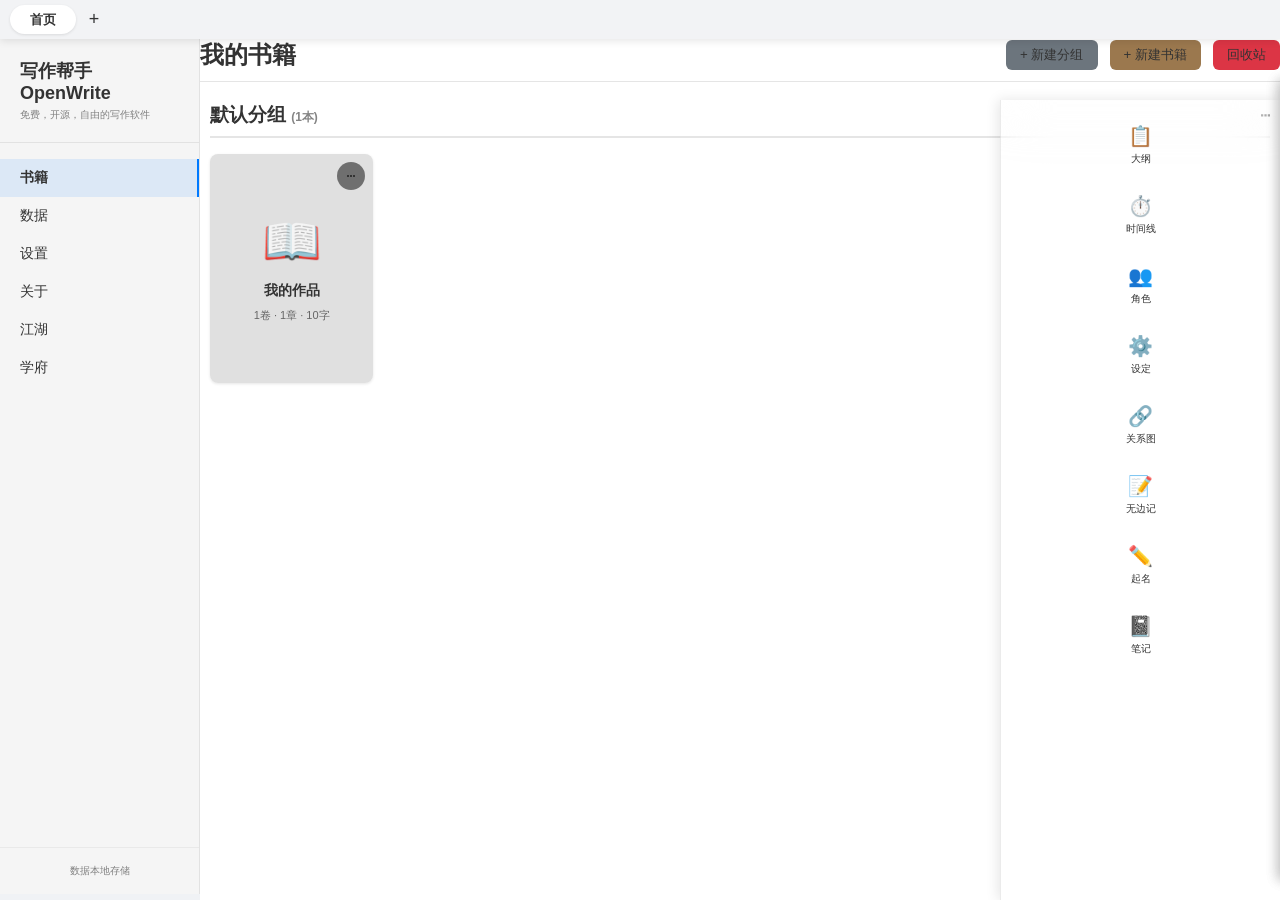
<file: index.html>
<!DOCTYPE html>
<html lang="zh-CN">
<head>
    <meta charset="UTF-8">
    <meta name="viewport" content="width=device-width, initial-scale=1.0">
    <title>写作帮手OpenWrite - 自由的写作软件</title>
    <link rel="stylesheet" href="css/style.css">
    <link rel="stylesheet" href="themes/default.css" id="themeStyle">
</head>
<body>
<div class="app-container">
    <!-- 顶部标签栏 -->
    <div class="tabs-container" id="tabsContainer">
        <div class="tab active" data-tab="home">
            <span class="tab-title">首页</span>
        </div>
        <button class="new-tab-btn" id="newTabBtn">+</button>
    </div>

    <!-- 一级菜单栏 -->
    <div class="main-toolbar" id="mainToolbar">
        <button class="toolbar-btn" data-action="import">导入</button>
        <button class="toolbar-btn" data-action="fullscreen">全屏</button>
        <button class="toolbar-btn" data-action="theme">主题</button>
        <button class="toolbar-btn" data-action="font">字体</button>
        <button class="toolbar-btn" data-action="format">排版</button>
        <button class="toolbar-btn" data-action="find">查找替换</button>
        <button class="toolbar-btn" data-action="proofread">校对</button>
        <button class="toolbar-btn" data-action="dual">双栏</button>
        <button class="toolbar-btn" data-action="seclusion">闭关</button>
        <button class="toolbar-btn" data-action="memo">备忘录</button>
        <button class="toolbar-btn" data-action="save">保存</button>
        <button class="toolbar-btn" data-action="export">导出</button>
        <button class="toolbar-btn" data-action="sidebar">边栏</button>
    </div>

    <!-- 主内容区 -->
    <div class="main-wrapper">
        <!-- 左侧菜单 -->
        <div class="sidebar-menu" id="sidebarMenu">
            <div class="logo-area">
                <h3>写作帮手OpenWrite</h3>
                <p class="slogan">免费，开源，自由的写作软件</p>
            </div>
            <nav class="menu-nav">
                <button class="menu-item active" data-page="books">书籍</button>
                <button class="menu-item" data-page="stats">数据</button>
                <button class="menu-item" data-page="settings">设置</button>
                <button class="menu-item" data-page="about">关于</button>
                <button class="menu-item" data-page="jianghu">江湖</button>
                <button class="menu-item" data-page="xuefu">学府</button>
            </nav>
            <div class="menu-footer">数据本地存储</div>
        </div>

        <!-- 右侧内容区 -->
        <div class="main-content">
            <div class="pages-container" id="pagesContainer">
                <!-- 首页 - 书籍管理 -->
                <div class="page active" data-page="home">
                    <div class="books-header">
                        <h2>我的书籍</h2>
                        <div class="books-header-buttons">
                            <button id="newGroupBtn" class="btn-secondary">+ 新建分组</button>
                            <button id="newBookBtn" class="btn-primary">+ 新建书籍</button>
                            <button id="trashBtn" class="btn-danger">回收站</button>
                        </div>
                    </div>
                    <div id="booksContainer" class="books-container"></div>
                </div>

                <!-- 数据统计页面 -->
                <div class="page" data-page="stats" style="overflow:auto; padding:0; background:#e9e3d7;">
                    <iframe src="stats.html" style="width:100%; height:100%; border:none;"></iframe>
                </div>

                <!-- 设置页面 -->
                <div class="page" data-page="settings">
                    <div class="settings-container" id="settingsContainer"></div>
                </div>

                <!-- 关于页面 -->
                <div class="page" data-page="about">
                    <div class="about-content">
                        <h2>📝 写作帮手 OpenWrite</h2>
                        <p>免费，开源，自由的写作软件</p>
                        <p>软件官网 openwrite.team</p>
                        <p>版本 0.3.7 发布前瞻版</p>
                        <p>GitHub: <a href="https://github.com/likeweixue/openwrite" target="_blank">https://github.com/likeweixue/openwrite</a></p>
                    </div>
                </div>

                <!-- 江湖页面 -->
                <div class="page" data-page="jianghu"><div id="jianghuContainer"></div></div>

                <!-- 学府页面 -->
                <div class="page" data-page="xuefu"><div id="xuefuContainer"></div></div>
            </div>
        </div>
    </div>
</div>

<!-- 图片压缩函数 -->
<script>
function compressImage(file, maxWidth, maxHeight, quality, callback) {
    var reader = new FileReader();
    reader.onload = function(e) {
        var img = new Image();
        img.onload = function() {
            var width = img.width;
            var height = img.height;
            var ratio = 1;
            if (width > maxWidth) ratio = maxWidth / width;
            else if (height > maxHeight) ratio = maxHeight / height;
            var newWidth = width * ratio;
            var newHeight = height * ratio;
            var canvas = document.createElement("canvas");
            canvas.width = newWidth;
            canvas.height = newHeight;
            var ctx = canvas.getContext("2d");
            ctx.drawImage(img, 0, 0, newWidth, newHeight);
            var compressedDataUrl = canvas.toDataURL("image/jpeg", quality);
            callback(compressedDataUrl);
        };
        img.src = e.target.result;
    };
    reader.readAsDataURL(file);
}

function compressAndCreateBook(name, desc, file) {
    if (file && file.size > 1024 * 1024) {
        compressImage(file, 400, 300, 0.6, function(compressedDataUrl) {
            createBookWithData(name, desc, compressedDataUrl);
        });
    } else if (file) {
        var reader = new FileReader();
        reader.onload = function(ev) { createBookWithData(name, desc, ev.target.result); };
        reader.readAsDataURL(file);
    } else {
        createBookWithData(name, desc, null);
    }
}

function compressAndSaveBook(bookId, name, desc, file) {
    if (file && file.size > 1024 * 1024) {
        compressImage(file, 400, 300, 0.6, function(compressedDataUrl) {
            saveBookWithCover(bookId, name, desc, compressedDataUrl);
        });
    } else if (file) {
        var reader = new FileReader();
        reader.onload = function(ev) { saveBookWithCover(bookId, name, desc, ev.target.result); };
        reader.readAsDataURL(file);
    } else {
        saveBookWithCover(bookId, name, desc, null);
    }
}
</script>

<!-- JS 文件 -->
<script src="js/data.js"></script>
<script src="js/ui.js"></script>
<script src="js/books.js"></script>
<script src="js/settings.js"></script>
<script src="js/jianghu.js"></script>
<script src="js/xuefu.js"></script>
<script src="js/toolbar.js"></script>
<script src="js/app.js"></script>
<script src="js/sidebar.js"></script>

<!-- 内联脚本 -->
<script>
// 在关于页面添加感谢名单和寄语
setTimeout(function() {
    var aboutPage = document.querySelector('.page[data-page="about"] .about-content');
    if (aboutPage && !document.querySelector('.thanks-list')) {
        var thanksHtml = '<div style="margin-top: 30px; padding-top: 20px; border-top: 1px solid rgba(0,0,0,0.1);">' +
            '<h3>感谢以下作者</h3>' +
            '<p style="font-size: 14px; line-height: 1.8;">风吹屁屁凉，泽墨川，【女频写手】长兮常相忆，读者读者读者读者读者读者读者读者作者男生，岚音</p>' +
            '</div>' +
            '<div style="margin-top: 20px; padding-top: 20px; border-top: 1px solid rgba(0,0,0,0.1);">' +
            '<h3>写作帮手寄语</h3>' +
            '<p style="font-size: 14px; line-height: 1.8; text-align: left;">这里借用马克·扎克伯格（Facebook 创始人）的话，想法一开始并不是完美的，没有人一开始就会，都是在做的过程中不断遇到与解决问题，我们要做的是迈出第一步，所以，开始书写故事吧！</p>' +
            '</div>';
        aboutPage.insertAdjacentHTML('beforeend', thanksHtml);
    }
}, 500);

// 新建书籍面板函数
function openNewBookPanelV2() {
    document.getElementById('newBookSlidePanelV2').classList.add('open');
    document.getElementById('newBookNameV2').value = '';
    document.getElementById('newBookDescV2').value = '';
    document.getElementById('newBookCoverV2').value = '';
    document.getElementById('newBookCoverPreviewV2').style.backgroundImage = '';
}

function closeNewBookPanelV2() {
    document.getElementById('newBookSlidePanelV2').classList.remove('open');
}

function createNewBookV2() {
    var name = document.getElementById('newBookNameV2').value.trim();
    if (!name) { alert('请输入书籍名称'); return; }
    var desc = document.getElementById('newBookDescV2').value;
    var coverFile = document.getElementById('newBookCoverV2').files[0];
    compressAndCreateBook(name, desc, coverFile);
}

function createBookWithData(name, desc, cover) {
    var defaultGroup = groups.find(function(g) { return g.name === '默认分组'; });
    var groupId = defaultGroup ? defaultGroup.id : 'default';
    var newChapter = new Chapter(Date.now(), '第一章', '<p></p>');
    var newVolume = new Volume(Date.now(), '第一卷', [newChapter]);
    var newBook = new Book(Date.now(), name, [newVolume]);
    newBook.groupId = groupId;
    newBook.desc = desc || '';
    if (cover) newBook.cover = cover;
    books.push(newBook);
    saveAllData();
    renderBooks();
    closeNewBookPanelV2();
    openBookTab(newBook.id);
    alert('书籍《' + name + '》创建成功');
}

// 新建分组面板函数
function openNewGroupPanelV2() {
    document.getElementById('newGroupSlidePanelV2').classList.add('open');
    document.getElementById('newGroupNameV2').value = '';
}

function closeNewGroupPanelV2() {
    document.getElementById('newGroupSlidePanelV2').classList.remove('open');
}

function createNewGroupV2() {
    var name = document.getElementById('newGroupNameV2').value.trim();
    if (!name) { alert('请输入分组名称'); return; }
    groups.push({ id: Date.now().toString(), name: name });
    saveGroups();
    renderBooks();
    closeNewGroupPanelV2();
    alert('分组"' + name + '"创建成功');
}

// 重新绑定新建书籍和新建分组按钮
document.getElementById('newBookBtn').onclick = openNewBookPanelV2;
document.getElementById('newGroupBtn').onclick = openNewGroupPanelV2;
document.getElementById('confirmNewBookBtnV2').onclick = createNewBookV2;
document.getElementById('confirmNewGroupBtnV2').onclick = createNewGroupV2;

// 封面预览
document.getElementById('newBookCoverV2').onchange = function(e) {
    var file = e.target.files[0];
    if (file) {
        var reader = new FileReader();
        reader.onload = function(ev) {
            document.getElementById('newBookCoverPreviewV2').style.backgroundImage = 'url(' + ev.target.result + ')';
        };
        reader.readAsDataURL(file);
    }
};
</script>

<!-- 新建书籍右侧滑出面板 -->
<div id="newBookSlidePanelV2" class="right-slide-panel">
    <div class="right-slide-panel-header">
        <h3>新建书籍</h3>
        <button class="right-slide-panel-close" onclick="closeNewBookPanelV2()">✕</button>
    </div>
    <div class="right-slide-panel-content">
        <input type="text" id="newBookNameV2" placeholder="书籍名称" style="width:100%; padding:12px; margin-bottom:16px; border:1px solid #ddd; border-radius:8px; font-size:14px;">
        <textarea id="newBookDescV2" rows="4" placeholder="书籍简介（可选）" style="width:100%; padding:12px; margin-bottom:16px; border:1px solid #ddd; border-radius:8px; resize:vertical; font-size:14px;"></textarea>
        <div style="margin-bottom:16px;">
            <label style="display:block; margin-bottom:8px; font-size:13px; color:#666;">书籍封面（可选）</label>
            <input type="file" id="newBookCoverV2" accept="image/*" style="margin-bottom:8px;">
            <div id="newBookCoverPreviewV2" style="width:100%; height:120px; background:#f5f5f5; border-radius:8px; background-size:cover; background-position:center; border:1px solid #ddd;"></div>
        </div>
        <button id="confirmNewBookBtnV2" class="btn-primary" style="width:100%; padding:12px; font-size:14px;">创建书籍</button>
    </div>
</div>

<!-- 新建分组右侧滑出面板 -->
<div id="newGroupSlidePanelV2" class="right-slide-panel">
    <div class="right-slide-panel-header">
        <h3>新建分组</h3>
        <button class="right-slide-panel-close" onclick="closeNewGroupPanelV2()">✕</button>
    </div>
    <div class="right-slide-panel-content">
        <input type="text" id="newGroupNameV2" placeholder="分组名称" style="width:100%; padding:12px; margin-bottom:20px; border:1px solid #ddd; border-radius:8px; font-size:14px;">
        <button id="confirmNewGroupBtnV2" class="btn-primary" style="width:100%; padding:12px; font-size:14px;">创建分组</button>
    </div>
</div>

</body>
</html>
</file>
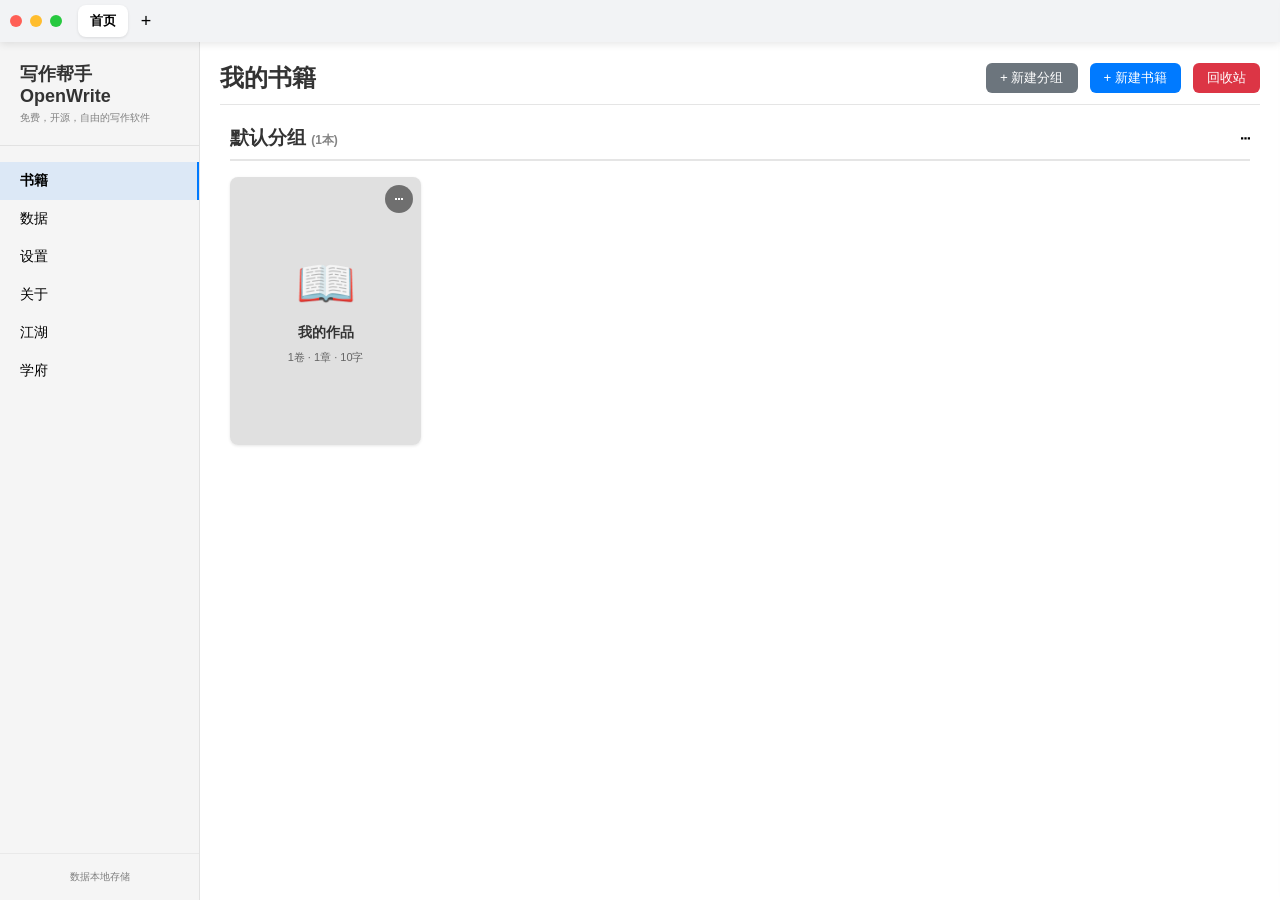
<file: v0.3.0/index.html>
<!DOCTYPE html>
<html lang="zh-CN">
<head>
    <meta charset="UTF-8">
    <meta name="viewport" content="width=device-width, initial-scale=1.0">
    <title>写作帮手OpenWrite - 自由的写作软件</title>
    <link rel="stylesheet" href="css/style.css">
    <link rel="stylesheet" href="themes/default.css" id="themeStyle">
</head>
<body>
<div class="app-container">
    <!-- 顶部标签栏 -->
    <div class="tabs-container" id="tabsContainer">
        <div class="window-controls">
            <div class="window-btn close" title="关闭"></div>
            <div class="window-btn minimize" title="最小化"></div>
            <div class="window-btn maximize" title="最大化"></div>
        </div>
        <div class="tab active" data-tab="home">
            <span class="tab-title">首页</span>
        </div>
        <button class="new-tab-btn" id="newTabBtn">+</button>
    </div>

    <!-- 一级菜单栏 -->
    <div class="main-toolbar" id="mainToolbar">
        <button class="toolbar-btn" data-action="import">导入</button>
        <button class="toolbar-btn" data-action="fullscreen">全屏</button>
        <button class="toolbar-btn" data-action="theme">主题</button>
        <button class="toolbar-btn" data-action="font">字体</button>
        <button class="toolbar-btn" data-action="format">排版</button>
        <button class="toolbar-btn" data-action="find">查找替换</button>
        <button class="toolbar-btn" data-action="proofread">校对</button>
        <button class="toolbar-btn" data-action="namegen">起名</button>
        <button class="toolbar-btn" data-action="dual">双栏</button>
        <button class="toolbar-btn" data-action="seclusion">闭关</button>
        <button class="toolbar-btn" data-action="notes">笔记</button>
        <button class="toolbar-btn" data-action="save">保存</button>
        <button class="toolbar-btn" data-action="export">导出</button>
        <button class="toolbar-btn" data-action="sidebar">边栏</button>
    </div>

    <!-- 主内容区 -->
    <div class="main-wrapper">
        <!-- 左侧菜单 -->
        <div class="sidebar-menu" id="sidebarMenu">
            <div class="logo-area">
                <h3>写作帮手OpenWrite</h3>
                <p class="slogan">免费，开源，自由的写作软件</p>
            </div>
            <nav class="menu-nav">
                <button class="menu-item active" data-page="books">书籍</button>
                <button class="menu-item" data-page="stats">数据</button>
                <button class="menu-item" data-page="settings">设置</button>
                <button class="menu-item" data-page="about">关于</button>
                <button class="menu-item" data-page="jianghu">江湖</button>
                <button class="menu-item" data-page="xuefu">学府</button>
            </nav>
            <div class="menu-footer">数据本地存储</div>
        </div>

        <!-- 右侧内容区 -->
        <div class="main-content">
            <div class="pages-container" id="pagesContainer">
                <!-- 首页 - 书籍管理 -->
                <div class="page active" data-page="home">
                    <div class="books-header">
                        <h2>我的书籍</h2>
                        <div class="books-header-buttons">
                            <button id="newGroupBtn" class="btn-secondary">+ 新建分组</button>
                            <button id="newBookBtn" class="btn-primary">+ 新建书籍</button>
                            <button id="trashBtn" class="btn-danger">回收站</button>
                        </div>
                    </div>
                    <div id="booksContainer" class="books-container"></div>
                </div>

                <!-- 数据统计页面 -->
                <div class="page" data-page="stats">
                    <div class="stats-container" id="statsContainer">
                        <div class="stats-cards">
                            <div class="stat-card"><h3>今日</h3><p class="stat-number" id="todayWords">0</p></div>
                            <div class="stat-card"><h3>本周</h3><p class="stat-number" id="weekWords">0</p></div>
                            <div class="stat-card"><h3>本月</h3><p class="stat-number" id="monthWords">0</p></div>
                            <div class="stat-card"><h3>总计</h3><p class="stat-number" id="totalWords">0</p></div>
                        </div>
                    </div>
                </div>

                <!-- 设置页面 -->
                <div class="page" data-page="settings">
                    <div class="settings-container" id="settingsContainer"></div>
                </div>

                <!-- 关于页面 -->
                <div class="page" data-page="about">
                    <div class="about-content">
                        <h2> 写作帮手 OpenWrite</h2>
                        <p>免费，开源，自由的写作软件</p>
                        <p>版本 0.3.0 测试版&重建版</p>
                        <p>GitHub: <a href="https://github.com/likeweixue/openwrite" target="_blank">https://github.com/likeweixue/openwrite</a></p>
                    </div>
                </div>

                <!-- 江湖页面 -->
                <div class="page" data-page="jianghu">
                    <div id="jianghuContainer"></div>
                </div>

                <!-- 学府页面 -->
                <div class="page" data-page="xuefu">
                    <div id="xuefuContainer"></div>
                </div>
            </div>
        </div>
    </div>
</div>

<!-- 新建书籍抽屉 -->
<div id="newBookDrawer" class="drawer">
    <div class="drawer-header">
        <h3>新建书籍</h3>
        <button class="close-drawer" id="closeBookDrawer">✕</button>
    </div>
    <div class="drawer-content">
        <label>书籍名称</label>
        <input type="text" id="newBookName" placeholder="请输入书籍名称">
        <button id="confirmNewBookBtn" class="btn-primary" style="width:100%; margin-top:20px;">创建书籍</button>
    </div>
</div>

<!-- 新建分组抽屉 -->
<div id="newGroupDrawer" class="drawer">
    <div class="drawer-header">
        <h3>新建分组</h3>
        <button class="close-drawer" id="closeGroupDrawer">✕</button>
    </div>
    <div class="drawer-content">
        <label>分组名称</label>
        <input type="text" id="newGroupName" placeholder="请输入分组名称">
        <button id="confirmNewGroupBtn" class="btn-primary" style="width:100%; margin-top:20px;">创建分组</button>
    </div>
</div>

<!-- 闭关面板 -->
<div id="seclusionPanel" class="seclusion-panel" style="display:none;">
    <div class="panel-header">
        <h4>闭关修炼</h4>
        <button class="close-panel" id="closeSeclusionPanel">✕</button>
    </div>
    <div class="panel-content">
        <label>目标字数：</label>
        <input type="number" id="seclusionGoal" value="3000" style="width:100%; padding:8px; margin:8px 0;">
        <label>自动出关时间（小时，0表示不限制）：</label>
        <input type="number" id="seclusionTimeout" value="0" style="width:100%; padding:8px; margin:8px 0;">
        <div id="seclusionProgress" class="seclusion-progress" style="display:none;">
            <div>当前进度：<span id="seclusionCurrent">0</span> / <span id="seclusionGoalDisplay">3000</span> 字</div>
            <div class="seclusion-progress-bar"><div class="seclusion-progress-fill" id="seclusionProgressFill"></div></div>
        </div>
        <button id="startSeclusionBtn" class="btn-primary" style="width:100%; margin-top:12px;">开始闭关</button>
        <button id="stopSeclusionBtn" class="btn-danger" style="width:100%; margin-top:8px; display:none;">结束闭关</button>
    </div>
</div>

<script src="js/data.js"></script>
<script src="js/ui.js"></script>
<script src="js/books.js"></script>
<script src="js/settings.js"></script>
<script src="js/jianghu.js"></script>
<script src="js/xuefu.js"></script>
<script src="js/toolbar.js"></script>
<script src="js/app.js"></script>
</body>
</html>
</file>
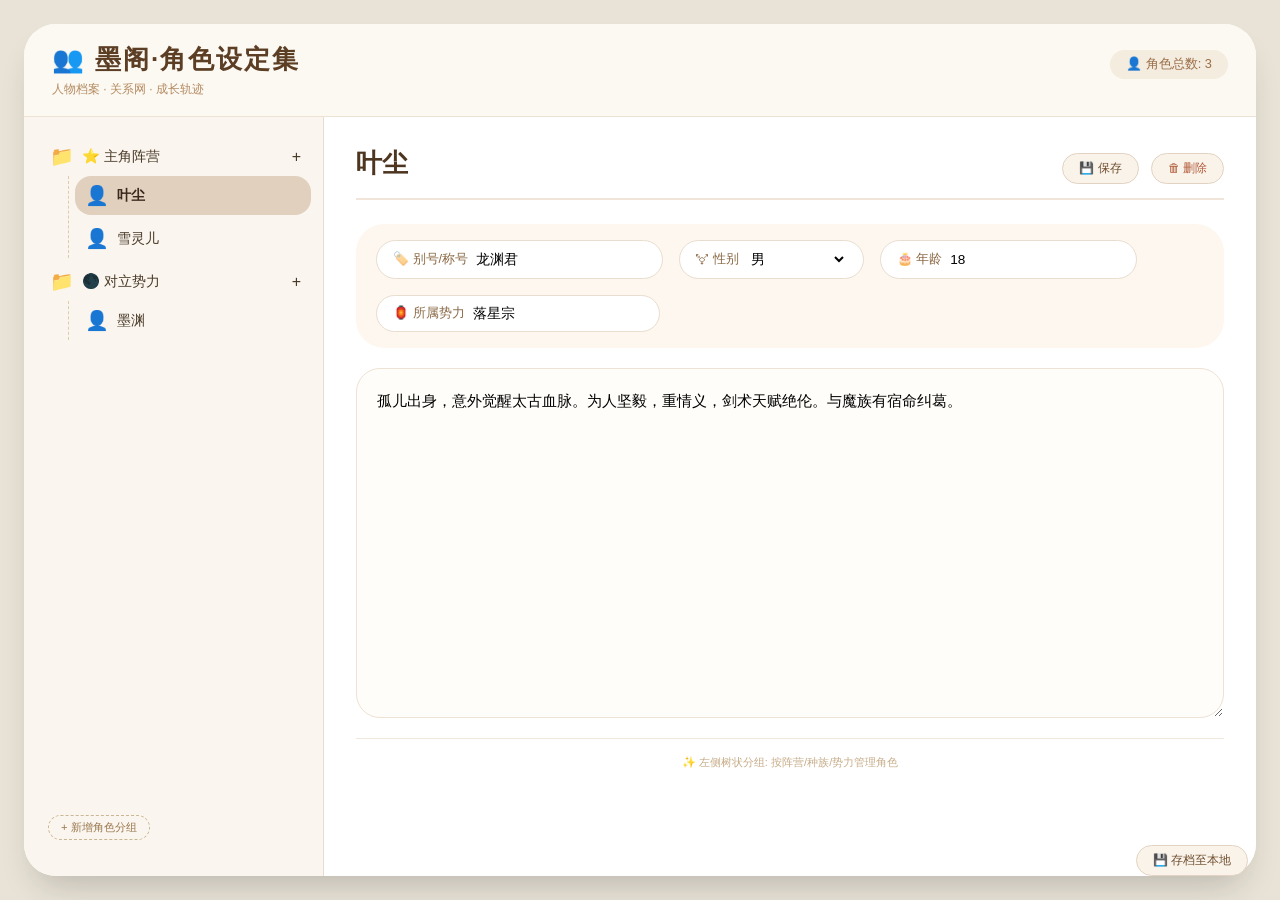
<file: characters.html>
<!DOCTYPE html>
<html lang="zh-CN">
<head>
    <meta charset="UTF-8">
    <meta name="viewport" content="width=device-width, initial-scale=1.0, user-scalable=no">
    <title>墨阁·角色设定集</title>
    <style>
        * { margin: 0; padding: 0; box-sizing: border-box; }
        body {
            background: #e9e3d7;
            font-family: 'Segoe UI', 'Noto Sans CJK SC', 'PingFang SC', Roboto, sans-serif;
            padding: 24px;
            min-height: 100vh;
        }
        .app-container {
            max-width: 1400px;
            margin: 0 auto;
            background: #fffef7;
            border-radius: 32px;
            box-shadow: 0 20px 35px -12px rgba(0,0,0,0.2);
            overflow: hidden;
            display: flex;
            flex-direction: column;
            height: calc(100vh - 48px);
            min-height: 650px;
        }
        .app-header {
            background: #fcf9f2;
            padding: 18px 28px;
            border-bottom: 1px solid #ede3d4;
            display: flex;
            justify-content: space-between;
            align-items: baseline;
            flex-wrap: wrap;
        }
        .title-section h1 { font-size: 1.6rem; font-weight: 600; color: #5c3e25; letter-spacing: 2px; }
        .title-section p { font-size: 0.75rem; color: #b48b62; margin-top: 4px; }
        .stats-badge { background: #f3ecdf; border-radius: 40px; padding: 6px 16px; font-size: 0.8rem; color: #9b6e48; }
        .main-dashboard { display: flex; flex: 1; overflow: hidden; }
        .sidebar-tree {
            width: 300px;
            background: #faf6ef;
            border-right: 1px solid #e6ddcf;
            display: flex;
            flex-direction: column;
            overflow-y: auto;
            padding: 20px 12px 20px 16px;
        }
        .tree-nav { flex: 1; }
        .tree-node { margin-bottom: 4px; user-select: none; }
        .node-header {
            display: flex;
            align-items: center;
            gap: 8px;
            padding: 8px 10px;
            border-radius: 16px;
            cursor: pointer;
            transition: 0.15s;
            color: #4a3a28;
            font-weight: 500;
        }
        .node-header:hover { background: #efe3d4; }
        .node-header.active { background: #e0d0bd; color: #3a281c; font-weight: 600; }
        .folder-icon, .file-icon { font-size: 1.2rem; width: 24px; text-align: center; }
        .node-title { flex: 1; font-size: 0.9rem; }
        .node-children { margin-left: 28px; padding-left: 6px; border-left: 1px dashed #dcccaa; display: none; }
        .node-children.open { display: block; }
        .add-btn {
            margin: 12px 0 8px 0;
            font-size: 0.7rem;
            background: none;
            border: 1px dashed #c9b692;
            border-radius: 40px;
            padding: 4px 12px;
            color: #9b784e;
            cursor: pointer;
            width: fit-content;
        }
        .editor-area {
            flex: 1;
            background: #ffffff;
            display: flex;
            flex-direction: column;
            overflow-y: auto;
            padding: 28px 32px;
        }
        .editor-header {
            display: flex;
            justify-content: space-between;
            align-items: baseline;
            border-bottom: 2px solid #f0e5d8;
            padding-bottom: 14px;
            margin-bottom: 24px;
            flex-wrap: wrap;
        }
        .editor-title { font-size: 1.6rem; font-weight: 600; color: #4d3520; background: transparent; border: none; padding: 4px 0; width: 70%; font-family: inherit; }
        .editor-title:focus { outline: none; border-bottom: 2px solid #dbbd98; }
        .tool-buttons { display: flex; gap: 12px; }
        .tool-btn { background: #faf3ea; border: 1px solid #e2d3c2; border-radius: 32px; padding: 6px 16px; font-size: 0.75rem; cursor: pointer; color: #6f4f2f; }
        .tool-btn.danger { color: #b15c3a; }
        .tool-btn:hover { background: #eddccb; }
        .char-meta {
            display: flex;
            flex-wrap: wrap;
            gap: 16px;
            margin-bottom: 20px;
            background: #fef7ef;
            padding: 16px 20px;
            border-radius: 28px;
        }
        .char-meta-item { display: flex; align-items: center; gap: 8px; background: white; padding: 4px 16px; border-radius: 40px; border: 1px solid #e8ddcf; }
        .char-meta-item label { font-weight: 500; color: #8b6946; font-size: 0.8rem; }
        .char-meta-item input, .char-meta-item select { border: none; background: transparent; padding: 6px 0; font-family: inherit; font-size: 0.85rem; outline: none; min-width: 100px; }
        .content-textarea { width: 100%; min-height: 350px; border: 1px solid #ede2d4; border-radius: 24px; padding: 20px; font-family: monospace; font-size: 0.95rem; line-height: 1.6; background: #fffdf9; }
        .footer-note { margin-top: 20px; font-size: 0.7rem; text-align: center; color: #c7ad8a; border-top: 1px solid #f1e8dd; padding-top: 16px; }
        @media (max-width: 700px) { .sidebar-tree { width: 240px; } .editor-title { font-size: 1.3rem; width: 100%; } }
    </style>
</head>
<body>
<div class="app-container">
    <div class="app-header">
        <div class="title-section"><h1>👥 墨阁·角色设定集</h1><p>人物档案 · 关系网 · 成长轨迹</p></div>
        <div class="stats-badge" id="statsBadge">👤 角色总数: 0</div>
    </div>
    <div class="main-dashboard">
        <div class="sidebar-tree">
            <div class="tree-nav" id="treeContainer"></div>
            <div style="padding:8px;"><button id="globalAddGroupBtn" class="add-btn">+ 新增角色分组</button></div>
        </div>
        <div class="editor-area">
            <div class="editor-header">
                <input type="text" id="editorTitle" class="editor-title" placeholder="角色姓名">
                <div class="tool-buttons"><button id="saveBtn" class="tool-btn">💾 保存</button><button id="deleteBtn" class="tool-btn danger">🗑 删除</button></div>
            </div>
            <div class="char-meta">
                <div class="char-meta-item"><label>🏷️ 别号/称号</label><input type="text" id="charAlias" placeholder="例: 青云剑仙"></div>
                <div class="char-meta-item"><label>⚧ 性别</label><select id="charGender"><option>男</option><option>女</option><option>中性</option><option>未知</option></select></div>
                <div class="char-meta-item"><label>🎂 年龄</label><input type="text" id="charAge" placeholder="17岁 / 千年"></div>
                <div class="char-meta-item"><label>🏮 所属势力</label><input type="text" id="charFaction" placeholder="宗门/国家"></div>
            </div>
            <textarea id="editorContent" class="content-textarea" placeholder="角色背景、性格、经历、人际关系、重要事迹……"></textarea>
            <div class="footer-note">✨ 左侧树状分组: 按阵营/种族/势力管理角色</div>
        </div>
    </div>
</div>
<script>
    let charData = { nodes: [] };
    let currentId = null;
    function initDemo() {
        if(charData.nodes.length) return;
        charData.nodes = [
            { id: "grp_main", parentId: null, type: "folder", name: "⭐ 主角阵营", order: 0, groupDesc: "天命所归" },
            { id: "char_ye", parentId: "grp_main", type: "character", name: "叶尘", order: 0, alias: "龙渊君", gender: "男", age: "18", faction: "落星宗", content: "孤儿出身，意外觉醒太古血脉。为人坚毅，重情义，剑术天赋绝伦。与魔族有宿命纠葛。" },
            { id: "char_xue", parentId: "grp_main", type: "character", name: "雪灵儿", order: 1, alias: "冰凰圣女", gender: "女", age: "17", faction: "冰雪宫", content: "表面冷若冰霜，内心善良。身怀冰凤血脉，与叶尘共历患难。" },
            { id: "grp_villain", parentId: null, type: "folder", name: "🌑 对立势力", order: 1, groupDesc: "反派/宿敌" },
            { id: "char_mo", parentId: "grp_villain", type: "character", name: "墨渊", order: 0, alias: "暗夜君主", gender: "男", age: "不详", faction: "魔渊", content: "上古魔尊转世，野心吞噬八荒。智慧深沉，亦正亦邪。" }
        ];
        sortNodes(); renderTree(); setCurrent(charData.nodes.find(n=>n.id==="char_ye")?.id); updateStat();
    }
    function sortNodes() { charData.nodes.sort((a,b)=>(a.order||0)-(b.order||0)); }
    function getChildren(pid) { return charData.nodes.filter(n=>n.parentId===pid).sort((a,b)=>(a.order||0)-(b.order||0)); }
    function renderTree() {
        const container = document.getElementById('treeContainer'); if(!container) return;
        container.innerHTML = '';
        const roots = charData.nodes.filter(n=>n.parentId===null);
        roots.forEach(root=>{ container.appendChild(createNodeElement(root)); });
        updateStat();
    }
    function createNodeElement(node) {
        const div = document.createElement('div'); div.className='tree-node'; div.dataset.id=node.id;
        const header = document.createElement('div'); header.className='node-header';
        if(currentId===node.id) header.classList.add('active');
        const icon = document.createElement('span'); icon.className='folder-icon';
        icon.innerText = node.type==='folder'?'📁':'👤';
        const titleSpan = document.createElement('span'); titleSpan.className='node-title'; titleSpan.innerText=node.name;
        header.appendChild(icon); header.appendChild(titleSpan);
        if(node.type==='folder'){
            const addBtn = document.createElement('span'); addBtn.innerText=' + '; addBtn.style.cursor='pointer'; addBtn.style.marginLeft='auto';
            addBtn.addEventListener('click',(e)=>{ e.stopPropagation(); addCharacterToGroup(node.id, node.name); });
            header.appendChild(addBtn);
        }
        header.addEventListener('click',()=>setCurrent(node.id));
        div.appendChild(header);
        const childrenDiv = document.createElement('div'); childrenDiv.className='node-children open';
        const children = getChildren(node.id);
        children.forEach(ch=>{ childrenDiv.appendChild(createNodeElement(ch)); });
        if(children.length===0 && node.type==='folder'){ let hint=document.createElement('div'); hint.style.cssText='font-size:0.7rem;color:#b29a78;padding:4px 0 8px 28px'; hint.innerText='暂无角色，点击“+”添加'; childrenDiv.appendChild(hint); }
        div.appendChild(childrenDiv);
        return div;
    }
    function addCharacterToGroup(groupId, groupName) {
        let name = prompt(`在「${groupName}」下新增角色姓名:`, "新角色");
        if(!name) return;
        let children = getChildren(groupId);
        let newId = `char_${Date.now()}_${Math.random()}`;
        charData.nodes.push({ id: newId, parentId: groupId, type: "character", name: name, order: children.length, alias: "", gender: "男", age: "", faction: "", content: "" });
        sortNodes(); renderTree(); setCurrent(newId);
    }
    function setCurrent(id) {
        currentId = id;
        const node = charData.nodes.find(n=>n.id===id);
        if(node && node.type==='character'){
            document.getElementById('editorTitle').value = node.name||'';
            document.getElementById('charAlias').value = node.alias||'';
            document.getElementById('charGender').value = node.gender||'男';
            document.getElementById('charAge').value = node.age||'';
            document.getElementById('charFaction').value = node.faction||'';
            document.getElementById('editorContent').value = node.content||'';
            document.querySelector('.char-meta').style.display = 'flex';
        } else if(node && node.type==='folder'){
            document.getElementById('editorTitle').value = node.name||'分组';
            document.getElementById('charAlias').value = '';
            document.getElementById('charGender').value = '男';
            document.getElementById('charAge').value = '';
            document.getElementById('charFaction').value = '';
            document.getElementById('editorContent').value = node.groupDesc||'角色分组说明';
            document.querySelector('.char-meta').style.display = 'none';
        } else { document.getElementById('editorTitle').value=''; document.getElementById('editorContent').value=''; }
        renderTree();
    }
    function saveCurrent(){
        if(!currentId) return;
        let node = charData.nodes.find(n=>n.id===currentId);
        if(node){
            node.name = document.getElementById('editorTitle').value;
            if(node.type==='character'){
                node.alias = document.getElementById('charAlias').value;
                node.gender = document.getElementById('charGender').value;
                node.age = document.getElementById('charAge').value;
                node.faction = document.getElementById('charFaction').value;
                node.content = document.getElementById('editorContent').value;
            } else {
                node.groupDesc = document.getElementById('editorContent').value;
            }
            renderTree(); alert('保存成功');
        }
    }
    function deleteCurrent(){
        if(!currentId) return;
        if(confirm('删除此项及其下所有角色？')) {
            const toDelete = [currentId];
            const collect=(pid)=>{ charData.nodes.filter(n=>n.parentId===pid).forEach(ch=>{ toDelete.push(ch.id); collect(ch.id); }); };
            collect(currentId);
            charData.nodes = charData.nodes.filter(n=>!toDelete.includes(n.id));
            if(charData.nodes.length) setCurrent(charData.nodes[0].id);
            else renderTree();
        }
    }
    function globalAddGroup(){
        let groupName = prompt("输入新分组名称(如: 仙门长老)", "新阵营");
        if(!groupName) return;
        let newId = `grp_${Date.now()}`;
        charData.nodes.push({ id: newId, parentId: null, type: "folder", name: groupName, order: charData.nodes.filter(n=>!n.parentId).length, groupDesc: "" });
        sortNodes(); renderTree(); setCurrent(newId);
    }
    function updateStat(){ document.getElementById('statsBadge').innerHTML = `👤 角色总数: ${charData.nodes.filter(n=>n.type==='character').length}`; }
    function saveToLocal(){ localStorage.setItem('character_manager', JSON.stringify(charData.nodes)); alert('角色集已保存'); }
    function loadLocal(){ let raw = localStorage.getItem('character_manager'); if(raw){ charData.nodes = JSON.parse(raw); sortNodes(); renderTree(); setCurrent(charData.nodes.find(n=>n.type==='character')?.id); } else initDemo(); }
    document.getElementById('saveBtn').addEventListener('click',saveCurrent);
    document.getElementById('deleteBtn').addEventListener('click',deleteCurrent);
    document.getElementById('globalAddGroupBtn').addEventListener('click',globalAddGroup);
    let saveAll=document.createElement('button'); saveAll.innerText='💾 存档至本地'; saveAll.className='tool-btn'; saveAll.style.position='fixed'; saveAll.style.bottom='24px'; saveAll.style.right='32px'; saveAll.style.zIndex='100'; saveAll.addEventListener('click',saveToLocal); document.body.appendChild(saveAll);
    loadLocal();
</script>
</body>
</html>
</file>
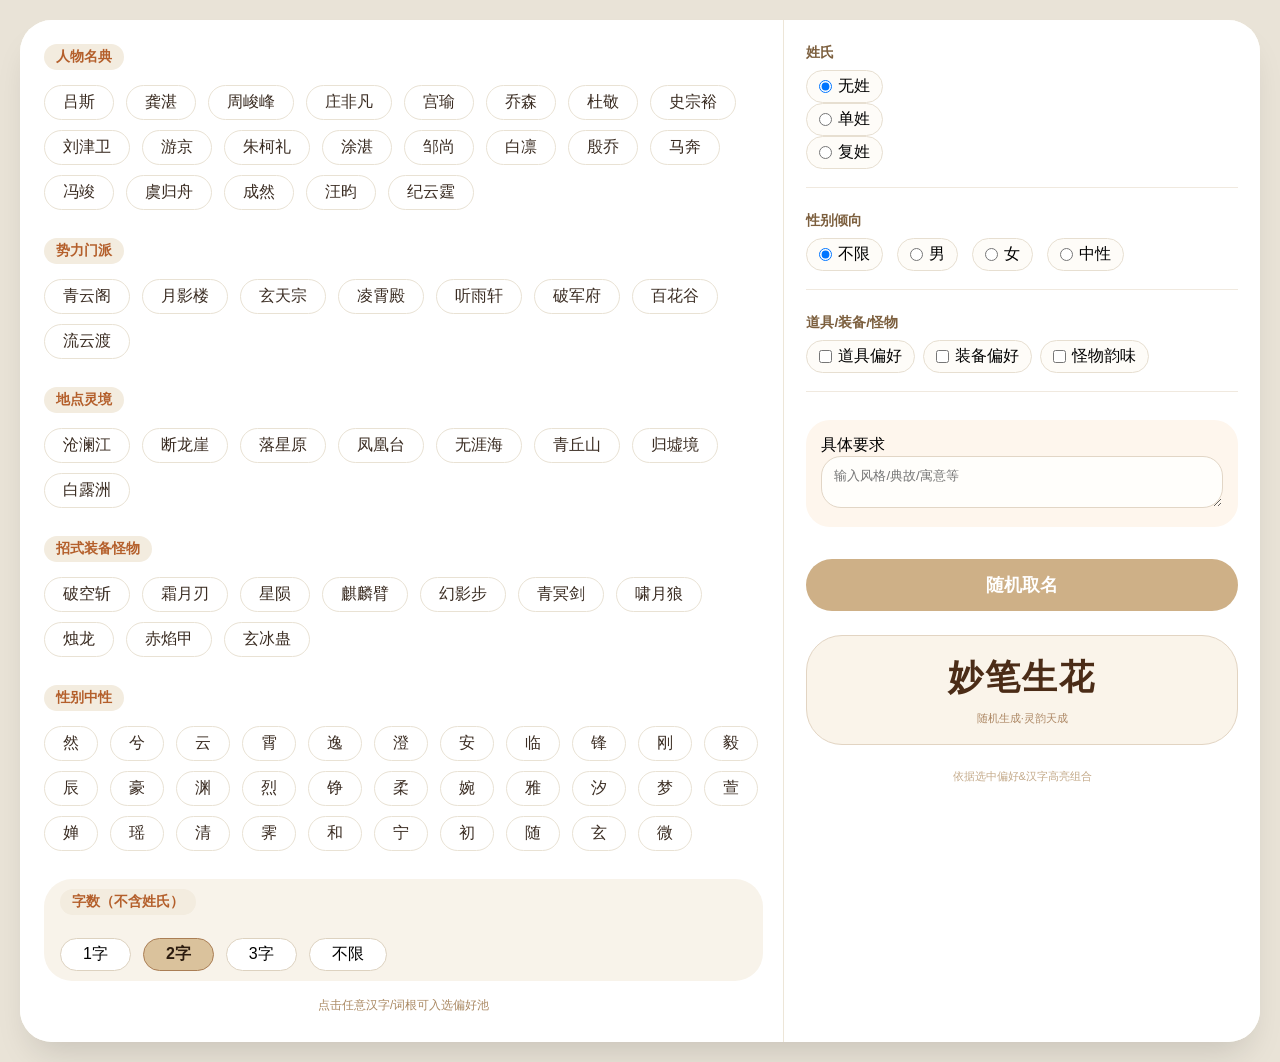
<file: namegen.html>
<!DOCTYPE html>
<html lang="zh-CN">
<head>
    <meta charset="UTF-8">
    <meta name="viewport" content="width=device-width, initial-scale=1.0, user-scalable=no">
    <title>妙笔·汉字组合生成器</title>
    <style>
        * { margin: 0; padding: 0; box-sizing: border-box; user-select: none; }
        body { background: #e9e3d7; display: flex; justify-content: center; align-items: center; min-height: 100vh; font-family: 'Segoe UI', 'Noto Sans CJK SC', 'PingFang SC', Roboto, sans-serif; padding: 20px; }
        .generator { max-width: 1300px; width: 100%; background: #fffef7; border-radius: 32px; box-shadow: 0 20px 35px -12px rgba(0,0,0,0.15); overflow: hidden; }
        .main-layout { display: flex; flex-wrap: wrap; }
        .left-panel { flex: 2; min-width: 280px; background: #ffffff; padding: 24px 20px 28px 24px; border-right: 1px solid #ede6d8; }
        .right-panel { flex: 1.2; min-width: 260px; background: #ffffff; padding: 24px 22px 28px 22px; display: flex; flex-direction: column; gap: 24px; }
        .category-block { margin-bottom: 28px; }
        .category-title { font-size: 0.85rem; font-weight: 600; color: #b45f2b; background: #f3ecdf; display: inline-block; padding: 4px 12px; border-radius: 30px; margin-bottom: 15px; }
        .chars-grid { display: flex; flex-wrap: wrap; gap: 10px 12px; }
        .char-item { background: white; border: 1px solid #e9e2d4; border-radius: 40px; padding: 6px 18px; font-size: 1rem; font-weight: 500; color: #3a2c22; cursor: pointer; transition: all 0.2s ease; }
        .char-item:hover { background: #f9eedd; border-color: #d1b48c; transform: translateY(-1px); }
        .char-item.selected { background: #e8d9c6; border-color: #bc8f6b; color: #4c2e1a; font-weight: 600; }
        .word-length-group { background: #f8f3ea; border-radius: 28px; padding: 10px 16px; margin-top: 12px; }
        .length-buttons { display: flex; gap: 12px; flex-wrap: wrap; margin-top: 8px; }
        .len-btn { background: white; border: 1px solid #ddd2c0; border-radius: 32px; padding: 5px 22px; cursor: pointer; }
        .len-btn.active { background: #dac29c; border-color: #aa7e55; color: #2c1c0f; font-weight: 600; }
        .param-row { display: flex; flex-direction: column; gap: 8px; border-bottom: 1px solid #f0e9df; padding-bottom: 18px; }
        .param-label { font-weight: 600; color: #7c5f3e; font-size: 0.85rem; }
        .inline-options { display: flex; flex-wrap: wrap; gap: 14px; }
        .radio-label { display: flex; align-items: center; gap: 6px; background: #fefcf8; padding: 5px 12px; border-radius: 40px; border: 1px solid #e7dfd1; cursor: pointer; }
        .surname-area { display: flex; gap: 12px; flex-wrap: wrap; align-items: center; }
        .custom-surname { display: flex; align-items: center; gap: 8px; }
        .custom-surname input { border: 1px solid #ddd0be; border-radius: 40px; padding: 8px 12px; width: 120px; outline: none; }
        .requirement-area { background: #fef6ed; border-radius: 24px; padding: 15px; margin-top: 4px; }
        .req-textarea { width: 100%; border: 1px solid #e2d6c6; border-radius: 20px; padding: 10px 12px; font-family: inherit; resize: vertical; background: #fffefb; }
        .random-btn { background: #ceb087; border: none; padding: 14px 0; font-size: 1.1rem; font-weight: bold; color: white; border-radius: 48px; cursor: pointer; margin-top: 8px; }
        .random-btn:hover { background: #b78c62; transform: scale(0.98); }
        .result-card { background: #faf4ea; border-radius: 36px; padding: 18px 20px; text-align: center; border: 1px solid #e2d4c2; }
        .result-name { font-size: 2.2rem; font-weight: 800; letter-spacing: 2px; color: #4b2c17; }
        .extra-tip { font-size: 0.7rem; color: #ad8865; margin-top: 10px; }
        @media (max-width: 780px) { .main-layout { flex-direction: column; } .left-panel { border-right: none; border-bottom: 1px solid #ede6d8; } .result-name { font-size: 1.7rem; } }
    </style>
</head>
<body>
<div class="generator">
    <div class="main-layout">
        <div class="left-panel">
            <div class="category-block"><div class="category-title">人物名典</div><div class="chars-grid" id="personGrid"></div></div>
            <div class="category-block"><div class="category-title">势力门派</div><div class="chars-grid" id="forceGrid"></div></div>
            <div class="category-block"><div class="category-title">地点灵境</div><div class="chars-grid" id="placeGrid"></div></div>
            <div class="category-block"><div class="category-title">招式装备怪物</div><div class="chars-grid" id="specialGrid"></div></div>
            <div class="category-block"><div class="category-title">性别中性</div><div class="chars-grid" id="genderGrid"></div></div>
            <div class="word-length-group"><div class="category-title">字数（不含姓氏）</div>
                <div class="length-buttons" id="lengthGroup">
                    <div data-len="1" class="len-btn">1字</div>
                    <div data-len="2" class="len-btn active">2字</div>
                    <div data-len="3" class="len-btn">3字</div>
                    <div data-len="不限" class="len-btn">不限</div>
                </div>
            </div>
            <div style="margin-top:16px; font-size:12px; color:#ab8a64; text-align:center;">点击任意汉字/词根可入选偏好池</div>
        </div>
        <div class="right-panel">
            <div class="param-row">
                <div class="param-label">姓氏</div>
                <div class="surname-area">
                    <div class="surname-type" id="surnameTypeGroup">
                        <label class="radio-label"><input type="radio" name="surnameMode" value="none" checked> 无姓</label>
                        <label class="radio-label"><input type="radio" name="surnameMode" value="single"> 单姓</label>
                        <label class="radio-label"><input type="radio" name="surnameMode" value="double"> 复姓</label>
                    </div>
                    <div class="custom-surname" id="customSurnameDiv" style="display:none;">
                        <input type="text" id="customSurnameInput" placeholder="自定义姓氏" maxlength="4">
                    </div>
                </div>
            </div>
            <div class="param-row">
                <div class="param-label">性别倾向</div>
                <div class="inline-options" id="genderPrefer">
                    <label class="radio-label"><input type="radio" name="genderPref" value="all" checked> 不限</label>
                    <label class="radio-label"><input type="radio" name="genderPref" value="男"> 男</label>
                    <label class="radio-label"><input type="radio" name="genderPref" value="女"> 女</label>
                    <label class="radio-label"><input type="radio" name="genderPref" value="中性"> 中性</label>
                </div>
            </div>
            <div class="param-row">
                <div class="param-label">道具/装备/怪物</div>
                <div class="inline-options" id="themeCheck" style="gap:8px;">
                    <label class="radio-label"><input type="checkbox" value="道具"> 道具偏好</label>
                    <label class="radio-label"><input type="checkbox" value="装备"> 装备偏好</label>
                    <label class="radio-label"><input type="checkbox" value="怪物"> 怪物韵味</label>
                </div>
            </div>
            <div class="requirement-area">
                <div class="req-header"><span>具体要求</span></div>
                <textarea id="requirementText" rows="2" class="req-textarea" placeholder="输入风格/典故/寓意等"></textarea>
            </div>
            <button id="randomGenBtn" class="random-btn">随机取名</button>
            <div class="result-card"><div class="result-name" id="resultName">妙笔生花</div><div class="extra-tip">随机生成·灵韵天成</div></div>
            <div style="font-size:11px; text-align:center; color:#c4aa8a;">依据选中偏好&汉字高亮组合</div>
        </div>
    </div>
</div>
<script>
    const rawPersonNames = ["吕斯","龚湛","周峻峰","庄非凡","宫瑜","乔森","杜敬","史宗裕","刘津卫","游京","朱柯礼","涂湛","邹尚","白凛","殷乔","马奔","冯竣","虞归舟","成然","汪昀","纪云霆"];
    const forces = ["青云阁","月影楼","玄天宗","凌霄殿","听雨轩","破军府","百花谷","流云渡"];
    const places = ["沧澜江","断龙崖","落星原","凤凰台","无涯海","青丘山","归墟境","白露洲"];
    const specials = ["破空斩","霜月刃","星陨","麒麟臂","幻影步","青冥剑","啸月狼","烛龙","赤焰甲","玄冰蛊"];
    const genderNeutral = ["然","兮","云","霄","逸","澄","安","临"];
    const maleWords = ["锋","刚","毅","辰","豪","渊","烈","铮"];
    const femaleWords = ["柔","婉","雅","汐","梦","萱","婵","瑶"];
    const neutralWords = ["清","霁","和","宁","初","随","玄","微"];
    let allCharItems = [];
    function buildData() {
        let items = [];
        rawPersonNames.forEach(name => { items.push({ display: name, value: name, group: "person" }); });
        forces.forEach(f => { items.push({ display: f, value: f, group: "force" }); });
        places.forEach(p => { items.push({ display: p, value: p, group: "place" }); });
        specials.forEach(s => { items.push({ display: s, value: s, group: "special" }); });
        genderNeutral.forEach(gn => { items.push({ display: gn, value: gn, group: "gender" }); });
        maleWords.forEach(mw => { items.push({ display: mw, value: mw, group: "gender" }); });
        femaleWords.forEach(fw => { items.push({ display: fw, value: fw, group: "gender" }); });
        neutralWords.forEach(nw => { items.push({ display: nw, value: nw, group: "gender" }); });
        return items;
    }
    allCharItems = buildData();
    let selectedItemsSet = new Set();
    function renderLeftPanels() {
        const personGrid = document.getElementById('personGrid');
        const forceGrid = document.getElementById('forceGrid');
        const placeGrid = document.getElementById('placeGrid');
        const specialGrid = document.getElementById('specialGrid');
        const genderGrid = document.getElementById('genderGrid');
        personGrid.innerHTML = forceGrid.innerHTML = placeGrid.innerHTML = specialGrid.innerHTML = genderGrid.innerHTML = '';
        allCharItems.forEach(item => {
            const span = document.createElement('span');
            span.className = 'char-item';
            if (selectedItemsSet.has(item.value)) span.classList.add('selected');
            span.textContent = item.display;
            span.onclick = () => {
                if (selectedItemsSet.has(item.value)) { selectedItemsSet.delete(item.value); span.classList.remove('selected'); }
                else { selectedItemsSet.add(item.value); span.classList.add('selected'); }
            };
            if (item.group === "person") personGrid.appendChild(span);
            else if (item.group === "force") forceGrid.appendChild(span);
            else if (item.group === "place") placeGrid.appendChild(span);
            else if (item.group === "special") specialGrid.appendChild(span);
            else if (item.group === "gender") genderGrid.appendChild(span);
        });
    }
    let selectedLength = "2";
    let surnameMode = "none";
    let customSurname = "";
    let genderPref = "all";
    let themePrefs = { 道具: false, 装备: false, 怪物: false };
    let chanceLeft = 666;
    function generateName() {
        let finalNameLen = selectedLength === "1" ? 1 : (selectedLength === "2" ? 2 : (selectedLength === "3" ? 3 : Math.floor(Math.random() * 3) + 1));
        let candidatePool = selectedItemsSet.size > 0 ? Array.from(selectedItemsSet) : allCharItems.map(item => item.value);
        if (candidatePool.length === 0) candidatePool = ["云","风","逸","远","清","明"];
        let genderFilteredPool = [...candidatePool];
        if (genderPref !== "all") {
            let preferredGenderChars = genderPref === "男" ? maleWords.concat(["锋","刚","毅","辰","豪","渊","烈","铮"]) : (genderPref === "女" ? femaleWords.concat(["柔","婉","雅","汐","梦","萱","婵","瑶"]) : neutralWords.concat(genderNeutral));
            let matched = candidatePool.filter(v => preferredGenderChars.some(pc => v.includes(pc) || pc === v));
            if (matched.length > 0) genderFilteredPool = matched;
        }
        let themeExtra = [];
        if (themePrefs.道具) themeExtra.push("珠","玉","环","铃","伞","笛","扇");
        if (themePrefs.装备) themeExtra.push("剑","刀","甲","铠","弓","盾","枪");
        if (themePrefs.怪物) themeExtra.push("煞","魇","妖","魔","兽","鬼","狰");
        let finalPool = [...genderFilteredPool, ...themeExtra];
        if(finalPool.length === 0) finalPool = candidatePool;
        let nameBody = "";
        for(let i=0; i<finalNameLen; i++) {
            let randChar = finalPool[Math.floor(Math.random() * finalPool.length)];
            if (randChar.length > 1 && finalNameLen === 1) randChar = randChar[0];
            else if (randChar.length > 2) randChar = randChar.substring(0,2);
            nameBody += randChar;
        }
        if(nameBody.length > finalNameLen) nameBody = nameBody.slice(0, finalNameLen);
        let fullName = "";
        if (surnameMode === "single") {
            let defaultSingle = ["李","王","张","刘","陈","赵","周","吴","郑"];
            let surname = (customSurname && customSurname.trim()) ? customSurname.trim().slice(0,2) : defaultSingle[Math.floor(Math.random() * defaultSingle.length)];
            fullName = surname + nameBody;
        } else if (surnameMode === "double") {
            let defaultDouble = ["欧阳","慕容","上官","诸葛","司徒","令狐"];
            let surname = (customSurname && customSurname.trim()) ? customSurname.trim().slice(0,2) : defaultDouble[Math.floor(Math.random() * defaultDouble.length)];
            fullName = surname + nameBody;
        } else {
            fullName = nameBody;
        }
        if(chanceLeft > 0) { chanceLeft--; document.getElementById('chanceCounter').innerText = chanceLeft; }
        return fullName;
    }
    function updateResult() { document.getElementById('resultName').innerText = generateName(); }
    function bindEvents() {
        document.querySelectorAll('.len-btn').forEach(btn => {
            btn.onclick = () => {
                document.querySelectorAll('.len-btn').forEach(b => b.classList.remove('active'));
                btn.classList.add('active');
                selectedLength = btn.getAttribute('data-len');
            };
        });
        document.querySelectorAll('input[name="surnameMode"]').forEach(radio => {
            radio.onchange = (e) => {
                surnameMode = e.target.value;
                document.getElementById('customSurnameDiv').style.display = (surnameMode === 'single' || surnameMode === 'double') ? 'flex' : 'none';
            };
        });
        document.getElementById('customSurnameInput').oninput = (e) => { customSurname = e.target.value; };
        document.querySelectorAll('input[name="genderPref"]').forEach(r => { r.onchange = (e) => { if(e.target.checked) genderPref = e.target.value; }; });
        document.querySelectorAll('#themeCheck input[type="checkbox"]').forEach(cb => { cb.onchange = (e) => { themePrefs[e.target.value] = e.target.checked; }; });
        document.getElementById('randomGenBtn').onclick = updateResult;
    }
    renderLeftPanels();
    bindEvents();
    updateResult();
    document.getElementById('customSurnameDiv').style.display = 'none';
    document.getElementById('chanceCounter').innerText = chanceLeft;
</script>
</body>
</html>
</file>
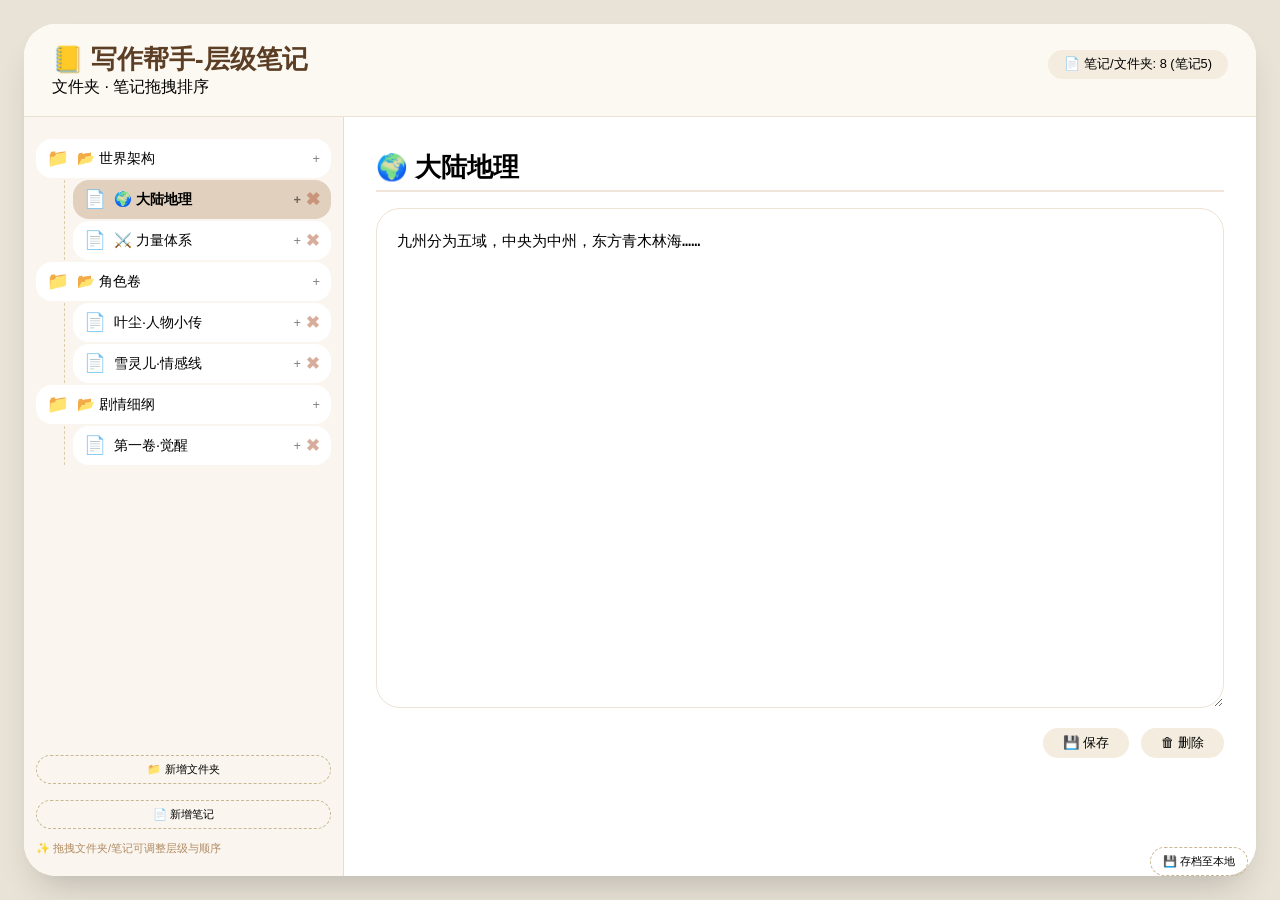
<file: notes.html>
<!DOCTYPE html>
<html lang="zh-CN">
<head>
    <meta charset="UTF-8">
    <meta name="viewport" content="width=device-width, initial-scale=1.0, user-scalable=no">
    <title>层级笔记 | 可拖拽文件夹</title>
    <style>
        * {
            margin: 0;
            padding: 0;
            box-sizing: border-box;
        }

        body {
            background: #e9e3d7;
            font-family: 'Segoe UI', 'Noto Sans CJK SC', 'PingFang SC', Roboto, sans-serif;
            padding: 24px;
            min-height: 100vh;
        }

        .app-container {
            max-width: 1400px;
            margin: 0 auto;
            background: #fffef7;
            border-radius: 32px;
            box-shadow: 0 20px 35px -12px rgba(0, 0, 0, 0.2);
            overflow: hidden;
            display: flex;
            flex-direction: column;
            height: calc(100vh - 48px);
            min-height: 650px;
        }

        .app-header {
            background: #fcf9f2;
            padding: 18px 28px;
            border-bottom: 1px solid #ede3d4;
            display: flex;
            justify-content: space-between;
            align-items: baseline;
            flex-wrap: wrap;
        }

        .title-section h1 {
            font-size: 1.6rem;
            font-weight: 600;
            color: #5c3e25;
        }

        .stats-badge {
            background: #f3ecdf;
            border-radius: 40px;
            padding: 6px 16px;
            font-size: 0.8rem;
        }

        .main-dashboard {
            display: flex;
            flex: 1;
            overflow: hidden;
        }

        /* 左侧树状笔记目录 (支持拖拽排序) */
        .notes-sidebar {
            width: 320px;
            background: #faf6ef;
            border-right: 1px solid #e6ddcf;
            display: flex;
            flex-direction: column;
            overflow-y: auto;
            padding: 20px 12px;
        }

        .tree-container {
            flex: 1;
        }

        .tree-node {
            margin: 2px 0;
            user-select: none;
        }

        .node-header {
            display: flex;
            align-items: center;
            gap: 8px;
            padding: 8px 10px;
            border-radius: 16px;
            cursor: grab;
            background: white;
            border: 1px solid transparent;
            transition: 0.1s;
        }

        .node-header:active {
            cursor: grabbing;
        }

        .node-header.drag-over {
            background: #e8dac8;
            border-color: #bc8f6b;
        }

        .node-header.selected {
            background: #e0d0bd;
            font-weight: 600;
        }

        .node-icon {
            font-size: 1.1rem;
        }

        .node-title {
            flex: 1;
            font-size: 0.9rem;
        }

        .node-actions {
            display: flex;
            gap: 6px;
            opacity: 0.5;
        }

        .node-actions span {
            cursor: pointer;
            font-size: 0.8rem;
        }

        .node-children {
            margin-left: 28px;
            padding-left: 8px;
            border-left: 1px dashed #dcccaa;
            display: none;
        }

        .node-children.open {
            display: block;
        }

        .add-btn {
            margin-top: 16px;
            font-size: 0.7rem;
            background: none;
            border: 1px dashed #c9b692;
            border-radius: 40px;
            padding: 6px 12px;
            cursor: pointer;
            text-align: center;
        }

        /* 右侧编辑器 */
        .note-editor {
            flex: 1;
            background: white;
            display: flex;
            flex-direction: column;
            padding: 28px 32px;
            overflow-y: auto;
        }

        .note-title-input {
            font-size: 1.6rem;
            font-weight: 600;
            border: none;
            background: transparent;
            padding: 8px 0;
            margin-bottom: 16px;
            border-bottom: 2px solid #f0e5d8;
            outline: none;
        }

        .note-content {
            width: 100%;
            min-height: 500px;
            border: 1px solid #ede2d4;
            border-radius: 24px;
            padding: 20px;
            font-family: monospace;
            font-size: 0.95rem;
            line-height: 1.6;
            resize: vertical;
        }

        .editor-footer {
            margin-top: 20px;
            display: flex;
            gap: 12px;
            justify-content: flex-end;
        }

        .editor-footer button {
            background: #f3ecdf;
            border: none;
            border-radius: 32px;
            padding: 6px 20px;
            cursor: pointer;
        }

        @media (max-width: 700px) {
            .notes-sidebar { width: 260px; }
        }
    </style>
</head>
<body>
<div class="app-container">
    <div class="app-header">
        <div class="title-section"><h1>📒 写作帮手-层级笔记</h1><p>文件夹 · 笔记拖拽排序</p></div>
        <div class="stats-badge" id="statsBadge">📄 笔记/文件夹: 0</div>
    </div>
    <div class="main-dashboard">
        <div class="notes-sidebar">
            <div class="tree-container" id="notesTree"></div>
            <button id="newFolderBtn" class="add-btn">📁 新增文件夹</button>
            <button id="newNoteBtn" class="add-btn">📄 新增笔记</button>
            <div style="font-size:0.7rem; margin-top:12px; color:#b08a62;">✨ 拖拽文件夹/笔记可调整层级与顺序</div>
        </div>
        <div class="note-editor">
            <input type="text" id="noteTitle" class="note-title-input" placeholder="笔记标题">
            <textarea id="noteBody" class="note-content" placeholder="书写你的灵感、设定或章节细纲……"></textarea>
            <div class="editor-footer">
                <button id="saveNoteBtn">💾 保存</button>
                <button id="deleteNoteBtn" class="delete-btn">🗑 删除</button>
            </div>
        </div>
    </div>
</div>

<script>
    // 笔记数据结构: 可嵌套，支持文件夹与笔记两种类型
    let notesData = [];  // 每个节点 { id, type, name, content, parentId, order }
    let currentNoteId = null;
    let nextId = 100;
    let draggedNode = null;

    // 示例数据
    function initDemoNotes() {
        if (notesData.length > 0) return;
        notesData = [
            { id: "f1", type: "folder", name: "📂 世界架构", content: "", parentId: null, order: 0 },
            { id: "n1", type: "note", name: "🌍 大陆地理", content: "九州分为五域，中央为中州，东方青木林海……", parentId: "f1", order: 0 },
            { id: "n2", type: "note", name: "⚔️ 力量体系", content: "灵气等级: 炼气、筑基、金丹、元婴……", parentId: "f1", order: 1 },
            { id: "f2", type: "folder", name: "📂 角色卷", content: "", parentId: null, order: 1 },
            { id: "n3", type: "note", name: "叶尘·人物小传", content: "孤儿出身，性格坚毅，背负龙渊血脉。", parentId: "f2", order: 0 },
            { id: "n4", type: "note", name: "雪灵儿·情感线", content: "冰雪宫圣女，与叶尘从相识到患难与共。", parentId: "f2", order: 1 },
            { id: "f3", type: "folder", name: "📂 剧情细纲", content: "", parentId: null, order: 2 },
            { id: "n5", type: "note", name: "第一卷·觉醒", content: "1. 古剑认主 2. 宗门试炼 3. 魔影初现", parentId: "f3", order: 0 }
        ];
        sortChildren();
        renderTree();
        updateStat();
        if (notesData.length) setCurrentNote(notesData.find(n => n.type === 'note')?.id);
    }

    function sortChildren() {
        notesData.sort((a, b) => (a.order || 0) - (b.order || 0));
    }

    function getChildren(parentId) {
        return notesData.filter(n => n.parentId === parentId).sort((a, b) => (a.order || 0) - (b.order || 0));
    }

    function renderTree() {
        const container = document.getElementById('notesTree');
        if (!container) return;
        container.innerHTML = '';
        const roots = notesData.filter(n => n.parentId === null).sort((a, b) => (a.order || 0) - (b.order || 0));
        roots.forEach(root => {
            container.appendChild(createNodeElement(root));
        });
        updateStat();
    }

    function createNodeElement(node) {
        const div = document.createElement('div');
        div.className = 'tree-node';
        div.setAttribute('data-id', node.id);
        div.setAttribute('data-type', node.type);
        div.setAttribute('draggable', 'true');

        const header = document.createElement('div');
        header.className = 'node-header';
        if (currentNoteId === node.id) header.classList.add('selected');
        header.setAttribute('data-id', node.id);

        const iconSpan = document.createElement('span');
        iconSpan.className = 'node-icon';
        iconSpan.innerText = node.type === 'folder' ? '📁' : '📄';

        const titleSpan = document.createElement('span');
        titleSpan.className = 'node-title';
        titleSpan.innerText = node.name;

        const actions = document.createElement('div');
        actions.className = 'node-actions';
        const addChild = document.createElement('span');
        addChild.innerText = '+';
        addChild.title = '在此下新增';
        addChild.addEventListener('click', (e) => {
            e.stopPropagation();
            promptAddChild(node.id);
        });
        actions.appendChild(addChild);
        if (node.type !== 'folder') {
            const delIcon = document.createElement('span');
            delIcon.innerText = '✖';
            delIcon.style.color = '#b15c3a';
            delIcon.addEventListener('click', (e) => {
                e.stopPropagation();
                if (confirm(`删除「${node.name}」?`)) deleteNodeById(node.id);
            });
            actions.appendChild(delIcon);
        }

        header.appendChild(iconSpan);
        header.appendChild(titleSpan);
        header.appendChild(actions);

        // 拖拽事件
        header.draggable = true;
        header.addEventListener('dragstart', (e) => {
            draggedNode = { id: node.id, type: node.type };
            e.dataTransfer.setData('text/plain', node.id);
            e.dataTransfer.effectAllowed = 'move';
        });
        header.addEventListener('dragover', (e) => {
            e.preventDefault();
            e.dataTransfer.dropEffect = 'move';
            header.classList.add('drag-over');
        });
        header.addEventListener('dragleave', () => {
            header.classList.remove('drag-over');
        });
        header.addEventListener('drop', (e) => {
            e.preventDefault();
            header.classList.remove('drag-over');
            if (!draggedNode) return;
            if (draggedNode.id === node.id) return;
            // 移动节点: 改变 parentId 以及顺序
            const targetNode = node;
            const sourceNode = notesData.find(n => n.id === draggedNode.id);
            if (!sourceNode) return;

            // 检查是否将父节点移动到子节点内 (避免循环)
            if (sourceNode.type === 'folder' && targetNode.type === 'folder') {
                let temp = targetNode;
                let isChild = false;
                while (temp) {
                    if (temp.id === sourceNode.id) { isChild = true; break; }
                    temp = notesData.find(n => n.id === temp.parentId);
                }
                if (isChild) { alert('不能将文件夹移动到自己的子级中'); draggedNode = null; return; }
            }
            // 如果目标是一个文件夹，则source放入其内部成为最后一个子节点; 如果是笔记则移动到同级的前/后（插入到目标之前）
            let oldParentId = sourceNode.parentId;
            let targetParentId = (targetNode.type === 'folder') ? targetNode.id : targetNode.parentId;
            // 不允许将笔记或文件夹移动到自身内部
            if (sourceNode.id === targetParentId) return;
            sourceNode.parentId = targetParentId;
            // 重新计算顺序: 若移动到文件夹，则放在最后；若移动到同级在目标之前
            let siblings = getChildren(targetParentId);
            if (targetNode.type !== 'folder') {
                // 移动到目标笔记的同一层级，并且插入到目标笔记之前
                const targetIndex = siblings.findIndex(c => c.id === targetNode.id);
                siblings = siblings.filter(c => c.id !== sourceNode.id);
                let newOrder = 0;
                siblings.forEach((c, idx) => { if (idx === targetIndex) newOrder = idx; c.order = idx; });
                sourceNode.order = newOrder;
                siblings.splice(targetIndex, 0, sourceNode);
                siblings.forEach((c, idx) => c.order = idx);
            } else {
                // 移动到文件夹内成为最后一个
                sourceNode.order = siblings.length;
                siblings.forEach((c, idx) => c.order = idx);
            }
            sortChildren();
            renderTree();
            draggedNode = null;
            setCurrentNote(sourceNode.type === 'note' ? sourceNode.id : currentNoteId);
        });

        header.addEventListener('click', () => {
            if (node.type === 'folder') {
                // 只展开/折叠，不改变编辑器内容
                const childrenDiv = div.querySelector('.node-children');
                if (childrenDiv) childrenDiv.classList.toggle('open');
            } else {
                setCurrentNote(node.id);
            }
        });
        div.appendChild(header);

        const childrenDiv = document.createElement('div');
        childrenDiv.className = 'node-children open';
        const children = getChildren(node.id);
        children.forEach(child => {
            childrenDiv.appendChild(createNodeElement(child));
        });
        if (children.length === 0 && node.type === 'folder') {
            const emptyHint = document.createElement('div');
            emptyHint.style.fontSize = '0.7rem';
            emptyHint.style.color = '#b29a78';
            emptyHint.style.padding = '4px 0 8px 28px';
            emptyHint.innerText = '空文件夹，点击 + 添加内容';
            childrenDiv.appendChild(emptyHint);
        }
        div.appendChild(childrenDiv);
        return div;
    }

    function promptAddChild(parentId) {
        const type = confirm('添加笔记? (确定:笔记, 取消:文件夹)');
        const nodeType = type ? 'note' : 'folder';
        const name = prompt(`请输入${nodeType === 'note' ? '笔记标题' : '文件夹名称'}`, nodeType === 'note' ? '新笔记' : '新文件夹');
        if (!name) return;
        const children = getChildren(parentId);
        const newId = `n_${Date.now()}_${Math.random()}`;
        notesData.push({
            id: newId,
            type: nodeType,
            name: nodeType === 'folder' ? `📂 ${name}` : `📄 ${name}`,
            content: '',
            parentId: parentId,
            order: children.length
        });
        sortChildren();
        renderTree();
        if (nodeType === 'note') setCurrentNote(newId);
    }

    function deleteNodeById(id) {
        const toDelete = [id];
        const collect = (pid) => {
            notesData.filter(n => n.parentId === pid).forEach(ch => {
                toDelete.push(ch.id);
                collect(ch.id);
            });
        };
        collect(id);
        notesData = notesData.filter(n => !toDelete.includes(n.id));
        if (currentNoteId && toDelete.includes(currentNoteId)) currentNoteId = null;
        renderTree();
        if (currentNoteId === null && notesData.length) {
            const firstNote = notesData.find(n => n.type === 'note');
            if (firstNote) setCurrentNote(firstNote.id);
            else document.getElementById('noteTitle').value = ''; document.getElementById('noteBody').value = '';
        }
        updateStat();
    }

    function setCurrentNote(id) {
        currentNoteId = id;
        const node = notesData.find(n => n.id === id);
        if (node && node.type === 'note') {
            document.getElementById('noteTitle').value = node.name.replace(/^📄 /, '');
            document.getElementById('noteBody').value = node.content || '';
        } else {
            document.getElementById('noteTitle').value = '';
            document.getElementById('noteBody').value = '';
        }
        renderTree(); // 刷新高亮
    }

    function saveCurrentNote() {
        if (!currentNoteId) return alert('请先选择一个笔记');
        const node = notesData.find(n => n.id === currentNoteId);
        if (node && node.type === 'note') {
            const newTitle = document.getElementById('noteTitle').value.trim();
            if (newTitle) node.name = `📄 ${newTitle}`;
            node.content = document.getElementById('noteBody').value;
            renderTree();
            alert('已保存');
        } else alert('当前选中的不是笔记，无法保存内容');
    }

    function deleteCurrentNote() {
        if (!currentNoteId) return;
        if (confirm('删除当前笔记？')) deleteNodeById(currentNoteId);
    }

    function newGlobalFolder() {
        const name = prompt('文件夹名称:', '新文件夹');
        if (!name) return;
        const newId = `f_${Date.now()}`;
        const roots = notesData.filter(n => n.parentId === null);
        notesData.push({ id: newId, type: 'folder', name: `📂 ${name}`, content: '', parentId: null, order: roots.length });
        sortChildren(); renderTree();
    }

    function newGlobalNote() {
        const name = prompt('笔记标题:', '新笔记');
        if (!name) return;
        const roots = notesData.filter(n => n.parentId === null);
        const newId = `n_${Date.now()}`;
        notesData.push({ id: newId, type: 'note', name: `📄 ${name}`, content: '', parentId: null, order: roots.length });
        sortChildren(); renderTree();
        setCurrentNote(newId);
    }

    function updateStat() {
        const noteCount = notesData.filter(n => n.type === 'note').length;
        document.getElementById('statsBadge').innerHTML = `📄 笔记/文件夹: ${notesData.length} (笔记${noteCount})`;
    }

    function saveToLocal() { localStorage.setItem('hierarchy_notes', JSON.stringify(notesData)); alert('笔记已保存至本地'); }
    function loadLocal() {
        const raw = localStorage.getItem('hierarchy_notes');
        if (raw) { notesData = JSON.parse(raw); sortChildren(); renderTree(); if (notesData.length) setCurrentNote(notesData.find(n => n.type === 'note')?.id); }
        else initDemoNotes();
    }

    document.getElementById('saveNoteBtn').addEventListener('click', saveCurrentNote);
    document.getElementById('deleteNoteBtn').addEventListener('click', deleteCurrentNote);
    document.getElementById('newFolderBtn').addEventListener('click', newGlobalFolder);
    document.getElementById('newNoteBtn').addEventListener('click', newGlobalNote);
    let saveAll = document.createElement('button'); saveAll.innerText = '💾 存档至本地'; saveAll.className = 'add-btn'; saveAll.style.position = 'fixed'; saveAll.style.bottom = '24px'; saveAll.style.right = '32px'; saveAll.style.zIndex = '100'; saveAll.addEventListener('click', saveToLocal); document.body.appendChild(saveAll);

    loadLocal();
</script>
</body>
</html>
</file>
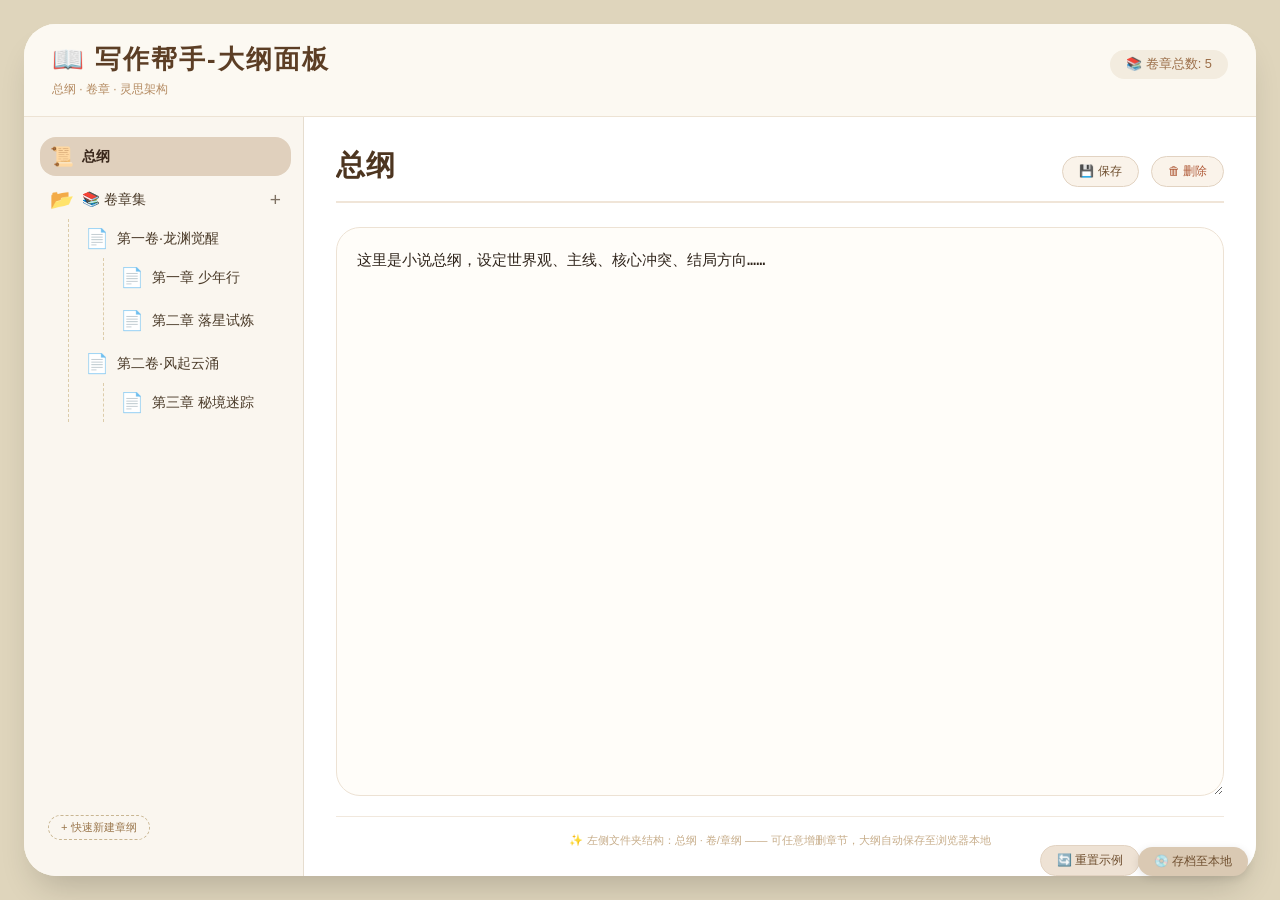
<file: outline.html>
<!DOCTYPE html>
<html lang="zh-CN">
<head>
    <meta charset="UTF-8">
    <meta name="viewport" content="width=device-width, initial-scale=1.0, user-scalable=no">
    <title>小说大纲管理</title>
    <style>
        * {
            margin: 0;
            padding: 0;
            box-sizing: border-box;
        }

        body {
            background: #dfd5bc;
            font-family: 'Segoe UI', 'Noto Sans CJK SC', 'PingFang SC', Roboto, 'Helvetica Neue', sans-serif;
            padding: 24px;
            min-height: 100vh;
        }

        /* 主容器 — 沿袭原风格，米白基调+精致阴影 */
        .outliner-app {
            max-width: 1400px;
            width: 100%;
            margin: 0 auto;
            background: #fffef7;
            border-radius: 32px;
            box-shadow: 0 20px 35px -12px rgba(0, 0, 0, 0.2);
            overflow: hidden;
            display: flex;
            flex-direction: column;
            height: calc(100vh - 48px);
            min-height: 650px;
        }

        /* 头部装饰 */
        .app-header {
            background: #fcf9f2;
            padding: 18px 28px;
            border-bottom: 1px solid #ede3d4;
            display: flex;
            justify-content: space-between;
            align-items: baseline;
            flex-wrap: wrap;
        }
        .title-section h1 {
            font-size: 1.6rem;
            font-weight: 600;
            color: #5c3e25;
            letter-spacing: 2px;
        }
        .title-section p {
            font-size: 0.75rem;
            color: #b48b62;
            margin-top: 4px;
        }
        .stats-badge {
            background: #f3ecdf;
            border-radius: 40px;
            padding: 6px 16px;
            font-size: 0.8rem;
            color: #9b6e48;
        }

        /* 左右核心布局 */
        .main-dashboard {
            display: flex;
            flex: 1;
            overflow: hidden;
        }

        /* ========= 左侧文件夹树 ========= */
        .sidebar-tree {
            width: 280px;
            background: #faf6ef;
            border-right: 1px solid #e6ddcf;
            display: flex;
            flex-direction: column;
            overflow-y: auto;
            padding: 20px 12px 20px 16px;
        }

        .tree-nav {
            flex: 1;
        }

        .tree-node {
            margin-bottom: 4px;
            user-select: none;
        }

        .node-header {
            display: flex;
            align-items: center;
            gap: 8px;
            padding: 8px 10px;
            border-radius: 16px;
            cursor: pointer;
            transition: all 0.15s;
            color: #4a3a28;
            font-weight: 500;
        }

        .node-header:hover {
            background: #efe3d4;
        }

        .node-header.active {
            background: #e0d0bd;
            color: #3a281c;
            font-weight: 600;
        }

        .folder-icon, .file-icon {
            font-size: 1.2rem;
            width: 24px;
            text-align: center;
        }

        .node-title {
            flex: 1;
            font-size: 0.9rem;
        }

        .node-children {
            margin-left: 28px;
            padding-left: 6px;
            border-left: 1px dashed #dcccaa;
            display: none;
        }

        .node-children.open {
            display: block;
        }

        /* 章节目录样式 */
        .chapter-item {
            display: flex;
            align-items: center;
            gap: 8px;
            padding: 6px 8px 6px 12px;
            margin: 4px 0;
            border-radius: 14px;
            cursor: pointer;
            font-size: 0.85rem;
            color: #5e4a34;
        }
        .chapter-item:hover {
            background: #e9dfd1;
        }
        .chapter-item.active {
            background: #e0cfbb;
            color: #392c1e;
            font-weight: 500;
        }

        .add-chapter-btn {
            margin: 12px 0 8px 28px;
            font-size: 0.7rem;
            background: none;
            border: 1px dashed #c9b692;
            border-radius: 40px;
            padding: 4px 12px;
            color: #9b784e;
            cursor: pointer;
            width: fit-content;
            transition: 0.1s;
        }
        .add-chapter-btn:hover {
            background: #e2d3c1;
        }

        /* 右侧编辑区域 */
        .editor-area {
            flex: 1;
            background: #ffffff;
            display: flex;
            flex-direction: column;
            overflow-y: auto;
            padding: 28px 32px;
        }

        .editor-header {
            display: flex;
            justify-content: space-between;
            align-items: baseline;
            border-bottom: 2px solid #f0e5d8;
            padding-bottom: 14px;
            margin-bottom: 24px;
            flex-wrap: wrap;
        }
        .editor-title {
            font-size: 1.8rem;
            font-weight: 600;
            color: #4d3520;
            letter-spacing: 1px;
            background: transparent;
            border: none;
            padding: 4px 0;
            width: 70%;
            font-family: inherit;
        }
        .editor-title:focus {
            outline: none;
            border-bottom: 2px solid #dbbd98;
        }
        .tool-buttons {
            display: flex;
            gap: 12px;
        }
        .tool-btn {
            background: #faf3ea;
            border: 1px solid #e2d3c2;
            border-radius: 32px;
            padding: 6px 16px;
            font-size: 0.75rem;
            cursor: pointer;
            transition: 0.1s;
            color: #6f4f2f;
        }
        .tool-btn.danger {
            color: #b15c3a;
        }
        .tool-btn:hover {
            background: #eddccb;
        }

        .editor-content {
            flex: 1;
        }
        .content-textarea {
            width: 100%;
            height: 100%;
            min-height: 400px;
            border: 1px solid #ede2d4;
            border-radius: 24px;
            padding: 20px;
            font-family: 'Segoe UI', 'Noto Sans CJK SC', monospace;
            font-size: 0.95rem;
            line-height: 1.6;
            resize: vertical;
            background: #fffdf9;
            color: #2f241b;
        }
        .content-textarea:focus {
            outline: none;
            border-color: #cfb690;
        }

        .footer-note {
            margin-top: 20px;
            font-size: 0.7rem;
            text-align: center;
            color: #c7ad8a;
            border-top: 1px solid #f1e8dd;
            padding-top: 16px;
        }

        /* 响应式 */
        @media (max-width: 700px) {
            .sidebar-tree { width: 240px; }
            .editor-title { font-size: 1.3rem; width: 100%; margin-bottom: 12px; }
        }
    </style>
</head>
<body>
<div class="outliner-app">
    <div class="app-header">
        <div class="title-section">
            <h1>📖 写作帮手-大纲面板</h1>
            <p>总纲 · 卷章 · 灵思架构</p>
        </div>
        <div class="stats-badge" id="statsBadge">📚 卷章总数: 0</div>
    </div>
    <div class="main-dashboard">
        <!-- 左侧文件夹风格树 -->
        <div class="sidebar-tree">
            <div class="tree-nav" id="treeContainer">
                <!-- 动态渲染树形结构 -->
            </div>
            <div style="margin-top: 20px; padding: 8px;">
                <button id="globalAddChapterBtn" class="add-chapter-btn" style="margin-left:0;">+ 快速新建章纲</button>
            </div>
        </div>

        <!-- 右侧编辑区域 -->
        <div class="editor-area">
            <div class="editor-header">
                <input type="text" id="editorTitleInput" class="editor-title" placeholder="大纲/章节标题" value="未命名">
                <div class="tool-buttons">
                    <button id="saveCurrentBtn" class="tool-btn">💾 保存</button>
                    <button id="deleteCurrentBtn" class="tool-btn danger">🗑 删除</button>
                </div>
            </div>
            <div class="editor-content">
                <textarea id="editorContentArea" class="content-textarea" placeholder="在此撰写总纲、章纲内容……\n支持详细的情节设计、人物关系、伏笔设定等。"></textarea>
            </div>
            <div class="footer-note">
                ✨ 左侧文件夹结构：总纲 · 卷/章纲 —— 可任意增删章节，大纲自动保存至浏览器本地
            </div>
        </div>
    </div>
</div>

<script>
    // ---------- 小说大纲数据结构 ----------
    // 根级文件夹: 总纲、章纲(卷/章) 按照层级实现: 总纲为单独一个，卷/章纲可包含子章节。
    // 为符合"总纲，章纲"风格，我们设定左侧树为:
    // - 📌 总纲 (单独一个节点，不可删除但可编辑)
    // - 📂 卷章集 (可包含多个卷/章，每个卷下可再细分子纲)
    //    - 第一卷 风云初动
    //       - 第一章 启程
    //       - 第二章 暗流
    //    - 第二卷 剑指苍穹 ...
    // 用户可增加卷/章，任意层级(最多3层便于体验)
    
    let outlineData = {
        // 唯一ID映射
        nodes: [
            { id: "outline_root", parentId: null, type: "folder", name: "总纲", order: 0, isMainOutline: true, content: "这里是小说总纲，设定世界观、主线、核心冲突、结局方向……" },
            { id: "volumes_root", parentId: null, type: "folder", name: "📚 卷章集", order: 1, isMainOutline: false, content: "卷章总览区" }
        ],
        // 额外子节点: 第一卷范例, 第一章等
        // 预置示例数据让用户直观感受
    };
    let nextId = 100;

    // 初始化一些示例章纲
    const demoChapters = [
        { id: "ch1", parentId: "volumes_root", type: "chapter", name: "第一卷·龙渊觉醒", order: 0, content: "天地异变，主角获得神秘力量，少年踏上征途。详细大纲：1. 山村遇袭 2. 古剑认主 3. 拜别故乡" },
        { id: "ch2", parentId: "ch1", type: "chapter", name: "第一章 少年行", order: 0, content: "具体章纲：叶尘在山崖发现青铜古剑，剑灵现身，教导基础心法。遭遇山匪，意外觉醒血脉。" },
        { id: "ch3", parentId: "ch1", type: "chapter", name: "第二章 落星试炼", order: 1, content: "进入落星宗参加入门考核，结识同伴，初露锋芒。敌对势力暗中窥探。" },
        { id: "ch4", parentId: "volumes_root", type: "chapter", name: "第二卷·风起云涌", order: 1, content: "宗门大比，各方势力角逐，主角逐渐揭开上古隐秘。卷纲: 1. 内门之争 2. 秘境夺宝 3. 师徒反目" },
        { id: "ch5", parentId: "ch4", type: "chapter", name: "第三章 秘境迷踪", order: 0, content: "章节细纲：主角与小队进入荒古秘境，遇上远古凶兽，获得传承，但也埋下诅咒。" },
    ];

    // 初始化加载demo数据及主节点
    function initData() {
        // 清除已有的预置demo如果重复
        if(outlineData.nodes.find(n => n.id === "ch1")) return;
        outlineData.nodes.push(...demoChapters);
        // 确保总纲内容和卷章集存在
        if(!outlineData.nodes.find(n => n.id === "outline_root")) {
            outlineData.nodes.push({ id: "outline_root", parentId: null, type: "folder", name: "总纲", order: 0, isMainOutline: true, content: "小说总纲：世界观设定、主线脉络、人物图谱……" });
        }
        if(!outlineData.nodes.find(n => n.id === "volumes_root")) {
            outlineData.nodes.push({ id: "volumes_root", parentId: null, type: "folder", name: "📚 卷章集", order: 1, isMainOutline: false, content: "卷章总览" });
        }
        // 如果没有children顺序维持，重新排序order
        sortNodesByOrder();
    }

    function sortNodesByOrder() {
        outlineData.nodes.sort((a,b) => (a.order || 0) - (b.order || 0));
    }

    // 获取子节点
    function getChildren(parentId) {
        return outlineData.nodes.filter(n => n.parentId === parentId).sort((a,b) => (a.order || 0) - (b.order || 0));
    }

    // 当前选中的节点ID
    let currentSelectedId = "outline_root";

    // 渲染左侧树 (递归)
    function renderTree() {
        const container = document.getElementById('treeContainer');
        if(!container) return;
        container.innerHTML = '';
        // 根节点: parentId为null的两个节点 (总纲 和 卷章集)
        const rootNodes = outlineData.nodes.filter(n => n.parentId === null).sort((a,b) => a.order - b.order);
        rootNodes.forEach(root => {
            const treeNode = createTreeNode(root, 0);
            container.appendChild(treeNode);
        });
        // 更新统计卷章数
        const allChapters = outlineData.nodes.filter(n => n.type === 'chapter');
        document.getElementById('statsBadge').innerHTML = `📚 卷章总数: ${allChapters.length}`;
    }

    function createTreeNode(node, depthLevel) {
        const wrapper = document.createElement('div');
        wrapper.className = 'tree-node';
        wrapper.dataset.id = node.id;
        
        const header = document.createElement('div');
        header.className = 'node-header';
        if(currentSelectedId === node.id) header.classList.add('active');
        
        // 图标区分
        const iconSpan = document.createElement('span');
        iconSpan.className = 'folder-icon';
        if(node.type === 'folder') {
            iconSpan.innerText = node.id === 'outline_root' ? '📜' : '📂';
        } else {
            iconSpan.innerText = '📄';
        }
        
        const titleSpan = document.createElement('span');
        titleSpan.className = 'node-title';
        titleSpan.innerText = node.name;
        
        // 新增按钮组之类的？ 为每个非总纲的文件夹或卷章集旁边增加添加章节按钮（简易）,但为了整洁下边统一提供添加按钮，且右键菜单太复杂，提供卷章集内的添加按钮
        header.appendChild(iconSpan);
        header.appendChild(titleSpan);
        
        // 为卷章集根节点或文件夹添加一个小加号 (方便添加卷/章)
        if((node.type === 'folder' && node.id !== 'outline_root') || node.id === 'volumes_root') {
            const addBtn = document.createElement('span');
            addBtn.innerText = ' + ';
            addBtn.style.fontSize = '1.2rem';
            addBtn.style.cursor = 'pointer';
            addBtn.style.marginLeft = 'auto';
            addBtn.style.opacity = '0.7';
            addBtn.title = '在此目录下新增章纲/卷';
            addBtn.addEventListener('click', (e) => {
                e.stopPropagation();
                promptAddChild(node.id, node.name);
            });
            header.appendChild(addBtn);
        }
        
        header.addEventListener('click', (e) => {
            if(e.target === addBtn) return;
            setCurrentSelected(node.id);
        });
        
        wrapper.appendChild(header);
        
        const childrenContainer = document.createElement('div');
        childrenContainer.className = 'node-children';
        const children = getChildren(node.id);
        if(children.length > 0) {
            childrenContainer.classList.add('open'); // 默认展开方便查看
            children.forEach(child => {
                const childNode = createTreeNode(child, depthLevel+1);
                childrenContainer.appendChild(childNode);
            });
        } else {
            // 空目录占位符，显示空行但也可以保留按钮
            if(node.type === 'folder' && node.id !== 'outline_root') {
                const emptyHint = document.createElement('div');
                emptyHint.style.fontSize = '0.7rem';
                emptyHint.style.color = '#b29a78';
                emptyHint.style.padding = '4px 0 8px 28px';
                emptyHint.innerText = '暂无章节，点击“+”添加';
                childrenContainer.appendChild(emptyHint);
            }
        }
        wrapper.appendChild(childrenContainer);
        
        return wrapper;
    }
    
    // 新增子节点 (章或者卷)
    function promptAddChild(parentId, parentName) {
        const typeChoice = confirm(`在「${parentName}」下新增: 按“确定”添加章纲(子章节)，按“取消”添加卷/文件夹`);
        let nodeType = typeChoice ? 'chapter' : 'folder';
        let defaultName = nodeType === 'chapter' ? '新章纲' : '新卷';
        let newNodeName = prompt(`请输入${nodeType === 'chapter' ? '章纲' : '卷/文件夹'}名称:`, defaultName);
        if(!newNodeName) return;
        const existingChildren = getChildren(parentId);
        const newOrder = existingChildren.length;
        const newId = `node_${Date.now()}_${Math.floor(Math.random()*10000)}`;
        const newNode = {
            id: newId,
            parentId: parentId,
            type: nodeType,
            name: newNodeName,
            order: newOrder,
            content: nodeType === 'chapter' ? '✍️ 在此撰写章节细纲...' : '📁 文件夹内容描述',
        };
        outlineData.nodes.push(newNode);
        sortNodesByOrder();
        renderTree();
        // 自动选中新节点
        setCurrentSelected(newId);
    }
    
    // 删除节点 (需要递归删除子节点)
    function deleteNodeById(nodeId) {
        if(nodeId === 'outline_root') {
            alert('总纲不可删除，请编辑内容');
            return false;
        }
        if(nodeId === 'volumes_root') {
            alert('卷章集根目录不可删除');
            return false;
        }
        const node = outlineData.nodes.find(n => n.id === nodeId);
        if(!node) return false;
        // 递归找出所有子节点删除
        const toDeleteIds = [nodeId];
        function collectChildren(pid) {
            const children = outlineData.nodes.filter(n => n.parentId === pid);
            children.forEach(child => {
                toDeleteIds.push(child.id);
                collectChildren(child.id);
            });
        }
        collectChildren(nodeId);
        outlineData.nodes = outlineData.nodes.filter(n => !toDeleteIds.includes(n.id));
        // 如果当前删除的正好是选中项，则跳转到总纲
        if(currentSelectedId === nodeId) {
            setCurrentSelected('outline_root');
        } else {
            renderTree();
            // 但当前选中的没有影响，刷新即可
            renderTree();
            if(currentSelectedId && outlineData.nodes.find(n=>n.id===currentSelectedId)) {
                // 继续高亮
            } else {
                setCurrentSelected('outline_root');
            }
        }
        renderTree();
        return true;
    }
    
    // 保存当前编辑内容到选中的节点
    function saveCurrentNode() {
        if(!currentSelectedId) return;
        const node = outlineData.nodes.find(n => n.id === currentSelectedId);
        if(node) {
            const newTitle = document.getElementById('editorTitleInput').value.trim();
            const newContent = document.getElementById('editorContentArea').value;
            if(newTitle) node.name = newTitle;
            node.content = newContent;
            renderTree(); // 刷新左侧名称
            alert('保存成功 ✓');
        } else {
            alert('节点不存在');
        }
    }
    
    function setCurrentSelected(id) {
        currentSelectedId = id;
        const node = outlineData.nodes.find(n => n.id === id);
        if(node) {
            document.getElementById('editorTitleInput').value = node.name;
            document.getElementById('editorContentArea').value = node.content || '';
        } else {
            document.getElementById('editorTitleInput').value = '未选中节点';
            document.getElementById('editorContentArea').value = '';
        }
        renderTree(); // 刷新高亮
    }
    
    // 增加全局快速新建章纲（默认添加到卷章集根节点下作为同级卷/文件夹，更合理：添加到卷章集）
    function globalAddChapter() {
        const volumesRoot = outlineData.nodes.find(n => n.id === 'volumes_root');
        if(volumesRoot) {
            promptAddChild('volumes_root', '卷章集');
        } else {
            alert('未找到卷章根目录');
        }
    }
    
    // 本地存储功能 (保存大纲到localStorage)
    function saveToLocal() {
        const storeData = {
            nodes: outlineData.nodes,
            nextId: nextId,
            version: '1.0'
        };
        localStorage.setItem('novel_outline_manager', JSON.stringify(storeData));
        alert('大纲已保存至本地 💾');
    }
    
    function loadFromLocal() {
        const raw = localStorage.getItem('novel_outline_manager');
        if(raw) {
            try {
                const saved = JSON.parse(raw);
                if(saved.nodes && Array.isArray(saved.nodes)) {
                    outlineData.nodes = saved.nodes;
                    if(saved.nextId) nextId = saved.nextId;
                    // 确保必要根节点存在
                    if(!outlineData.nodes.find(n=>n.id==='outline_root')) {
                        outlineData.nodes.push({ id: "outline_root", parentId: null, type: "folder", name: "总纲", order: 0, isMainOutline: true, content: "小说总纲" });
                    }
                    if(!outlineData.nodes.find(n=>n.id==='volumes_root')) {
                        outlineData.nodes.push({ id: "volumes_root", parentId: null, type: "folder", name: "📚 卷章集", order: 1, isMainOutline: false, content: "" });
                    }
                    sortNodesByOrder();
                    renderTree();
                    setCurrentSelected(currentSelectedId);
                    alert('已加载本地草稿');
                    return;
                }
            } catch(e) { console.warn(e); }
        }
        // 无存储则使用默认示例
        initData();
        renderTree();
        setCurrentSelected('outline_root');
    }
    
    // 绑定UI按钮
    function bindUI() {
        document.getElementById('saveCurrentBtn').addEventListener('click', () => saveCurrentNode());
        document.getElementById('deleteCurrentBtn').addEventListener('click', () => {
            if(currentSelectedId && confirm('确认删除当前选中的大纲/章节? 子内容也将一并删除')) {
                deleteNodeById(currentSelectedId);
            } else if(!currentSelectedId) alert('未选中任何条目');
        });
        document.getElementById('globalAddChapterBtn').addEventListener('click', () => globalAddChapter());
        // 增加一个保存存档的按钮在右下角（放footer或者header）
        const saveAllBtn = document.createElement('button');
        saveAllBtn.innerText = '💿 存档至本地';
        saveAllBtn.className = 'tool-btn';
        saveAllBtn.style.position = 'fixed';
        saveAllBtn.style.bottom = '24px';
        saveAllBtn.style.right = '32px';
        saveAllBtn.style.zIndex = '100';
        saveAllBtn.style.background = '#dac9b3';
        saveAllBtn.style.border = 'none';
        saveAllBtn.style.boxShadow = '0 2px 8px rgba(0,0,0,0.1)';
        saveAllBtn.addEventListener('click', () => saveToLocal());
        document.body.appendChild(saveAllBtn);
        
        // 额外加一个重置/恢复示例（可选，安全起见）
        const resetBtn = document.createElement('button');
        resetBtn.innerText = '🔄 重置示例';
        resetBtn.className = 'tool-btn';
        resetBtn.style.position = 'fixed';
        resetBtn.style.bottom = '24px';
        resetBtn.style.right = '140px';
        resetBtn.style.background = '#eee2d4';
        resetBtn.addEventListener('click', () => {
            if(confirm('重置将丢失未保存的修改，恢复默认大纲示例。确定吗？')) {
                // 重置默认数据
                outlineData.nodes = [];
                nextId = 100;
                initData();
                renderTree();
                setCurrentSelected('outline_root');
                alert('已重置为默认示例大纲');
            }
        });
        document.body.appendChild(resetBtn);
    }
    
    // 启动
    loadFromLocal();
    bindUI();
</script>
</body>
</html>
</file>
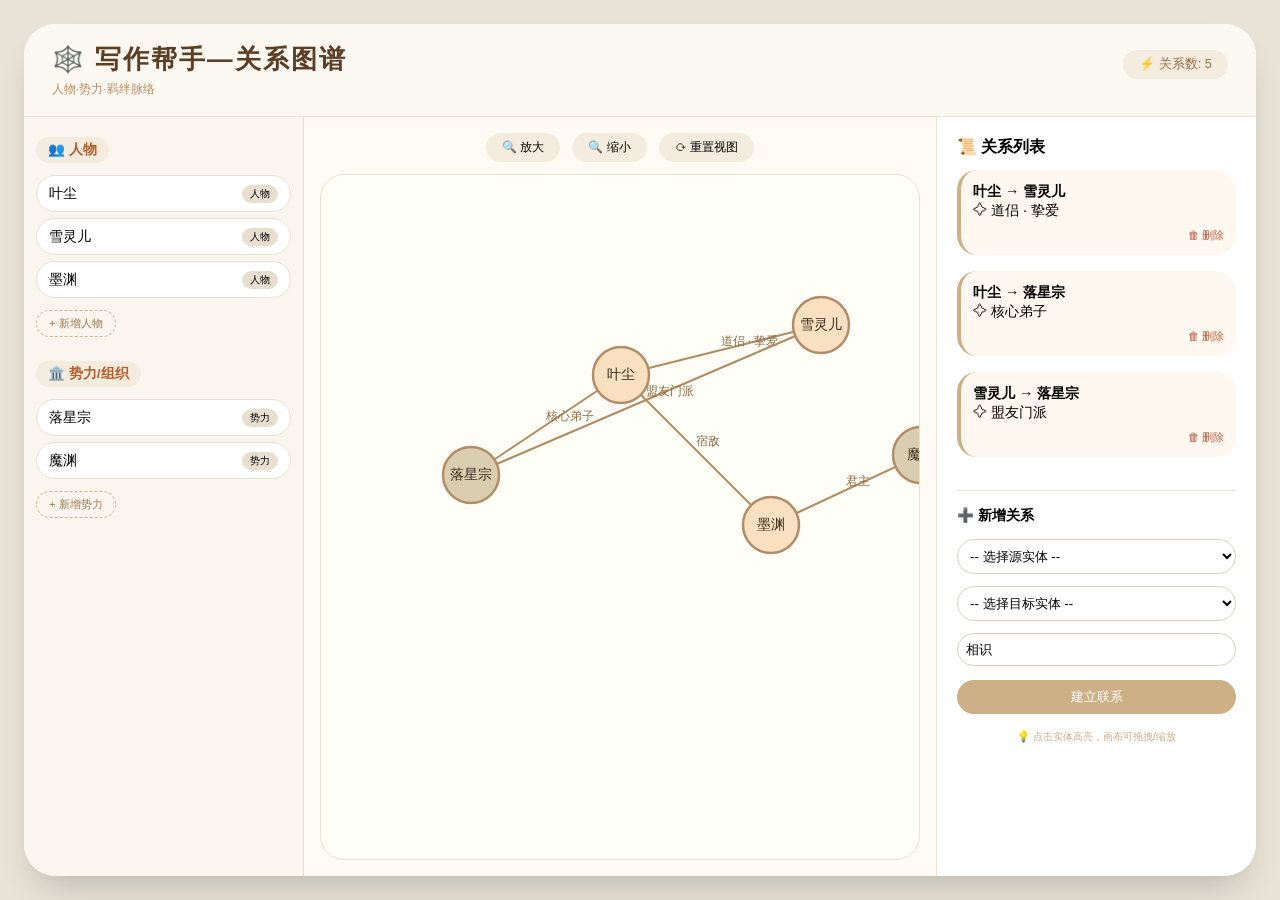
<file: relation.html>
<!DOCTYPE html>
<html lang="zh-CN">
<head>
    <meta charset="UTF-8">
    <meta name="viewport" content="width=device-width, initial-scale=1.0, user-scalable=no">
    <title>关系图谱 | 人物·势力·关联</title>
    <style>
        * {
            margin: 0;
            padding: 0;
            box-sizing: border-box;
        }

        body {
            background: #e9e3d7;
            font-family: 'Segoe UI', 'Noto Sans CJK SC', 'PingFang SC', Roboto, sans-serif;
            padding: 24px;
            min-height: 100vh;
        }

        .app-container {
            max-width: 1600px;
            margin: 0 auto;
            background: #fffef7;
            border-radius: 32px;
            box-shadow: 0 20px 35px -12px rgba(0, 0, 0, 0.2);
            overflow: hidden;
            display: flex;
            flex-direction: column;
            height: calc(100vh - 48px);
            min-height: 700px;
        }

        .app-header {
            background: #fcf9f2;
            padding: 18px 28px;
            border-bottom: 1px solid #ede3d4;
            display: flex;
            justify-content: space-between;
            align-items: baseline;
            flex-wrap: wrap;
        }

        .title-section h1 {
            font-size: 1.6rem;
            font-weight: 600;
            color: #5c3e25;
            letter-spacing: 2px;
        }

        .title-section p {
            font-size: 0.75rem;
            color: #b48b62;
            margin-top: 4px;
        }

        .stats-badge {
            background: #f3ecdf;
            border-radius: 40px;
            padding: 6px 16px;
            font-size: 0.8rem;
            color: #9b6e48;
        }

        .main-dashboard {
            display: flex;
            flex: 1;
            overflow: hidden;
            gap: 0;
        }

        /* 左侧面板：实体列表（人物/势力） */
        .entity-panel {
            width: 280px;
            background: #faf6ef;
            border-right: 1px solid #e6ddcf;
            display: flex;
            flex-direction: column;
            overflow-y: auto;
            padding: 20px 12px;
        }

        .entity-section {
            margin-bottom: 24px;
        }

        .entity-section h3 {
            font-size: 0.85rem;
            color: #b45f2b;
            background: #f3ecdf;
            display: inline-block;
            padding: 4px 12px;
            border-radius: 30px;
            margin-bottom: 12px;
        }

        .entity-list {
            display: flex;
            flex-direction: column;
            gap: 6px;
        }

        .entity-item {
            display: flex;
            align-items: center;
            justify-content: space-between;
            padding: 8px 12px;
            background: white;
            border-radius: 20px;
            border: 1px solid #e9e2d4;
            cursor: pointer;
            transition: all 0.1s;
        }

        .entity-item:hover {
            background: #f9eedd;
            border-color: #d1b48c;
        }

        .entity-item.selected {
            background: #e0d0bd;
            border-color: #bc8f6b;
            font-weight: 600;
        }

        .entity-name {
            font-size: 0.9rem;
        }

        .entity-type-badge {
            font-size: 0.65rem;
            background: #e8dfd1;
            padding: 2px 8px;
            border-radius: 20px;
        }

        .add-entity-btn {
            margin-top: 12px;
            font-size: 0.7rem;
            background: none;
            border: 1px dashed #c9b692;
            border-radius: 40px;
            padding: 5px 12px;
            color: #9b784e;
            cursor: pointer;
            width: fit-content;
        }

        /* 中间图谱区 */
        .graph-panel {
            flex: 2;
            background: #fefbf5;
            display: flex;
            flex-direction: column;
            padding: 16px;
            position: relative;
        }

        .graph-canvas-container {
            flex: 1;
            background: #fffef7;
            border-radius: 24px;
            border: 1px solid #ede0d0;
            overflow: hidden;
            position: relative;
        }

        canvas {
            width: 100%;
            height: 100%;
            display: block;
            cursor: grab;
        }

        canvas:active {
            cursor: grabbing;
        }

        .graph-toolbar {
            display: flex;
            gap: 12px;
            margin-bottom: 12px;
            justify-content: center;
        }

        .graph-toolbar button {
            background: #f3ecdf;
            border: none;
            border-radius: 32px;
            padding: 6px 16px;
            font-size: 0.75rem;
            cursor: pointer;
        }

        /* 右侧编辑区 */
        .relation-editor {
            width: 320px;
            background: #ffffff;
            border-left: 1px solid #ede3d4;
            display: flex;
            flex-direction: column;
            padding: 20px;
            overflow-y: auto;
        }

        .relation-item {
            background: #fef8f0;
            border-radius: 20px;
            padding: 12px;
            margin-bottom: 16px;
            border-left: 4px solid #ceb087;
        }

        .relation-text {
            font-size: 0.9rem;
            margin-bottom: 8px;
        }

        .delete-relation {
            font-size: 0.7rem;
            color: #b15c3a;
            cursor: pointer;
            text-align: right;
        }

        .add-relation-form {
            margin-top: 20px;
            border-top: 1px solid #ede3d4;
            padding-top: 16px;
        }

        .add-relation-form select, .add-relation-form input {
            width: 100%;
            padding: 8px;
            margin: 6px 0;
            border-radius: 40px;
            border: 1px solid #ddd0be;
            background: white;
        }

        .form-btn {
            background: #ceb087;
            color: white;
            border: none;
            padding: 8px;
            border-radius: 40px;
            width: 100%;
            cursor: pointer;
            margin-top: 8px;
        }

        .footer-note {
            font-size: 0.65rem;
            text-align: center;
            color: #c7ad8a;
            margin-top: 16px;
        }

        @media (max-width: 900px) {
            .relation-editor { width: 260px; }
            .entity-panel { width: 240px; }
        }
    </style>
</head>
<body>
<div class="app-container">
    <div class="app-header">
        <div class="title-section"><h1>🕸️ 写作帮手—关系图谱</h1><p>人物·势力·羁绊脉络</p></div>
        <div class="stats-badge" id="statsBadge">⚡ 关系数: 0</div>
    </div>
    <div class="main-dashboard">
        <!-- 左侧实体库 -->
        <div class="entity-panel">
            <div class="entity-section">
                <h3>👥 人物</h3>
                <div class="entity-list" id="characterList"></div>
                <button class="add-entity-btn" id="addCharBtn">+ 新增人物</button>
            </div>
            <div class="entity-section">
                <h3>🏛️ 势力/组织</h3>
                <div class="entity-list" id="factionList"></div>
                <button class="add-entity-btn" id="addFactionBtn">+ 新增势力</button>
            </div>
        </div>

        <!-- 中间图谱 canvas -->
        <div class="graph-panel">
            <div class="graph-toolbar">
                <button id="zoomInBtn">🔍 放大</button>
                <button id="zoomOutBtn">🔍 缩小</button>
                <button id="resetViewBtn">⟳ 重置视图</button>
            </div>
            <div class="graph-canvas-container">
                <canvas id="relationCanvas"></canvas>
            </div>
        </div>

        <!-- 右侧关系编辑 -->
        <div class="relation-editor">
            <h3 style="font-size:1rem; margin-bottom:12px;">📜 关系列表</h3>
            <div id="relationList" style="max-height: 300px; overflow-y: auto;"></div>
            <div class="add-relation-form">
                <h4 style="font-size:0.85rem; margin-bottom:8px;">➕ 新增关系</h4>
                <select id="relSource">
                    <option value="">-- 选择源实体 --</option>
                </select>
                <select id="relTarget">
                    <option value="">-- 选择目标实体 --</option>
                </select>
                <input type="text" id="relDesc" placeholder="关系描述 (如: 师徒 / 盟友 / 敌对)" value="相识">
                <button id="addRelationBtn" class="form-btn">建立联系</button>
            </div>
            <div class="footer-note">💡 点击实体高亮，画布可拖拽/缩放</div>
        </div>
    </div>
</div>

<script>
    // ---------- 数据结构 ----------
    let entities = []; // { id, name, type, x, y }
    let relations = []; // { sourceId, targetId, description }

    let nextEntityId = 10;
    let canvas = null, ctx = null;
    let offsetX = 0, offsetY = 0, scale = 1;
    let isDraggingCanvas = false;
    let dragStart = { x: 0, y: 0 };
    let selectedEntityId = null;

    // 预置示例数据
    function initDemo() {
        if (entities.length) return;
        entities = [
            { id: "char_1", name: "叶尘", type: "character", x: 300, y: 200 },
            { id: "char_2", name: "雪灵儿", type: "character", x: 500, y: 150 },
            { id: "char_3", name: "墨渊", type: "character", x: 450, y: 350 },
            { id: "faction_1", name: "落星宗", type: "faction", x: 150, y: 300 },
            { id: "faction_2", name: "魔渊", type: "faction", x: 600, y: 280 }
        ];
        relations = [
            { sourceId: "char_1", targetId: "char_2", description: "道侣 · 挚爱" },
            { sourceId: "char_1", targetId: "faction_1", description: "核心弟子" },
            { sourceId: "char_2", targetId: "faction_1", description: "盟友门派" },
            { sourceId: "char_3", targetId: "faction_2", description: "君主" },
            { sourceId: "char_1", targetId: "char_3", description: "宿敌" }
        ];
        // 自动布局简单偏移
        entities.forEach((e, idx) => { if (!e.x) e.x = 200 + (idx * 80); if (!e.y) e.y = 200 + (idx % 3) * 80; });
        renderEntityLists();
        drawGraph();
        updateStats();
    }

    function updateStats() {
        document.getElementById('statsBadge').innerHTML = `⚡ 关系数: ${relations.length}`;
        populateSelects();
        renderRelationList();
    }

    function populateSelects() {
        const sourceSel = document.getElementById('relSource');
        const targetSel = document.getElementById('relTarget');
        sourceSel.innerHTML = '<option value="">-- 选择源实体 --</option>';
        targetSel.innerHTML = '<option value="">-- 选择目标实体 --</option>';
        entities.forEach(e => {
            let opt = `<option value="${e.id}">[${e.type === 'character' ? '人' : '势'}] ${e.name}</option>`;
            sourceSel.innerHTML += opt;
            targetSel.innerHTML += opt;
        });
    }

    function renderEntityLists() {
        const charDiv = document.getElementById('characterList');
        const factionDiv = document.getElementById('factionList');
        charDiv.innerHTML = '';
        factionDiv.innerHTML = '';
        entities.forEach(e => {
            const div = document.createElement('div');
            div.className = 'entity-item';
            if (selectedEntityId === e.id) div.classList.add('selected');
            div.innerHTML = `<span class="entity-name">${e.name}</span><span class="entity-type-badge">${e.type === 'character' ? '人物' : '势力'}</span>`;
            div.addEventListener('click', () => { selectedEntityId = e.id; renderEntityLists(); drawGraph(); });
            if (e.type === 'character') charDiv.appendChild(div);
            else factionDiv.appendChild(div);
        });
    }

    function renderRelationList() {
        const container = document.getElementById('relationList');
        if (!container) return;
        container.innerHTML = '';
        relations.forEach((rel, idx) => {
            const source = entities.find(e => e.id === rel.sourceId);
            const target = entities.find(e => e.id === rel.targetId);
            if (!source || !target) return;
            const div = document.createElement('div');
            div.className = 'relation-item';
            div.innerHTML = `
                <div class="relation-text"><strong>${source.name}</strong> → <strong>${target.name}</strong><br>✧ ${rel.description}</div>
                <div class="delete-relation" data-idx="${idx}">🗑 删除</div>
            `;
            div.querySelector('.delete-relation').addEventListener('click', (e) => {
                e.stopPropagation();
                relations.splice(idx, 1);
                updateStats();
                drawGraph();
            });
            container.appendChild(div);
        });
        if (relations.length === 0) container.innerHTML = '<div style="color:#b29a78; text-align:center;">暂无关系，点击左侧新增</div>';
    }

    // 绘图逻辑 (带缩放/拖拽)
    function drawGraph() {
        if (!canvas) return;
        const w = canvas.parentElement.clientWidth;
        const h = canvas.parentElement.clientHeight;
        canvas.width = w;
        canvas.height = h;
        ctx.clearRect(0, 0, w, h);
        ctx.save();
        ctx.translate(offsetX, offsetY);
        ctx.scale(scale, scale);
        // 绘制连线
        relations.forEach(rel => {
            const source = entities.find(e => e.id === rel.sourceId);
            const target = entities.find(e => e.id === rel.targetId);
            if (!source || !target) return;
            ctx.beginPath();
            ctx.moveTo(source.x, source.y);
            ctx.lineTo(target.x, target.y);
            ctx.strokeStyle = '#b48b62';
            ctx.lineWidth = 2 / scale;
            ctx.stroke();
            // 绘制文字标签中点
            const midX = (source.x + target.x) / 2;
            const midY = (source.y + target.y) / 2;
            ctx.font = `${12 / scale}px "Segoe UI"`;
            ctx.fillStyle = '#8b6946';
            ctx.shadowBlur = 0;
            ctx.fillText(rel.description, midX, midY - 5 / scale);
        });
        // 绘制实体
        entities.forEach(e => {
            ctx.beginPath();
            ctx.arc(e.x, e.y, 28 / scale, 0, 2 * Math.PI);
            ctx.fillStyle = e.type === 'character' ? '#f9e0c0' : '#d9cfb0';
            ctx.fill();
            ctx.strokeStyle = selectedEntityId === e.id ? '#d48c54' : '#b48c68';
            ctx.lineWidth = 2.5 / scale;
            ctx.stroke();
            ctx.fillStyle = '#3a2a1c';
            ctx.font = `${14 / scale}px "Segoe UI"`;
            ctx.textAlign = 'center';
            ctx.textBaseline = 'middle';
            ctx.fillText(e.name, e.x, e.y);
        });
        ctx.restore();
    }

    function handleCanvasMouse(e) {
        if (!canvas) return;
        const rect = canvas.getBoundingClientRect();
        const mouseX = (e.clientX - rect.left) * (canvas.width / rect.width);
        const mouseY = (e.clientY - rect.top) * (canvas.height / rect.height);
        const worldX = (mouseX - offsetX) / scale;
        const worldY = (mouseY - offsetY) / scale;
        if (e.type === 'mousedown' && e.button === 0) {
            // 检测是否点到实体
            let hit = false;
            for (let i = 0; i < entities.length; i++) {
                const ety = entities[i];
                const dx = worldX - ety.x, dy = worldY - ety.y;
                if (Math.hypot(dx, dy) < 28) {
                    selectedEntityId = ety.id;
                    renderEntityLists();
                    drawGraph();
                    hit = true;
                    break;
                }
            }
            if (!hit) {
                isDraggingCanvas = true;
                dragStart.x = e.clientX;
                dragStart.y = e.clientY;
                canvas.style.cursor = 'grabbing';
            }
        } else if (e.type === 'mousemove' && isDraggingCanvas) {
            const dx = e.clientX - dragStart.x;
            const dy = e.clientY - dragStart.y;
            offsetX += dx;
            offsetY += dy;
            dragStart.x = e.clientX;
            dragStart.y = e.clientY;
            drawGraph();
        } else if (e.type === 'mouseup') {
            isDraggingCanvas = false;
            canvas.style.cursor = 'grab';
        }
    }

    function addEntity(type) {
        let name = prompt(`请输入${type === 'character' ? '人物' : '势力'}名称:`, type === 'character' ? '新角色' : '新势力');
        if (!name) return;
        const newId = `ent_${Date.now()}_${Math.random()}`;
        const newEntity = {
            id: newId,
            name: name,
            type: type,
            x: 400 + Math.random() * 200,
            y: 250 + Math.random() * 150
        };
        entities.push(newEntity);
        renderEntityLists();
        populateSelects();
        drawGraph();
        updateStats();
    }

    function addRelation() {
        const sourceId = document.getElementById('relSource').value;
        const targetId = document.getElementById('relTarget').value;
        const desc = document.getElementById('relDesc').value.trim();
        if (!sourceId || !targetId) { alert('请选择源和目标实体'); return; }
        if (sourceId === targetId) { alert('不能与自己建立关系'); return; }
        if (relations.some(r => (r.sourceId === sourceId && r.targetId === targetId))) { alert('关系已存在'); return; }
        relations.push({ sourceId, targetId, description: desc || '关联' });
        updateStats();
        drawGraph();
        document.getElementById('relDesc').value = '相识';
    }

    function initCanvasAndEvents() {
        canvas = document.getElementById('relationCanvas');
        ctx = canvas.getContext('2d');
        const container = document.querySelector('.graph-canvas-container');
        const resizeObserver = new ResizeObserver(() => { if (canvas) drawGraph(); });
        if (container) resizeObserver.observe(container);
        window.addEventListener('resize', () => drawGraph());
        canvas.addEventListener('mousedown', handleCanvasMouse);
        window.addEventListener('mousemove', handleCanvasMouse);
        window.addEventListener('mouseup', handleCanvasMouse);
        canvas.addEventListener('wheel', (e) => {
            e.preventDefault();
            const delta = e.deltaY > 0 ? 0.9 : 1.1;
            scale = Math.min(2, Math.max(0.4, scale * delta));
            drawGraph();
        });
        canvas.style.cursor = 'grab';
        document.getElementById('zoomInBtn').addEventListener('click', () => { scale = Math.min(2, scale * 1.2); drawGraph(); });
        document.getElementById('zoomOutBtn').addEventListener('click', () => { scale = Math.max(0.4, scale * 0.8); drawGraph(); });
        document.getElementById('resetViewBtn').addEventListener('click', () => { offsetX = 0; offsetY = 0; scale = 1; drawGraph(); });
        drawGraph();
    }

    document.getElementById('addCharBtn').addEventListener('click', () => addEntity('character'));
    document.getElementById('addFactionBtn').addEventListener('click', () => addEntity('faction'));
    document.getElementById('addRelationBtn').addEventListener('click', addRelation);

    initDemo();
    setTimeout(() => {
        initCanvasAndEvents();
        drawGraph();
    }, 100);
</script>
</body>
</html>
</file>
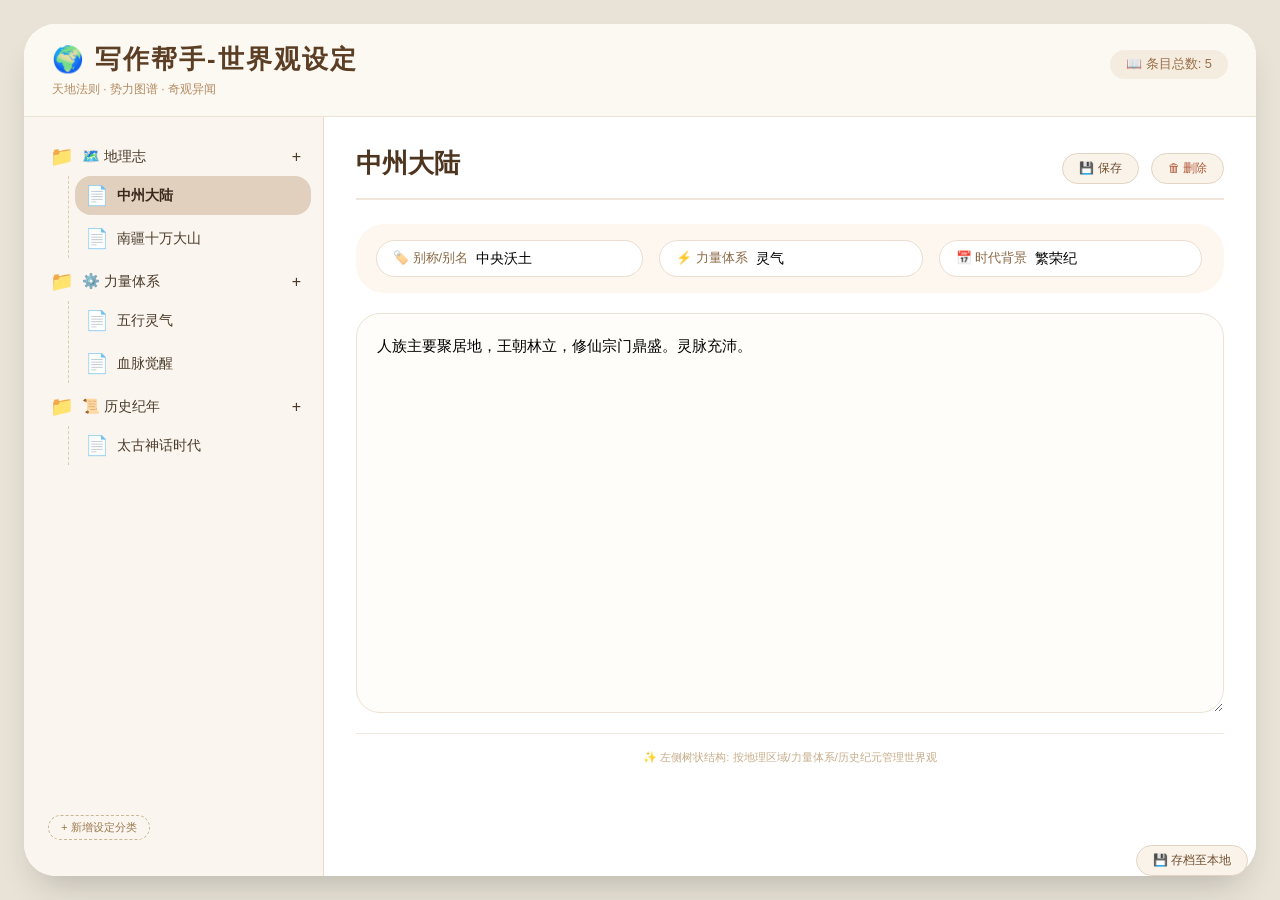
<file: setting.html>
<!DOCTYPE html>
<html lang="zh-CN">
<head>
    <meta charset="UTF-8">
    <meta name="viewport" content="width=device-width, initial-scale=1.0, user-scalable=no">
    <title>世界观设定</title>
    <style>
        * { margin: 0; padding: 0; box-sizing: border-box; }
        body {
            background: #e9e3d7;
            font-family: 'Segoe UI', 'Noto Sans CJK SC', 'PingFang SC', Roboto, sans-serif;
            padding: 24px;
            min-height: 100vh;
        }
        .app-container {
            max-width: 1400px;
            margin: 0 auto;
            background: #fffef7;
            border-radius: 32px;
            box-shadow: 0 20px 35px -12px rgba(0,0,0,0.2);
            overflow: hidden;
            display: flex;
            flex-direction: column;
            height: calc(100vh - 48px);
            min-height: 650px;
        }
        .app-header {
            background: #fcf9f2;
            padding: 18px 28px;
            border-bottom: 1px solid #ede3d4;
            display: flex;
            justify-content: space-between;
            align-items: baseline;
            flex-wrap: wrap;
        }
        .title-section h1 { font-size: 1.6rem; font-weight: 600; color: #5c3e25; letter-spacing: 2px; }
        .title-section p { font-size: 0.75rem; color: #b48b62; margin-top: 4px; }
        .stats-badge { background: #f3ecdf; border-radius: 40px; padding: 6px 16px; font-size: 0.8rem; color: #9b6e48; }
        .main-dashboard { display: flex; flex: 1; overflow: hidden; }
        .sidebar-tree {
            width: 300px;
            background: #faf6ef;
            border-right: 1px solid #e6ddcf;
            display: flex;
            flex-direction: column;
            overflow-y: auto;
            padding: 20px 12px 20px 16px;
        }
        .tree-nav { flex: 1; }
        .tree-node { margin-bottom: 4px; user-select: none; }
        .node-header {
            display: flex;
            align-items: center;
            gap: 8px;
            padding: 8px 10px;
            border-radius: 16px;
            cursor: pointer;
            transition: 0.15s;
            color: #4a3a28;
            font-weight: 500;
        }
        .node-header:hover { background: #efe3d4; }
        .node-header.active { background: #e0d0bd; color: #3a281c; font-weight: 600; }
        .folder-icon, .file-icon { font-size: 1.2rem; width: 24px; text-align: center; }
        .node-title { flex: 1; font-size: 0.9rem; }
        .node-children { margin-left: 28px; padding-left: 6px; border-left: 1px dashed #dcccaa; display: none; }
        .node-children.open { display: block; }
        .add-btn {
            margin: 12px 0 8px 0;
            font-size: 0.7rem;
            background: none;
            border: 1px dashed #c9b692;
            border-radius: 40px;
            padding: 4px 12px;
            color: #9b784e;
            cursor: pointer;
            width: fit-content;
        }
        .editor-area {
            flex: 1;
            background: #ffffff;
            display: flex;
            flex-direction: column;
            overflow-y: auto;
            padding: 28px 32px;
        }
        .editor-header {
            display: flex;
            justify-content: space-between;
            align-items: baseline;
            border-bottom: 2px solid #f0e5d8;
            padding-bottom: 14px;
            margin-bottom: 24px;
            flex-wrap: wrap;
        }
        .editor-title { font-size: 1.6rem; font-weight: 600; color: #4d3520; background: transparent; border: none; padding: 4px 0; width: 70%; font-family: inherit; }
        .editor-title:focus { outline: none; border-bottom: 2px solid #dbbd98; }
        .tool-buttons { display: flex; gap: 12px; }
        .tool-btn { background: #faf3ea; border: 1px solid #e2d3c2; border-radius: 32px; padding: 6px 16px; font-size: 0.75rem; cursor: pointer; color: #6f4f2f; }
        .tool-btn.danger { color: #b15c3a; }
        .tool-btn:hover { background: #eddccb; }
        .world-meta {
            display: flex;
            flex-wrap: wrap;
            gap: 16px;
            margin-bottom: 20px;
            background: #fef7ef;
            padding: 16px 20px;
            border-radius: 28px;
        }
        .world-meta-item { display: flex; align-items: center; gap: 8px; background: white; padding: 4px 16px; border-radius: 40px; border: 1px solid #e8ddcf; }
        .world-meta-item label { font-weight: 500; color: #8b6946; font-size: 0.8rem; }
        .world-meta-item input { border: none; background: transparent; padding: 6px 0; font-family: inherit; font-size: 0.85rem; outline: none; width: 150px; }
        .content-textarea { width: 100%; min-height: 400px; border: 1px solid #ede2d4; border-radius: 24px; padding: 20px; font-family: monospace; font-size: 0.95rem; line-height: 1.6; background: #fffdf9; }
        .footer-note { margin-top: 20px; font-size: 0.7rem; text-align: center; color: #c7ad8a; border-top: 1px solid #f1e8dd; padding-top: 16px; }
        @media (max-width: 700px) { .sidebar-tree { width: 240px; } .editor-title { font-size: 1.3rem; width: 100%; } }
    </style>
</head>
<body>
<div class="app-container">
    <div class="app-header">
        <div class="title-section"><h1>🌍 写作帮手-世界观设定</h1><p>天地法则 · 势力图谱 · 奇观异闻</p></div>
        <div class="stats-badge" id="statsBadge">📖 条目总数: 0</div>
    </div>
    <div class="main-dashboard">
        <div class="sidebar-tree">
            <div class="tree-nav" id="treeContainer"></div>
            <div style="padding:8px;"><button id="globalAddGroupBtn" class="add-btn">+ 新增设定分类</button></div>
        </div>
        <div class="editor-area">
            <div class="editor-header">
                <input type="text" id="editorTitle" class="editor-title" placeholder="设定名称">
                <div class="tool-buttons"><button id="saveBtn" class="tool-btn">💾 保存</button><button id="deleteBtn" class="tool-btn danger">🗑 删除</button></div>
            </div>
            <div class="world-meta">
                <div class="world-meta-item"><label>🏷️ 别称/别名</label><input type="text" id="worldAlias" placeholder="例如: 九州大陆"></div>
                <div class="world-meta-item"><label>⚡ 力量体系</label><input type="text" id="worldPower" placeholder="灵气/魔法/武道"></div>
                <div class="world-meta-item"><label>📅 时代背景</label><input type="text" id="worldEra" placeholder="上古/中古/近世"></div>
            </div>
            <textarea id="editorContent" class="content-textarea" placeholder="详细描述地理位置、历史演变、种族分布、特殊法则、势力介绍……"></textarea>
            <div class="footer-note">✨ 左侧树状结构: 按地理区域/力量体系/历史纪元管理世界观</div>
        </div>
    </div>
</div>
<script>
    let worldData = { nodes: [] };
    let currentId = null;
    function initDemo() {
        if(worldData.nodes.length) return;
        worldData.nodes = [
            { id: "geo_root", parentId: null, type: "folder", name: "🗺️ 地理志", order: 0, desc: "大陆版块与秘境分布" },
            { id: "geo_zhongzhou", parentId: "geo_root", type: "setting", name: "中州大陆", order: 0, alias: "中央沃土", powerSys: "灵气", era: "繁荣纪", content: "人族主要聚居地，王朝林立，修仙宗门鼎盛。灵脉充沛。" },
            { id: "geo_nanjiang", parentId: "geo_root", type: "setting", name: "南疆十万大山", order: 1, alias: "蛮荒禁地", powerSys: "巫蛊", era: "古老", content: "妖兽横行，巫族后裔隐匿，遍布上古遗迹。" },
            { id: "power_root", parentId: null, type: "folder", name: "⚙️ 力量体系", order: 1, desc: "修炼法则与特殊能力" },
            { id: "power_xiu", parentId: "power_root", type: "setting", name: "五行灵气", order: 0, alias: "修真根基", powerSys: "五行相生", era: "通用", content: "天地灵气分金木水火土，修士引气入体，淬炼神魂。" },
            { id: "power_shen", parentId: "power_root", type: "setting", name: "血脉觉醒", order: 1, alias: "远古传承", powerSys: "血脉神通", era: "太古遗留", content: "部分后人觉醒上古神魔血脉，获得逆天战力，亦有代价。" },
            { id: "history_root", parentId: null, type: "folder", name: "📜 历史纪年", order: 2, desc: "大事记与文明更迭" },
            { id: "his_ancient", parentId: "history_root", type: "setting", name: "太古神话时代", order: 0, alias: "神魔纪元", powerSys: "神力", era: "太古", content: "神魔争霸，天地碎裂，遗留无数秘境与神器。" }
        ];
        sortNodes(); renderTree(); setCurrent(worldData.nodes.find(n=>n.id==="geo_zhongzhou")?.id); updateStat();
    }
    function sortNodes() { worldData.nodes.sort((a,b)=>(a.order||0)-(b.order||0)); }
    function getChildren(pid) { return worldData.nodes.filter(n=>n.parentId===pid).sort((a,b)=>(a.order||0)-(b.order||0)); }
    function renderTree() {
        const container = document.getElementById('treeContainer'); if(!container) return;
        container.innerHTML = '';
        const roots = worldData.nodes.filter(n=>n.parentId===null);
        roots.forEach(root=>{ container.appendChild(createNodeElement(root)); });
        updateStat();
    }
    function createNodeElement(node) {
        const div = document.createElement('div'); div.className='tree-node'; div.dataset.id=node.id;
        const header = document.createElement('div'); header.className='node-header';
        if(currentId===node.id) header.classList.add('active');
        const icon = document.createElement('span'); icon.className='folder-icon';
        icon.innerText = node.type==='folder'?'📁':'📄';
        const titleSpan = document.createElement('span'); titleSpan.className='node-title'; titleSpan.innerText=node.name;
        header.appendChild(icon); header.appendChild(titleSpan);
        if(node.type==='folder'){
            const addBtn = document.createElement('span'); addBtn.innerText=' + '; addBtn.style.cursor='pointer'; addBtn.style.marginLeft='auto';
            addBtn.addEventListener('click',(e)=>{ e.stopPropagation(); addSettingToGroup(node.id, node.name); });
            header.appendChild(addBtn);
        }
        header.addEventListener('click',()=>setCurrent(node.id));
        div.appendChild(header);
        const childrenDiv = document.createElement('div'); childrenDiv.className='node-children open';
        const children = getChildren(node.id);
        children.forEach(ch=>{ childrenDiv.appendChild(createNodeElement(ch)); });
        if(children.length===0 && node.type==='folder'){ let hint=document.createElement('div'); hint.style.cssText='font-size:0.7rem;color:#b29a78;padding:4px 0 8px 28px'; hint.innerText='暂无条目，点击“+”添加'; childrenDiv.appendChild(hint); }
        div.appendChild(childrenDiv);
        return div;
    }
    function addSettingToGroup(groupId, groupName) {
        let name = prompt(`在「${groupName}」下新增设定条目名称:`, "新设定");
        if(!name) return;
        let children = getChildren(groupId);
        let newId = `set_${Date.now()}_${Math.random()}`;
        worldData.nodes.push({ id: newId, parentId: groupId, type: "setting", name: name, order: children.length, alias: "", powerSys: "", era: "", content: "" });
        sortNodes(); renderTree(); setCurrent(newId);
    }
    function setCurrent(id) {
        currentId = id;
        const node = worldData.nodes.find(n=>n.id===id);
        if(node && node.type==='setting'){
            document.getElementById('editorTitle').value = node.name||'';
            document.getElementById('worldAlias').value = node.alias||'';
            document.getElementById('worldPower').value = node.powerSys||'';
            document.getElementById('worldEra').value = node.era||'';
            document.getElementById('editorContent').value = node.content||'';
            document.querySelector('.world-meta').style.display = 'flex';
        } else if(node && node.type==='folder'){
            document.getElementById('editorTitle').value = node.name||'分组';
            document.getElementById('worldAlias').value = '';
            document.getElementById('worldPower').value = '';
            document.getElementById('worldEra').value = '';
            document.getElementById('editorContent').value = node.desc||'分类描述';
            document.querySelector('.world-meta').style.display = 'none';
        } else { document.getElementById('editorTitle').value=''; document.getElementById('editorContent').value=''; }
        renderTree();
    }
    function saveCurrent(){
        if(!currentId) return;
        let node = worldData.nodes.find(n=>n.id===currentId);
        if(node){
            node.name = document.getElementById('editorTitle').value;
            if(node.type==='setting'){
                node.alias = document.getElementById('worldAlias').value;
                node.powerSys = document.getElementById('worldPower').value;
                node.era = document.getElementById('worldEra').value;
                node.content = document.getElementById('editorContent').value;
            } else {
                node.desc = document.getElementById('editorContent').value;
            }
            renderTree(); alert('世界观已保存');
        }
    }
    function deleteCurrent(){
        if(!currentId) return;
        if(confirm('删除此项及其子设定？')) {
            const toDelete = [currentId];
            const collect=(pid)=>{ worldData.nodes.filter(n=>n.parentId===pid).forEach(ch=>{ toDelete.push(ch.id); collect(ch.id); }); };
            collect(currentId);
            worldData.nodes = worldData.nodes.filter(n=>!toDelete.includes(n.id));
            if(worldData.nodes.length) setCurrent(worldData.nodes[0].id);
            else renderTree();
        }
    }
    function globalAddGroup(){
        let groupName = prompt("输入新分类名称(如: 种族卷)", "新分类");
        if(!groupName) return;
        let newId = `grp_${Date.now()}`;
        worldData.nodes.push({ id: newId, parentId: null, type: "folder", name: groupName, order: worldData.nodes.filter(n=>!n.parentId).length, desc: "" });
        sortNodes(); renderTree(); setCurrent(newId);
    }
    function updateStat(){ document.getElementById('statsBadge').innerHTML = `📖 条目总数: ${worldData.nodes.filter(n=>n.type==='setting').length}`; }
    function saveToLocal(){ localStorage.setItem('world_manager', JSON.stringify(worldData.nodes)); alert('世界观已本地保存'); }
    function loadLocal(){ let raw = localStorage.getItem('world_manager'); if(raw){ worldData.nodes = JSON.parse(raw); sortNodes(); renderTree(); setCurrent(worldData.nodes.find(n=>n.type==='setting')?.id); } else initDemo(); }
    document.getElementById('saveBtn').addEventListener('click',saveCurrent);
    document.getElementById('deleteBtn').addEventListener('click',deleteCurrent);
    document.getElementById('globalAddGroupBtn').addEventListener('click',globalAddGroup);
    let saveAll=document.createElement('button'); saveAll.innerText='💾 存档至本地'; saveAll.className='tool-btn'; saveAll.style.position='fixed'; saveAll.style.bottom='24px'; saveAll.style.right='32px'; saveAll.style.zIndex='100'; saveAll.addEventListener('click',saveToLocal); document.body.appendChild(saveAll);
    loadLocal();
</script>
</body>
</html>
</file>
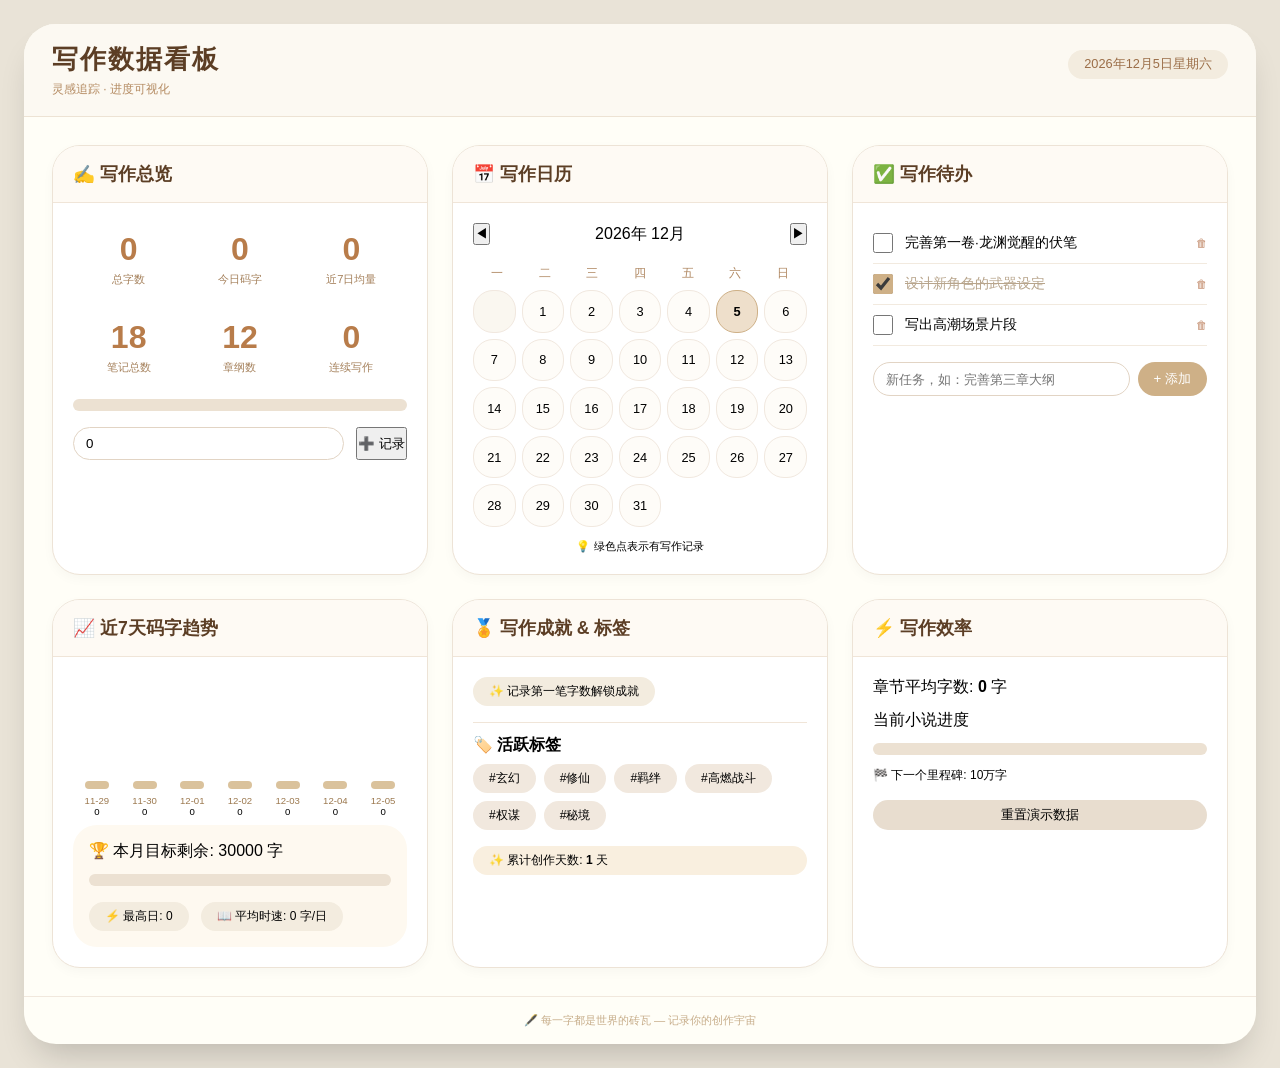
<file: stats.html>
<!DOCTYPE html>
<html lang="zh-CN">
<head>
    <meta charset="UTF-8">
    <meta name="viewport" content="width=device-width, initial-scale=1.0, user-scalable=no">
    <title>写作帮手-写作数据看板</title>
    <style>
        * { margin: 0; padding: 0; box-sizing: border-box; }
        body { margin:0; padding:0;  background: #e9e3d7; font-family: 'Segoe UI', 'Noto Sans CJK SC', 'PingFang SC', Roboto, sans-serif; padding: 24px; min-height: 100vh; }
        .dashboard-container { max-width: 1600px; margin: 0 auto; background: #fffef7; border-radius: 32px; box-shadow: 0 20px 35px -12px rgba(0,0,0,0.2); overflow: hidden; display: flex; flex-direction: column; }
        .dashboard-header { background: #fcf9f2; padding: 18px 28px; border-bottom: 1px solid #ede3d4; display: flex; justify-content: space-between; align-items: baseline; flex-wrap: wrap; }
        .title-section h1 { font-size: 1.6rem; font-weight: 600; color: #5c3e25; letter-spacing: 2px; }
        .title-section p { font-size: 0.75rem; color: #b48b62; margin-top: 4px; }
        .date-badge { background: #f3ecdf; border-radius: 40px; padding: 6px 16px; font-size: 0.8rem; color: #9b6e48; }
        .stats-grid { display: grid; grid-template-columns: repeat(auto-fit, minmax(280px, 1fr)); gap: 24px; padding: 28px; }
        .card { background: #ffffff; border-radius: 28px; border: 1px solid #ede3d6; overflow: hidden; box-shadow: 0 4px 12px rgba(0,0,0,0.03); }
        .card-header { background: #fefaf4; padding: 16px 20px; border-bottom: 1px solid #f0e5d8; font-weight: 600; color: #5c3e25; font-size: 1.1rem; display: flex; align-items: center; gap: 8px; }
        .card-body { margin:0; padding:0;  padding: 20px; }
        .kpi-row { display: flex; justify-content: space-between; margin-bottom: 16px; flex-wrap: wrap; }
        .kpi-item { text-align: center; flex: 1; padding: 8px; }
        .kpi-number { font-size: 2rem; font-weight: 800; color: #b87c4a; }
        .kpi-label { font-size: 0.7rem; color: #a5815c; margin-top: 4px; }
        .calendar-header { display: flex; justify-content: space-between; align-items: center; margin-bottom: 20px; }
        .calendar-nav button { background: none; border: none; font-size: 1.2rem; cursor: pointer; padding: 0 8px; color: #9b784e; }
        .calendar-weekdays { display: grid; grid-template-columns: repeat(7, 1fr); text-align: center; font-size: 0.75rem; color: #b08862; margin-bottom: 8px; }
        .calendar-days { display: grid; grid-template-columns: repeat(7, 1fr); gap: 6px; }
        .cal-day { aspect-ratio: 1 / 1; display: flex; flex-direction: column; align-items: center; justify-content: center; font-size: 0.8rem; border-radius: 20px; background: #fefcf8; cursor: pointer; transition: 0.1s; border: 1px solid #f1e8df; position: relative; }
        .cal-day.today { background: #eedfcb; border-color: #ceb087; font-weight: bold; }
        .cal-day.has-event { background: #f5ede2; border-color: #dabf9c; }
        .event-dot { width: 4px; height: 4px; background: #b87c4a; border-radius: 50%; margin-top: 2px; }
        .cal-day:hover { background: #e8ddcf; }
        .todo-list { max-height: 300px; overflow-y: auto; }
        .todo-item { display: flex; align-items: center; gap: 12px; padding: 10px 0; border-bottom: 1px solid #f2eadf; }
        .todo-check { width: 20px; height: 20px; cursor: pointer; accent-color: #ceb087; }
        .todo-text { flex: 1; font-size: 0.85rem; }
        .todo-text.completed { text-decoration: line-through; color: #b8a58c; }
        .todo-delete { color: #c28b6b; cursor: pointer; font-size: 0.7rem; }
        .add-todo { margin-top: 16px; display: flex; gap: 8px; }
        .add-todo input { flex: 1; border: 1px solid #e2d4c4; border-radius: 40px; padding: 8px 12px; background: white; }
        .add-todo button { background: #ceb087; border: none; border-radius: 40px; padding: 8px 16px; color: white; cursor: pointer; }
        .typing-stats { background: #fef9f0; border-radius: 24px; padding: 16px; margin-top: 8px; }
        .progress-bar { background: #ece1d2; border-radius: 30px; height: 12px; margin: 12px 0; overflow: hidden; }
        .progress-fill { background: #ceb087; width: 0%; height: 100%; border-radius: 30px; }
        .daily-input { display: flex; gap: 12px; margin-top: 16px; }
        .daily-input input { flex: 1; border: 1px solid #e2d4c4; border-radius: 40px; padding: 8px 12px; }
        .week-chart { display: flex; justify-content: space-around; margin-top: 20px; align-items: flex-end; height: 120px; }
        .bar-item { text-align: center; width: 30px; }
        .bar { background: #dac29c; width: 24px; border-radius: 12px; transition: height 0.2s; margin: 0 auto; }
        .bar-label { font-size: 0.6rem; margin-top: 6px; color: #9b784e; }
        .badge-list { display: flex; flex-wrap: wrap; gap: 12px; margin-top: 16px; }
        .stat-badge { background: #f3ecdf; border-radius: 40px; padding: 6px 16px; font-size: 0.75rem; }
        @media (max-width: 780px) { .stats-grid { grid-template-columns: 1fr; padding: 20px; } }
        .footer-note { text-align: center; font-size: 0.7rem; color: #c7ad8a; padding: 16px 28px; border-top: 1px solid #f1e8dd; }
        button { cursor: pointer; }
    </style>
</head>
<body>
<div class="dashboard-container">
    <div class="dashboard-header">
        <div class="title-section"><h1>写作数据看板</h1><p>灵感追踪 · 进度可视化</p></div>
        <div class="date-badge" id="currentDateDisplay"></div>
    </div>
    <div class="stats-grid">
        <div class="card">
            <div class="card-header">✍️ 写作总览</div>
            <div class="card-body">
                <div class="kpi-row">
                    <div class="kpi-item"><div class="kpi-number" id="totalWords">0</div><div class="kpi-label">总字数</div></div>
                    <div class="kpi-item"><div class="kpi-number" id="todayWords">0</div><div class="kpi-label">今日码字</div></div>
                    <div class="kpi-item"><div class="kpi-number" id="weekAvg">0</div><div class="kpi-label">近7日均量</div></div>
                </div>
                <div class="kpi-row">
                    <div class="kpi-item"><div class="kpi-number" id="totalNotes">0</div><div class="kpi-label">笔记总数</div></div>
                    <div class="kpi-item"><div class="kpi-number" id="totalChapters">0</div><div class="kpi-label">章纲数</div></div>
                    <div class="kpi-item"><div class="kpi-number" id="streakDays">0</div><div class="kpi-label">连续写作</div></div>
                </div>
                <div class="progress-bar"><div class="progress-fill" id="monthProgress" style="width:0%"></div></div>
                <div class="daily-input"><input type="number" id="dailyWordInput" placeholder="今日新增字数" value="0"><button id="addWordBtn">➕ 记录</button></div>
            </div>
        </div>
        <div class="card">
            <div class="card-header">📅 写作日历</div>
            <div class="card-body">
                <div class="calendar-header"><button id="prevMonthBtn">◀</button><span id="calendarMonthYear"></span><button id="nextMonthBtn">▶</button></div>
                <div class="calendar-weekdays"><span>一</span><span>二</span><span>三</span><span>四</span><span>五</span><span>六</span><span>日</span></div>
                <div id="calendarDays" class="calendar-days"></div>
                <div style="font-size:0.7rem; margin-top:12px; text-align:center;">💡 绿色点表示有写作记录</div>
            </div>
        </div>
        <div class="card">
            <div class="card-header">✅ 写作待办</div>
            <div class="card-body"><div id="todoListContainer" class="todo-list"></div><div class="add-todo"><input type="text" id="newTodoText" placeholder="新任务，如：完善第三章大纲"><button id="addTodoBtn">+ 添加</button></div></div>
        </div>
        <div class="card">
            <div class="card-header">📈 近7天码字趋势</div>
            <div class="card-body"><div id="weeklyChart" class="week-chart"></div><div class="typing-stats"><div>🏆 本月目标剩余: <span id="monthRemain">0</span> 字</div><div class="progress-bar mt-1"><div class="progress-fill" id="monthGoalFill" style="width:0%"></div></div><div class="badge-list"><div class="stat-badge">⚡ 最高日: <span id="maxDayWords">0</span></div><div class="stat-badge">📖 平均时速: <span id="avgSpeed">0</span> 字/日</div></div></div></div>
        </div>
        <div class="card">
            <div class="card-header">🏅 写作成就 & 标签</div>
            <div class="card-body"><div id="achievementList" style="display:flex; flex-wrap:wrap; gap:8px; margin-bottom:16px;"></div><div style="border-top:1px solid #f0e5d8; margin:12px 0;"></div><div><strong>🏷️ 活跃标签</strong></div><div id="tagCloud" style="display:flex; flex-wrap:wrap; gap:8px; margin-top:8px;"></div><div class="stat-badge" style="margin-top:16px; background:#f9efdf;">✨ 累计创作天数: <strong id="totalWritingDays">0</strong> 天</div></div>
        </div>
        <div class="card">
            <div class="card-header">⚡ 写作效率</div>
            <div class="card-body"><div><span>章节平均字数: </span><strong id="avgChapterWords">0</strong> 字</div><div style="margin:12px 0;">当前小说进度</div><div class="progress-bar"><div class="progress-fill" id="novelProgress" style="width:23%"></div></div><div id="nextMilestone" style="font-size:0.75rem; margin-top:8px;">🏁 下一个里程碑: 10万字</div><button id="resetDemoDataBtn" style="margin-top:16px; background:#e8ddcf; border:none; border-radius:40px; padding:6px; width:100%;">重置演示数据</button></div>
        </div>
    </div>
    <div class="footer-note">🖋️ 每一字都是世界的砖瓦 — 记录你的创作宇宙</div>
</div>
<script>
    let writingData = { totalWords: 28400, dailyLog: {}, todoList: [{ text: "完善第一卷·龙渊觉醒的伏笔", completed: false },{ text: "设计新角色的武器设定", completed: true },{ text: "写出高潮场景片段", completed: false }], chapterCount: 12, noteCount: 18 };
    function getTodayStr() { let d = new Date(); return `${d.getFullYear()}-${String(d.getMonth()+1).padStart(2,'0')}-${String(d.getDate()).padStart(2,'0')}`; }
    function updateTodayWords() { let today = getTodayStr(); let words = writingData.dailyLog[today] || 0; document.getElementById('todayWords').innerText = words; return words; }
    function recalcTotalWords() { let sum = 0; for (let key in writingData.dailyLog) sum += writingData.dailyLog[key]; writingData.totalWords = sum; document.getElementById('totalWords').innerText = sum; return sum; }
    function updateWeekAvg() { let dates = []; for (let i=6; i>=0; i--) { let d = new Date(); d.setDate(d.getDate()-i); let ds = `${d.getFullYear()}-${String(d.getMonth()+1).padStart(2,'0')}-${String(d.getDate()).padStart(2,'0')}`; dates.push(ds); } let total=0,count=0; dates.forEach(d=>{ if(writingData.dailyLog[d]){ total+=writingData.dailyLog[d]; count++; } }); let avg=count===0?0:Math.floor(total/count); document.getElementById('weekAvg').innerText=avg; return {dates,total,avg}; }
    function calcStreak() { let today=new Date(); let streak=0; let checkDate=new Date(today); while(true){ let ds=`${checkDate.getFullYear()}-${String(checkDate.getMonth()+1).padStart(2,'0')}-${String(checkDate.getDate()).padStart(2,'0')}`; if(writingData.dailyLog[ds] && writingData.dailyLog[ds]>0){ streak++; checkDate.setDate(checkDate.getDate()-1); } else break; } document.getElementById('streakDays').innerText=streak; return streak; }
    function updateStatsMeta() { document.getElementById('totalNotes').innerText=writingData.noteCount||0; document.getElementById('totalChapters').innerText=writingData.chapterCount||12; let maxVal=0; for(let k in writingData.dailyLog) if(writingData.dailyLog[k]>maxVal) maxVal=writingData.dailyLog[k]; document.getElementById('maxDayWords').innerText=maxVal; let days=Object.keys(writingData.dailyLog).length; let avgSpeed=days===0?0:Math.floor(writingData.totalWords/days); document.getElementById('avgSpeed').innerText=avgSpeed; document.getElementById('totalWritingDays').innerText=days; let avgChap=writingData.chapterCount?Math.floor(writingData.totalWords/writingData.chapterCount):0; document.getElementById('avgChapterWords').innerText=avgChap; let goal=200000; let progPercent=Math.min(100,Math.floor((writingData.totalWords/goal)*100)); document.getElementById('novelProgress').style.width=`${progPercent}%`; let monthTarget=30000; let currentMonth=new Date().getMonth(); let currentYear=new Date().getFullYear(); let monthWords=0; for(let k in writingData.dailyLog){ let parts=k.split('-'); if(parseInt(parts[1])-1===currentMonth && parseInt(parts[0])===currentYear) monthWords+=writingData.dailyLog[k]; } let remain=Math.max(0,monthTarget-monthWords); document.getElementById('monthRemain').innerText=remain; let monthFill=Math.min(100,Math.floor((monthWords/monthTarget)*100)); document.getElementById('monthGoalFill').style.width=`${monthFill}%`; document.getElementById('monthProgress').style.width=`${monthFill}%`; }
    function renderTodo() { let container=document.getElementById('todoListContainer'); if(!container) return; container.innerHTML=''; writingData.todoList.forEach((item,idx)=>{ let div=document.createElement('div'); div.className='todo-item'; div.innerHTML=`<input type="checkbox" class="todo-check" ${item.completed?'checked':''} data-idx="${idx}"><span class="todo-text ${item.completed?'completed':''}">${escapeHtml(item.text)}</span><span class="todo-delete" data-idx="${idx}">🗑</span>`; container.appendChild(div); }); document.querySelectorAll('.todo-check').forEach(cb=>{ cb.addEventListener('change',(e)=>{ let idx=parseInt(e.target.dataset.idx); writingData.todoList[idx].completed=e.target.checked; renderTodo(); saveToLocal(); }); }); document.querySelectorAll('.todo-delete').forEach(del=>{ del.addEventListener('click',(e)=>{ let idx=parseInt(e.target.dataset.idx); writingData.todoList.splice(idx,1); renderTodo(); saveToLocal(); }); }); }
    function escapeHtml(str){ return str.replace(/[&<>]/g,function(m){ if(m==='&') return '&amp;'; if(m==='<') return '&lt;'; if(m==='>') return '&gt;'; return m;}); }
    document.getElementById('addTodoBtn')?.addEventListener('click',()=>{ let input=document.getElementById('newTodoText'); if(input.value.trim()){ writingData.todoList.push({ text: input.value.trim(), completed: false }); input.value=''; renderTodo(); saveToLocal(); } });
    document.getElementById('addWordBtn')?.addEventListener('click',()=>{ let addVal=parseInt(document.getElementById('dailyWordInput').value); if(isNaN(addVal)||addVal<=0) return alert('请输入有效字数'); let today=getTodayStr(); let current=writingData.dailyLog[today]||0; writingData.dailyLog[today]=current+addVal; recalcTotalWords(); updateTodayWords(); updateWeekAvg(); calcStreak(); updateStatsMeta(); renderCalendar(currentCalendarYear,currentCalendarMonth); renderWeeklyChart(); renderAchievementsAndTags(); saveToLocal(); document.getElementById('dailyWordInput').value=''; });
    let currentCalendarYear=new Date().getFullYear(); let currentCalendarMonth=new Date().getMonth();
    function renderCalendar(year,month){ let firstDay=new Date(year,month,1); let startWeekday=firstDay.getDay()===0?7:firstDay.getDay(); let daysInMonth=new Date(year,month+1,0).getDate(); let calendarDiv=document.getElementById('calendarDays'); if(!calendarDiv) return; calendarDiv.innerHTML=''; document.getElementById('calendarMonthYear').innerHTML=`${year}年 ${month+1}月`; for(let i=1;i<startWeekday;i++){ let empty=document.createElement('div'); empty.className='cal-day'; empty.style.background='#faf7f0'; calendarDiv.appendChild(empty); } for(let d=1;d<=daysInMonth;d++){ let dayDiv=document.createElement('div'); dayDiv.className='cal-day'; let dateStr=`${year}-${String(month+1).padStart(2,'0')}-${String(d).padStart(2,'0')}`; let hasEvent=writingData.dailyLog[dateStr]&&writingData.dailyLog[dateStr]>0; if(hasEvent) dayDiv.classList.add('has-event'); let todayStr=getTodayStr(); if(todayStr===dateStr) dayDiv.classList.add('today'); dayDiv.innerHTML=`<span>${d}</span>${hasEvent?'<div class="event-dot"></div>':''}`; dayDiv.title=hasEvent?`写了${writingData.dailyLog[dateStr]}字`:'无记录'; calendarDiv.appendChild(dayDiv); } }
    function renderWeeklyChart(){ let {dates}=updateWeekAvg(); let container=document.getElementById('weeklyChart'); if(!container) return; container.innerHTML=''; let maxInWeek=1; dates.forEach(d=>{ let val=writingData.dailyLog[d]||0; if(val>maxInWeek) maxInWeek=val; }); maxInWeek=Math.max(maxInWeek,100); dates.forEach(d=>{ let words=writingData.dailyLog[d]||0; let heightPercent=(words/maxInWeek)*80; let barDiv=document.createElement('div'); barDiv.className='bar-item'; barDiv.innerHTML=`<div class="bar" style="height:${Math.max(8,heightPercent)}px;"></div><div class="bar-label">${d.slice(5)}</div><div style="font-size:0.6rem;">${words}</div>`; container.appendChild(barDiv); }); }
    function renderAchievementsAndTags(){ let total=writingData.totalWords; let achieveDiv=document.getElementById('achievementList'); let achievements=[]; if(total>=5000) achievements.push('🏅 初入文道'); if(total>=20000) achievements.push('📖 两万字徽章'); if(total>=50000) achievements.push('🌟 五万字里程碑'); if(Object.keys(writingData.dailyLog).length>=7) achievements.push('📆 七日笔耕不辍'); achieveDiv.innerHTML=achievements.map(a=>`<span class="stat-badge">${a}</span>`).join(''); if(achievements.length===0) achieveDiv.innerHTML='<span class="stat-badge">✨ 记录第一笔字数解锁成就</span>'; let tagDiv=document.getElementById('tagCloud'); let tags=['玄幻','修仙','羁绊','高燃战斗','权谋','秘境']; tagDiv.innerHTML=tags.map(t=>`<span class="stat-badge" style="background:#f1e8de;">#${t}</span>`).join(''); }
    function resetDemo(){ writingData={ totalWords:28400, dailyLog:{ "2025-03-15":3200, "2025-03-16":2800, "2025-03-17":4100, "2025-03-18":0, "2025-03-19":1500, "2025-03-20":2700, "2025-03-21":1800, [getTodayStr()]:0 }, todoList:[{ text:"完善第一卷·龙渊觉醒的伏笔", completed:false },{ text:"设计新角色的武器设定", completed:true },{ text:"写出高潮场景片段", completed:false }], chapterCount:12, noteCount:18 }; recalcTotalWords(); updateTodayWords(); updateWeekAvg(); calcStreak(); updateStatsMeta(); renderTodo(); renderCalendar(currentCalendarYear,currentCalendarMonth); renderWeeklyChart(); renderAchievementsAndTags(); saveToLocal(); }
    function saveToLocal(){ localStorage.setItem('writing_dashboard',JSON.stringify(writingData)); }
    function loadLocal(){ let raw=localStorage.getItem('writing_dashboard'); if(raw){ try{ let saved=JSON.parse(raw); writingData=saved; recalcTotalWords(); updateTodayWords(); updateWeekAvg(); calcStreak(); updateStatsMeta(); renderTodo(); renderCalendar(currentCalendarYear,currentCalendarMonth); renderWeeklyChart(); renderAchievementsAndTags(); }catch(e){} } else { if(!writingData.dailyLog[getTodayStr()]) writingData.dailyLog[getTodayStr()]=0; recalcTotalWords(); updateTodayWords(); updateWeekAvg(); calcStreak(); updateStatsMeta(); renderTodo(); renderCalendar(currentCalendarYear,currentCalendarMonth); renderWeeklyChart(); renderAchievementsAndTags(); } }
    document.getElementById('prevMonthBtn')?.addEventListener('click',()=>{ if(currentCalendarMonth===0){ currentCalendarYear--; currentCalendarMonth=11; } else currentCalendarMonth--; renderCalendar(currentCalendarYear,currentCalendarMonth); });
    document.getElementById('nextMonthBtn')?.addEventListener('click',()=>{ if(currentCalendarMonth===11){ currentCalendarYear++; currentCalendarMonth=0; } else currentCalendarMonth++; renderCalendar(currentCalendarYear,currentCalendarMonth); });
    document.getElementById('resetDemoDataBtn')?.addEventListener('click',resetDemo);
    function updateCurrentDate(){ document.getElementById('currentDateDisplay').innerText=new Date().toLocaleDateString('zh-CN',{ year:'numeric', month:'long', day:'numeric', weekday:'long' }); }
    updateCurrentDate(); loadLocal(); setInterval(updateCurrentDate,60000);
</script>
</body>
</html>
</file>
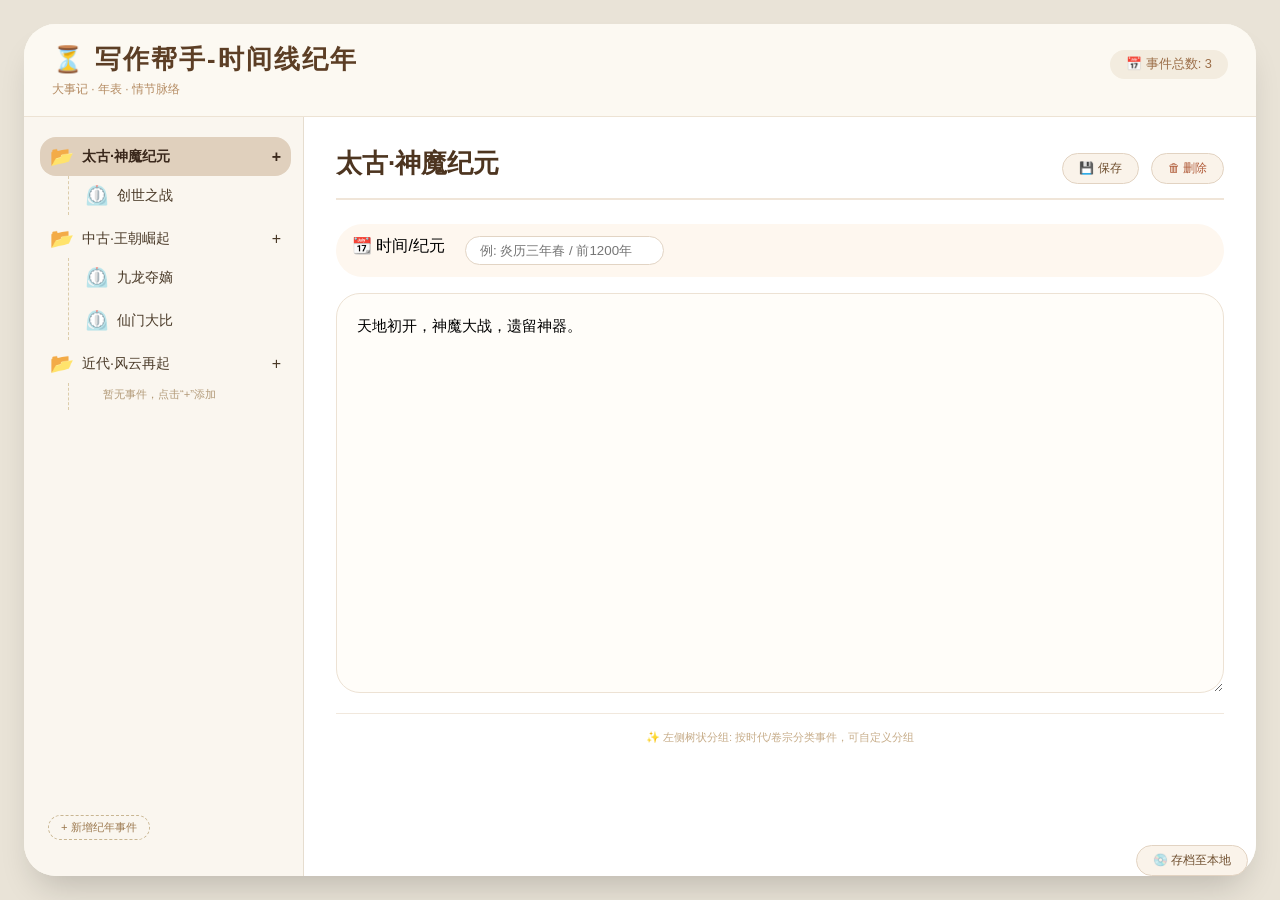
<file: timeline.html>
<!DOCTYPE html>
<html lang="zh-CN">
<head>
    <meta charset="UTF-8">
    <meta name="viewport" content="width=device-width, initial-scale=1.0, user-scalable=no">
    <title>小说时间线</title>
    <style>
        * { margin: 0; padding: 0; box-sizing: border-box; }
        body {
            background: #e9e3d7;
            font-family: 'Segoe UI', 'Noto Sans CJK SC', 'PingFang SC', Roboto, sans-serif;
            padding: 24px;
            min-height: 100vh;
        }
        .app-container {
            max-width: 1400px;
            margin: 0 auto;
            background: #fffef7;
            border-radius: 32px;
            box-shadow: 0 20px 35px -12px rgba(0,0,0,0.2);
            overflow: hidden;
            display: flex;
            flex-direction: column;
            height: calc(100vh - 48px);
            min-height: 650px;
        }
        .app-header {
            background: #fcf9f2;
            padding: 18px 28px;
            border-bottom: 1px solid #ede3d4;
            display: flex;
            justify-content: space-between;
            align-items: baseline;
            flex-wrap: wrap;
        }
        .title-section h1 { font-size: 1.6rem; font-weight: 600; color: #5c3e25; letter-spacing: 2px; }
        .title-section p { font-size: 0.75rem; color: #b48b62; margin-top: 4px; }
        .stats-badge { background: #f3ecdf; border-radius: 40px; padding: 6px 16px; font-size: 0.8rem; color: #9b6e48; }
        .main-dashboard { display: flex; flex: 1; overflow: hidden; }
        /* 左侧树 */
        .sidebar-tree {
            width: 280px;
            background: #faf6ef;
            border-right: 1px solid #e6ddcf;
            display: flex;
            flex-direction: column;
            overflow-y: auto;
            padding: 20px 12px 20px 16px;
        }
        .tree-nav { flex: 1; }
        .tree-node { margin-bottom: 4px; user-select: none; }
        .node-header {
            display: flex;
            align-items: center;
            gap: 8px;
            padding: 8px 10px;
            border-radius: 16px;
            cursor: pointer;
            transition: 0.15s;
            color: #4a3a28;
            font-weight: 500;
        }
        .node-header:hover { background: #efe3d4; }
        .node-header.active { background: #e0d0bd; color: #3a281c; font-weight: 600; }
        .folder-icon, .file-icon { font-size: 1.2rem; width: 24px; text-align: center; }
        .node-title { flex: 1; font-size: 0.9rem; }
        .node-children { margin-left: 28px; padding-left: 6px; border-left: 1px dashed #dcccaa; display: none; }
        .node-children.open { display: block; }
        .add-btn {
            margin: 12px 0 8px 0;
            font-size: 0.7rem;
            background: none;
            border: 1px dashed #c9b692;
            border-radius: 40px;
            padding: 4px 12px;
            color: #9b784e;
            cursor: pointer;
            width: fit-content;
        }
        .editor-area {
            flex: 1;
            background: #ffffff;
            display: flex;
            flex-direction: column;
            overflow-y: auto;
            padding: 28px 32px;
        }
        .editor-header {
            display: flex;
            justify-content: space-between;
            align-items: baseline;
            border-bottom: 2px solid #f0e5d8;
            padding-bottom: 14px;
            margin-bottom: 24px;
            flex-wrap: wrap;
        }
        .editor-title { font-size: 1.6rem; font-weight: 600; color: #4d3520; background: transparent; border: none; padding: 4px 0; width: 70%; font-family: inherit; }
        .editor-title:focus { outline: none; border-bottom: 2px solid #dbbd98; }
        .tool-buttons { display: flex; gap: 12px; }
        .tool-btn { background: #faf3ea; border: 1px solid #e2d3c2; border-radius: 32px; padding: 6px 16px; font-size: 0.75rem; cursor: pointer; color: #6f4f2f; }
        .tool-btn.danger { color: #b15c3a; }
        .tool-btn:hover { background: #eddccb; }
        .content-textarea { width: 100%; min-height: 400px; border: 1px solid #ede2d4; border-radius: 24px; padding: 20px; font-family: monospace; font-size: 0.95rem; line-height: 1.6; background: #fffdf9; }
        .timeline-meta { display: flex; gap: 20px; margin-bottom: 16px; background: #fef7ef; padding: 12px 16px; border-radius: 28px; }
        .timeline-meta input { background: white; border: 1px solid #e2d4c4; border-radius: 30px; padding: 6px 14px; font-family: inherit; }
        .footer-note { margin-top: 20px; font-size: 0.7rem; text-align: center; color: #c7ad8a; border-top: 1px solid #f1e8dd; padding-top: 16px; }
        @media (max-width: 700px) { .sidebar-tree { width: 240px; } .editor-title { font-size: 1.3rem; width: 100%; } }
    </style>
</head>
<body>
<div class="app-container">
    <div class="app-header">
        <div class="title-section"><h1>⏳ 写作帮手-时间线纪年</h1><p>大事记 · 年表 · 情节脉络</p></div>
        <div class="stats-badge" id="statsBadge">📅 事件总数: 0</div>
    </div>
    <div class="main-dashboard">
        <div class="sidebar-tree"><div class="tree-nav" id="treeContainer"></div><div style="padding:8px;"><button id="globalAddEventBtn" class="add-btn">+ 新增纪年事件</button></div></div>
        <div class="editor-area">
            <div class="editor-header"><input type="text" id="editorTitle" class="editor-title" placeholder="事件标题"><div class="tool-buttons"><button id="saveBtn" class="tool-btn">💾 保存</button><button id="deleteBtn" class="tool-btn danger">🗑 删除</button></div></div>
            <div class="timeline-meta"><span>📆 时间/纪元</span><input type="text" id="eventDate" placeholder="例: 炎历三年春 / 前1200年"></div>
            <textarea id="editorContent" class="content-textarea" placeholder="详细描述事件经过、影响、人物关系..."></textarea>
            <div class="footer-note">✨ 左侧树状分组: 按时代/卷宗分类事件，可自定义分组</div>
        </div>
    </div>
</div>
<script>
    let timelineData = { nodes: [] };
    let currentId = null;
    let nextId = 500;
    function initDemo() {
        if(timelineData.nodes.length) return;
        timelineData.nodes = [
            { id: "group_ancient", parentId: null, type: "folder", name: "太古·神魔纪元", order: 0, content: "天地初开，神魔大战，遗留神器。", dateRange: "虚无年代" },
            { id: "event1", parentId: "group_ancient", type: "event", name: "创世之战", order: 0, content: "混沌神与深渊魔激战，星辰碎裂，人族诞生。", eventDate: "混沌元年" },
            { id: "group_middle", parentId: null, type: "folder", name: "中古·王朝崛起", order: 1, content: "凡人王朝兴盛，修仙宗门林立。", dateRange: "约3000年前" },
            { id: "event2", parentId: "group_middle", type: "event", name: "九龙夺嫡", order: 0, content: "九位皇子争夺帝位，天下大乱，最终明帝登基。", eventDate: "太初历210年" },
            { id: "event3", parentId: "group_middle", type: "event", name: "仙门大比", order: 1, content: "七大仙门论道，新任盟主诞生。", eventDate: "太初历225年" },
            { id: "group_near", parentId: null, type: "folder", name: "近代·风云再起", order: 2, content: "主角时代，暗流涌动。", dateRange: "现世50年前" }
        ];
        sortNodes();
        renderTree();
        setCurrent(timelineData.nodes[0]?.id);
        updateStat();
    }
    function sortNodes() { timelineData.nodes.sort((a,b)=>(a.order||0)-(b.order||0)); }
    function getChildren(pid) { return timelineData.nodes.filter(n=>n.parentId===pid).sort((a,b)=>(a.order||0)-(b.order||0)); }
    function renderTree() {
        const container = document.getElementById('treeContainer'); if(!container) return;
        container.innerHTML = '';
        const roots = timelineData.nodes.filter(n=>n.parentId===null).sort((a,b)=>a.order-b.order);
        roots.forEach(root=>{ container.appendChild(createNodeElement(root)); });
        updateStat();
    }
    function createNodeElement(node) {
        const div = document.createElement('div'); div.className='tree-node'; div.dataset.id=node.id;
        const header = document.createElement('div'); header.className='node-header';
        if(currentId===node.id) header.classList.add('active');
        const icon = document.createElement('span'); icon.className='folder-icon';
        icon.innerText = node.type==='folder'?'📂':'⏲️';
        const titleSpan = document.createElement('span'); titleSpan.className='node-title'; titleSpan.innerText=node.name;
        header.appendChild(icon); header.appendChild(titleSpan);
        if(node.type==='folder'){
            const addBtn = document.createElement('span'); addBtn.innerText=' + '; addBtn.style.cursor='pointer'; addBtn.style.marginLeft='auto';
            addBtn.addEventListener('click',(e)=>{ e.stopPropagation(); promptAddChild(node.id,node.name); });
            header.appendChild(addBtn);
        }
        header.addEventListener('click',()=>setCurrent(node.id));
        div.appendChild(header);
        const childrenDiv = document.createElement('div'); childrenDiv.className='node-children open';
        const children = getChildren(node.id);
        children.forEach(ch=>{ childrenDiv.appendChild(createNodeElement(ch)); });
        if(children.length===0 && node.type==='folder'){ let hint=document.createElement('div'); hint.style.cssText='font-size:0.7rem;color:#b29a78;padding:4px 0 8px 28px'; hint.innerText='暂无事件，点击“+”添加'; childrenDiv.appendChild(hint); }
        div.appendChild(childrenDiv);
        return div;
    }
    function promptAddChild(parentId, parentName) {
        let name = prompt(`在「${parentName}」下新增事件名称:`, "新事件");
        if(!name) return;
        let children = getChildren(parentId);
        let newId = `evt_${Date.now()}_${Math.random()}`;
        timelineData.nodes.push({ id: newId, parentId: parentId, type: "event", name: name, order: children.length, content: "", eventDate: "待定" });
        sortNodes(); renderTree(); setCurrent(newId);
    }
    function setCurrent(id) {
        currentId = id;
        const node = timelineData.nodes.find(n=>n.id===id);
        if(node){
            document.getElementById('editorTitle').value = node.name||'';
            document.getElementById('editorContent').value = node.content||'';
            document.getElementById('eventDate').value = node.eventDate||'';
        } else { document.getElementById('editorTitle').value=''; document.getElementById('editorContent').value=''; document.getElementById('eventDate').value=''; }
        renderTree();
    }
    function saveCurrent(){
        if(!currentId) return;
        let node = timelineData.nodes.find(n=>n.id===currentId);
        if(node){
            node.name = document.getElementById('editorTitle').value;
            node.content = document.getElementById('editorContent').value;
            node.eventDate = document.getElementById('eventDate').value;
            renderTree();
            alert('已保存');
        }
    }
    function deleteCurrent(){
        if(!currentId) return;
        let node = timelineData.nodes.find(n=>n.id===currentId);
        if(node && node.type==='folder' && (node.id==='group_ancient'||node.id==='group_middle')){ alert('示例分组可删除，但谨慎'); }
        const toDelete = [currentId];
        const collect=(pid)=>{ timelineData.nodes.filter(n=>n.parentId===pid).forEach(ch=>{ toDelete.push(ch.id); collect(ch.id); }); };
        collect(currentId);
        timelineData.nodes = timelineData.nodes.filter(n=>!toDelete.includes(n.id));
        if(currentId && !timelineData.nodes.find(n=>n.id===currentId)) setCurrent(timelineData.nodes[0]?.id);
        else renderTree();
    }
    function globalAddEvent(){
        let group = prompt("添加至哪个分组？输入分组名称(已有:太古·神魔纪元,中古·王朝崛起,近代·风云再起) 或新建分组","近代·风云再起");
        if(!group) return;
        let existGroup = timelineData.nodes.find(n=>n.type==='folder' && n.name===group);
        if(!existGroup){
            let newId = `grp_${Date.now()}`;
            timelineData.nodes.push({ id: newId, parentId: null, type: "folder", name: group, order: timelineData.nodes.filter(n=>!n.parentId).length, content: "", dateRange: "" });
            sortNodes(); renderTree(); existGroup = timelineData.nodes.find(n=>n.id===newId);
        }
        if(existGroup) promptAddChild(existGroup.id, existGroup.name);
    }
    function updateStat(){ document.getElementById('statsBadge').innerHTML = `📅 事件总数: ${timelineData.nodes.filter(n=>n.type==='event').length}`; }
    function saveToLocal(){ localStorage.setItem('timeline_manager', JSON.stringify(timelineData.nodes)); alert('时间线已本地保存'); }
    function loadLocal(){ let raw = localStorage.getItem('timeline_manager'); if(raw){ timelineData.nodes = JSON.parse(raw); sortNodes(); renderTree(); setCurrent(timelineData.nodes[0]?.id); } else initDemo(); }
    document.getElementById('saveBtn').addEventListener('click',saveCurrent);
    document.getElementById('deleteBtn').addEventListener('click',deleteCurrent);
    document.getElementById('globalAddEventBtn').addEventListener('click',globalAddEvent);
    let saveAll=document.createElement('button'); saveAll.innerText='💿 存档至本地'; saveAll.className='tool-btn'; saveAll.style.position='fixed'; saveAll.style.bottom='24px'; saveAll.style.right='32px'; saveAll.style.zIndex='100'; saveAll.addEventListener('click',saveToLocal); document.body.appendChild(saveAll);
    loadLocal();
</script>
</body>
</html>
</file>
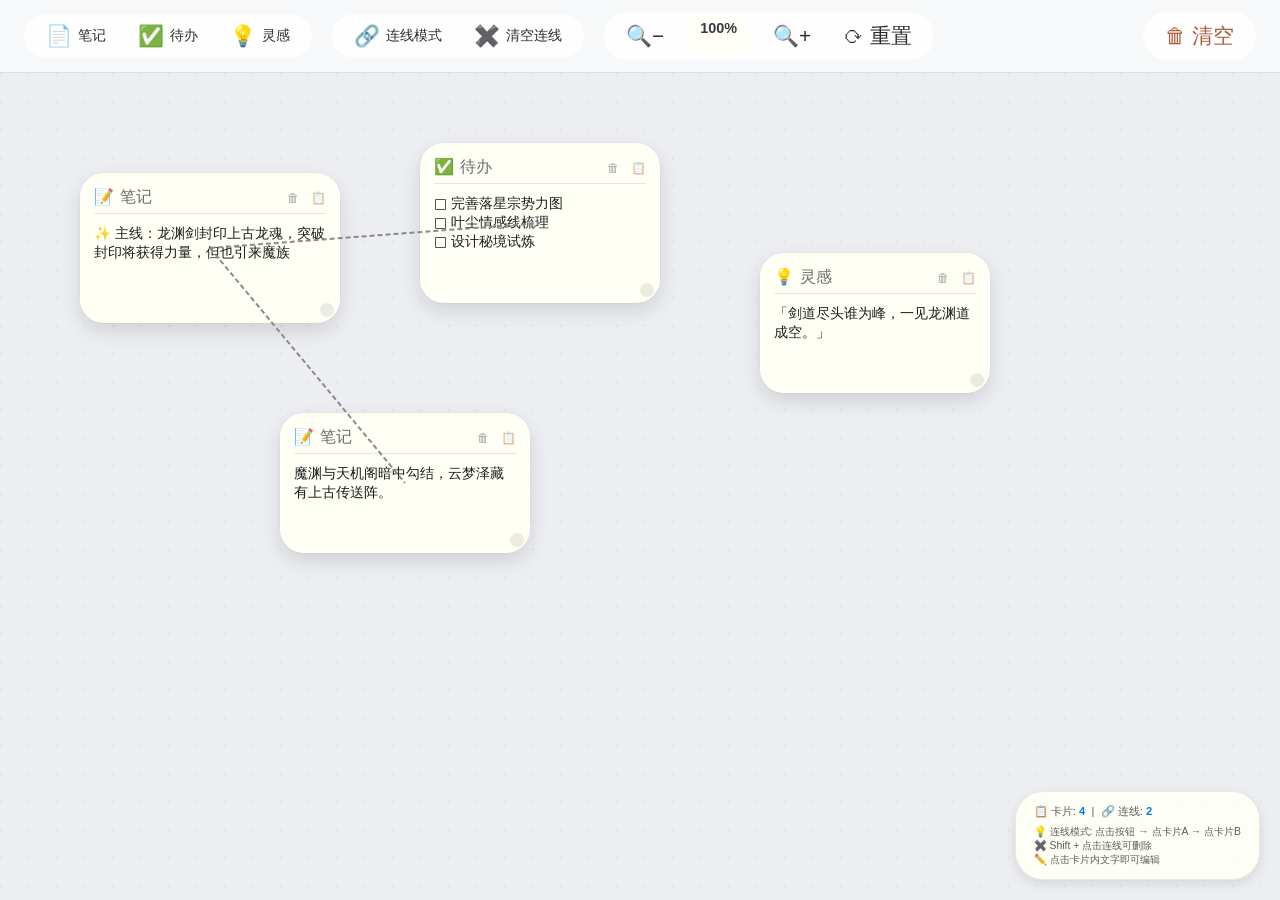
<file: whiteboard.html>
<!DOCTYPE html>
<html lang="zh-CN">
<head>
    <meta charset="UTF-8">
    <meta name="viewport" content="width=device-width, initial-scale=1.0, user-scalable=no">
    <title>写作帮手-无边记 | 灵感白板 (编辑修复版)</title>
    <style>
        * {
            margin: 0;
            padding: 0;
            box-sizing: border-box;
            user-select: none; /* 避免拖动时误选，但编辑区内可正常选择文本 */
        }

        body {
            font-family: -apple-system, BlinkMacSystemFont, "Segoe UI", "SF Pro Text", "Helvetica Neue", Helvetica, sans-serif;
            background: #e0e5ea;
            height: 100vh;
            overflow: hidden;
            color: #1c1c1e;
        }

        /* 整体容器 */
        .freeform-app {
            display: flex;
            flex-direction: column;
            height: 100vh;
            background: #e0e5ea;
            position: relative;
        }

        /* 顶部工具栏 — 毛玻璃效果 (macOS风格) */
        .toolbar {
            background: rgba(255, 255, 255, 0.72);
            backdrop-filter: blur(20px);
            border-bottom: 0.5px solid rgba(0, 0, 0, 0.1);
            padding: 12px 24px;
            display: flex;
            align-items: center;
            gap: 20px;
            flex-wrap: wrap;
            z-index: 10;
        }
        .toolbar-group {
            display: flex;
            gap: 12px;
            background: rgba(255, 255, 255, 0.5);
            padding: 4px 12px;
            border-radius: 32px;
            backdrop-filter: blur(4px);
        }
        .tool-btn {
            background: transparent;
            border: none;
            font-size: 1.3rem;
            cursor: pointer;
            padding: 6px 10px;
            border-radius: 40px;
            transition: 0.15s;
            color: #2c2c2e;
            display: inline-flex;
            align-items: center;
            gap: 6px;
            font-weight: 500;
        }
        .tool-btn span { font-size: 0.85rem; }
        .tool-btn:hover { background: rgba(0, 0, 0, 0.08); }
        .title-badge {
            font-weight: 600;
            font-size: 0.9rem;
            color: #3a3a3c;
            background: rgba(255,255,240,0.5);
            padding: 4px 14px;
            border-radius: 30px;
        }

        /* 无限画布区域 */
        .canvas-container {
            flex: 1;
            position: relative;
            overflow: hidden;
            background: #eceef2;
            background-image: radial-gradient(circle at 1px 1px, rgba(0,0,0,0.05) 1px, transparent 1px);
            background-size: 28px 28px;
        }
        #infiniteCanvas {
            width: 100%;
            height: 100%;
            position: relative;
            cursor: grab;
        }
        #infiniteCanvas:active { cursor: grabbing; }

        /* SVG 连线层 */
        .lines-layer {
            position: absolute;
            top: 0;
            left: 0;
            width: 100%;
            height: 100%;
            pointer-events: none;
            z-index: 4;
        }
        .lines-layer svg {
            width: 100%;
            height: 100%;
        }
        .line-path {
            stroke: #8b8a90;
            stroke-width: 2;
            stroke-dasharray: 5 3;
            fill: none;
            transition: stroke 0.1s;
            pointer-events: stroke;
            cursor: pointer;
        }
        .line-path.selected-line {
            stroke: #007aff;
            stroke-width: 3;
            stroke-dasharray: none;
        }

        /* 卡片样式 — 类似无边记 */
        .note-card {
            position: absolute;
            background: rgba(255, 255, 245, 0.98);
            backdrop-filter: blur(4px);
            border-radius: 24px;
            box-shadow: 0 8px 20px rgba(0, 0, 0, 0.12), 0 0 0 0.5px rgba(0, 0, 0, 0.05);
            min-width: 180px;
            min-height: 140px;
            padding: 14px;
            transition: box-shadow 0.1s;
            /* 默认不能拖拽，拖拽由专门的拖拽区处理 */
            cursor: default;
            display: flex;
            flex-direction: column;
            z-index: 5;
            font-family: -apple-system, "SF Pro Text", system-ui;
        }
        /* 卡片头部区域可作为拖拽把手 */
        .card-drag-handle {
            cursor: move;
            position: absolute;
            top: 0;
            left: 0;
            right: 0;
            height: 40px;
            background: transparent;
            z-index: 2;
        }
        .note-card.selected {
            box-shadow: 0 12px 28px rgba(0, 0, 0, 0.2), 0 0 0 2px #007aff;
            z-index: 20;
        }
        .card-header {
            display: flex;
            justify-content: space-between;
            align-items: center;
            margin-bottom: 10px;
            font-weight: 590;
            font-size: 0.8rem;
            color: #6c6c70;
            border-bottom: 0.5px solid #e5e5ea;
            padding-bottom: 5px;
            position: relative;
            z-index: 3;
            pointer-events: auto;
        }
        .card-type-icon { font-size: 1rem; }
        .card-actions { display: flex; gap: 12px; opacity: 0.6; }
        .card-actions span { cursor: pointer; font-size: 0.75rem; pointer-events: auto; }
        .card-content {
            flex: 1;
            font-size: 0.85rem;
            line-height: 1.4;
            color: #1c1c1e;
            outline: none;
            white-space: pre-wrap;
            word-break: break-word;
            overflow-y: auto;
            max-height: 180px;
            cursor: text;
            user-select: text;
            position: relative;
            z-index: 3;
            background: transparent;
        }
        /* 让卡片内容区域可正常编辑，不会被拖拽事件干扰 */
        .card-content:focus {
            background: rgba(255,255,245,1);
        }
        .resize-handle {
            position: absolute;
            bottom: 6px;
            right: 6px;
            width: 14px;
            height: 14px;
            background: rgba(0,0,0,0.08);
            border-radius: 20px;
            cursor: nw-resize;
            pointer-events: auto;
            z-index: 10;
        }
        /* 连线模式按钮样式 */
        .linking-mode-active {
            background: #007aff30 !important;
            border-radius: 40px;
        }

        /* 右侧简约面板 (仅保留连线提示) */
        .info-panel {
            position: fixed;
            right: 20px;
            bottom: 20px;
            background: rgba(255, 255, 245, 0.9);
            backdrop-filter: blur(20px);
            border-radius: 28px;
            padding: 12px 18px;
            font-size: 0.7rem;
            color: #5c5c5e;
            box-shadow: 0 4px 12px rgba(0,0,0,0.1);
            border: 0.5px solid rgba(0,0,0,0.08);
            z-index: 15;
            pointer-events: none;
        }
        .info-panel strong {
            color: #007aff;
        }
        .zoom-indicator {
            position: fixed;
            bottom: 20px;
            left: 50%;
            transform: translateX(-50%);
            background: rgba(0,0,0,0.6);
            backdrop-filter: blur(12px);
            color: white;
            padding: 4px 12px;
            border-radius: 40px;
            font-size: 0.7rem;
            pointer-events: none;
            z-index: 20;
        }
        /* 拖拽时隐藏文本光标避免闪烁 */
        body.dragging {
            cursor: grabbing;
        }
    </style>
</head>
<body>
<div class="freeform-app">
    <div class="toolbar">
        <div class="toolbar-group">
            <button class="tool-btn" id="addNoteBtn">📄 <span>笔记</span></button>
            <button class="tool-btn" id="addTodoBtn">✅ <span>待办</span></button>
            <button class="tool-btn" id="addQuoteBtn">💡 <span>灵感</span></button>
        </div>
        <div class="toolbar-group">
            <button class="tool-btn" id="linkModeBtn">🔗 <span>连线模式</span></button>
            <button class="tool-btn" id="clearLinesBtn">✖️ <span>清空连线</span></button>
        </div>
        <div class="toolbar-group">
            <button class="tool-btn" id="zoomOutBtn">🔍−</button>
            <span class="title-badge" id="zoomLevel">100%</span>
            <button class="tool-btn" id="zoomInBtn">🔍+</button>
            <button class="tool-btn" id="resetViewBtn">⟳ 重置</button>
        </div>
        <div style="flex:1"></div>
        <div class="toolbar-group">
            <button class="tool-btn" id="clearStorageBtn" style="color:#ac5e3b;">🗑 清空</button>
        </div>
    </div>

    <div class="canvas-container" id="canvasContainer">
        <div id="infiniteCanvas" style="transform-origin: 0 0;"></div>
        <div class="lines-layer" id="linesLayer">
            <svg width="100%" height="100%"></svg>
        </div>
    </div>

    <!-- 简约信息面板：仅显示卡片/连线数量 + 连线小教程 -->
    <div class="info-panel" id="infoPanel">
        📋 卡片: <strong id="cardCount">0</strong> &nbsp;|&nbsp; 🔗 连线: <strong id="lineCount">0</strong>
        <div style="font-size:0.65rem; margin-top:6px;">💡 连线模式: 点击按钮 → 点卡片A → 点卡片B</div>
        <div style="font-size:0.65rem;">✖️ Shift + 点击连线可删除</div>
        <div style="font-size:0.65rem;">✏️ 点击卡片内文字即可编辑</div>
    </div>
    <div class="zoom-indicator" id="zoomIndicator" style="display:none;">100%</div>
</div>

<script>
    // ---------- 数据结构 ----------
    let cards = [];          // { id, type, text, x, y, width, height }
    let connections = [];    // { id, fromId, toId }
    let selectedCardId = null;
    let isPanning = false;
    let panStart = { x: 0, y: 0 };
    let transform = { x: 0, y: 0, scale: 1 };
    let dragTargetCardId = null;
    let dragOffset = { x: 0, y: 0 };
    let resizeTargetCardId = null;
    let isDraggingCard = false;
    let linkMode = false;          // 连线模式激活
    let pendingLinkCardId = null;   // 连线模式中第一个选中的卡片

    // DOM 元素
    const canvas = document.getElementById('infiniteCanvas');
    const container = document.getElementById('canvasContainer');
    const svgLayer = document.querySelector('#linesLayer svg');

    // 初始化示例卡片与连线
    function initDemo() {
        if (cards.length === 0) {
            cards = [
                { id: "card1", type: "note", text: "✨ 主线：龙渊剑封印上古龙魂，突破封印将获得力量，但也引来魔族", x: 80, y: 100, width: 260, height: 150 },
                { id: "card2", type: "todo", text: "□ 完善落星宗势力图\n□ 叶尘情感线梳理\n□ 设计秘境试炼", x: 420, y: 70, width: 240, height: 160 },
                { id: "card3", type: "quote", text: "「剑道尽头谁为峰，一见龙渊道成空。」", x: 760, y: 180, width: 230, height: 120 },
                { id: "card4", type: "note", text: "魔渊与天机阁暗中勾结，云梦泽藏有上古传送阵。", x: 280, y: 340, width: 250, height: 140 }
            ];
            connections = [
                { id: "conn1", fromId: "card1", toId: "card2" },
                { id: "conn2", fromId: "card1", toId: "card4" }
            ];
        }
        renderAllCards();
        renderLines();
        updateStatsUI();
    }

    // 渲染卡片
    function renderAllCards() {
        canvas.style.transform = `translate(${transform.x}px, ${transform.y}px) scale(${transform.scale})`;
        canvas.innerHTML = '';
        cards.forEach(card => {
            const cardDiv = document.createElement('div');
            cardDiv.className = 'note-card';
            if (selectedCardId === card.id) cardDiv.classList.add('selected');
            cardDiv.style.left = `${card.x}px`;
            cardDiv.style.top = `${card.y}px`;
            cardDiv.style.width = `${card.width}px`;
            cardDiv.style.height = `${card.height}px`;
            cardDiv.setAttribute('data-id', card.id);
            let icon = card.type === 'note' ? '📝' : (card.type === 'todo' ? '✅' : '💡');
            let typeName = card.type === 'note' ? '笔记' : (card.type === 'todo' ? '待办' : '灵感');
            
            // 增加一个透明的拖拽把手区域（便于拖拽）
            cardDiv.innerHTML = `
                <div class="card-drag-handle" data-drag-handle="${card.id}"></div>
                <div class="card-header">
                    <span class="card-type-icon">${icon} ${typeName}</span>
                    <div class="card-actions">
                        <span class="delete-card" data-id="${card.id}">🗑</span>
                        <span class="duplicate-card" data-id="${card.id}">📋</span>
                    </div>
                </div>
                <div class="card-content" contenteditable="true" data-id="${card.id}">${escapeHtml(card.text)}</div>
                <div class="resize-handle" data-resize="${card.id}"></div>
            `;
            canvas.appendChild(cardDiv);
        });
        attachCardEvents();
    }

    function escapeHtml(str) { 
        if (!str) return '';
        return str.replace(/[&<>]/g, function(m){ 
            if(m==='&') return '&amp;'; 
            if(m==='<') return '&lt;'; 
            if(m==='>') return '&gt;'; 
            return m;
        }); 
    }

    // 渲染连线
    function renderLines() {
        if (!svgLayer) return;
        svgLayer.innerHTML = '';
        connections.forEach(conn => {
            const fromCard = cards.find(c => c.id === conn.fromId);
            const toCard = cards.find(c => c.id === conn.toId);
            if (!fromCard || !toCard) return;
            const fromX = fromCard.x + fromCard.width / 2;
            const fromY = fromCard.y + fromCard.height / 2;
            const toX = toCard.x + toCard.width / 2;
            const toY = toCard.y + toCard.height / 2;
            const line = document.createElementNS("http://www.w3.org/2000/svg", "line");
            line.setAttribute("x1", fromX);
            line.setAttribute("y1", fromY);
            line.setAttribute("x2", toX);
            line.setAttribute("y2", toY);
            line.setAttribute("class", "line-path");
            line.setAttribute("data-conn-id", conn.id);
            line.style.pointerEvents = "stroke";
            line.addEventListener('click', (e) => {
                e.stopPropagation();
                if (e.shiftKey) {
                    connections = connections.filter(c => c.id !== conn.id);
                    renderLines();
                    updateStatsUI();
                    saveToLocal();
                }
            });
            svgLayer.appendChild(line);
        });
        const lineCountElem = document.getElementById('lineCount');
        if (lineCountElem) lineCountElem.innerText = connections.length;
    }

    // 卡片事件绑定（关键修复：contenteditable 区域可正常获得焦点）
    function attachCardEvents() {
        // 删除卡片
        document.querySelectorAll('.delete-card').forEach(btn => {
            btn.addEventListener('click', (e) => {
                e.stopPropagation();
                const id = btn.getAttribute('data-id');
                cards = cards.filter(c => c.id !== id);
                connections = connections.filter(c => c.fromId !== id && c.toId !== id);
                if (selectedCardId === id) selectedCardId = null;
                if (pendingLinkCardId === id) pendingLinkCardId = null;
                renderAllCards();
                renderLines();
                updateStatsUI();
                saveToLocal();
            });
        });
        
        // 复制卡片
        document.querySelectorAll('.duplicate-card').forEach(btn => {
            btn.addEventListener('click', (e) => {
                e.stopPropagation();
                const id = btn.getAttribute('data-id');
                const original = cards.find(c => c.id === id);
                if (original) {
                    const newId = `card_${Date.now()}_${Math.random()}`;
                    const newCard = { ...original, id: newId, x: original.x + 40, y: original.y + 40, text: original.text };
                    cards.push(newCard);
                    renderAllCards();
                    renderLines();
                    saveToLocal();
                }
            });
        });
        
        // 内容编辑 - 关键修复：让 contenteditable 正常工作
        document.querySelectorAll('.card-content').forEach(editable => {
            editable.addEventListener('blur', (e) => {
                e.stopPropagation();
                const id = editable.getAttribute('data-id');
                const card = cards.find(c => c.id === id);
                if (card && card.text !== editable.innerText) {
                    card.text = editable.innerText;
                    saveToLocal();
                }
            });
            // 阻止 mousedown 冒泡，这样点击编辑区不会触发卡片拖拽
            editable.addEventListener('mousedown', (e) => {
                e.stopPropagation();
            });
            editable.addEventListener('dragstart', (e) => {
                e.stopPropagation();
            });
        });
        
        // 拖拽把手: 只有点击 drag-handle 区域才启动拖拽
        document.querySelectorAll('.card-drag-handle').forEach(handle => {
            handle.addEventListener('mousedown', (e) => {
                e.stopPropagation();
                e.preventDefault();
                const cardId = handle.getAttribute('data-drag-handle');
                const cardElem = handle.closest('.note-card');
                if (!cardElem) return;
                
                // 连线模式优先处理
                if (linkMode) {
                    if (pendingLinkCardId === null) {
                        pendingLinkCardId = cardId;
                        cardElem.style.boxShadow = '0 0 0 2px #007aff';
                        setTimeout(() => { if(cardElem) cardElem.style.boxShadow = ''; }, 300);
                    } else {
                        if (pendingLinkCardId !== cardId) {
                            connections.push({ id: `conn_${Date.now()}_${Math.random()}`, fromId: pendingLinkCardId, toId: cardId });
                            renderLines();
                            saveToLocal();
                            updateStatsUI();
                        }
                        pendingLinkCardId = null;
                    }
                    return;
                }
                
                // 普通拖拽逻辑
                selectedCardId = cardId;
                renderAllCards();
                dragTargetCardId = cardId;
                const rect = cardElem.getBoundingClientRect();
                dragOffset.x = (e.clientX - rect.left) / transform.scale;
                dragOffset.y = (e.clientY - rect.top) / transform.scale;
                isDraggingCard = true;
                document.body.classList.add('dragging');
            });
        });
        
        // 缩放控制
        document.querySelectorAll('.resize-handle').forEach(handle => {
            handle.addEventListener('mousedown', (e) => {
                e.stopPropagation();
                e.preventDefault();
                const cardId = handle.getAttribute('data-resize');
                resizeTargetCardId = cardId;
                startResize(e, cardId);
            });
        });
        
        // 点击卡片非内容区域时选中（但不拖拽）
        document.querySelectorAll('.note-card').forEach(cardEl => {
            cardEl.addEventListener('mousedown', (e) => {
                // 如果点击的是内容区、删除按钮、复制按钮、缩放区，则不处理选中
                if (e.target.classList.contains('card-content') || 
                    e.target.classList.contains('delete-card') ||
                    e.target.classList.contains('duplicate-card') ||
                    e.target.classList.contains('resize-handle') ||
                    e.target.closest('.card-actions')) {
                    return;
                }
                const id = cardEl.getAttribute('data-id');
                if (!linkMode) {
                    selectedCardId = id;
                    renderAllCards();
                }
            });
        });
    }

    function startResize(e, cardId) {
        const card = cards.find(c => c.id === cardId);
        if (!card) return;
        const startX = e.clientX;
        const startY = e.clientY;
        const startWidth = card.width;
        const startHeight = card.height;
        
        const onMouseMove = (moveEvent) => {
            const dx = (moveEvent.clientX - startX) / transform.scale;
            const dy = (moveEvent.clientY - startY) / transform.scale;
            card.width = Math.max(160, startWidth + dx);
            card.height = Math.max(120, startHeight + dy);
            renderAllCards();
            renderLines();
        };
        const onMouseUp = () => {
            window.removeEventListener('mousemove', onMouseMove);
            window.removeEventListener('mouseup', onMouseUp);
            resizeTargetCardId = null;
            saveToLocal();
        };
        window.addEventListener('mousemove', onMouseMove);
        window.addEventListener('mouseup', onMouseUp);
    }

    // 画布拖拽平移
    function initCanvasPan() {
        container.addEventListener('mousedown', (e) => {
            // 如果点击的不是拖拽把手/卡片缩放区/编辑区，且不是连线模式下的点击，才启动画布平移
            if (e.target === container || e.target === canvas || e.target.classList.contains('canvas-container')) {
                isPanning = true;
                panStart = { x: e.clientX - transform.x, y: e.clientY - transform.y };
                container.style.cursor = 'grabbing';
            }
        });
        window.addEventListener('mousemove', (e) => {
            if (isPanning && !isDraggingCard && !resizeTargetCardId) {
                transform.x = e.clientX - panStart.x;
                transform.y = e.clientY - panStart.y;
                canvas.style.transform = `translate(${transform.x}px, ${transform.y}px) scale(${transform.scale})`;
                renderLines();
            } else if (isDraggingCard && dragTargetCardId) {
                const card = cards.find(c => c.id === dragTargetCardId);
                if (card) {
                    const newX = (e.clientX - dragOffset.x * transform.scale - transform.x) / transform.scale;
                    const newY = (e.clientY - dragOffset.y * transform.scale - transform.y) / transform.scale;
                    card.x = Math.max(0, newX);
                    card.y = Math.max(0, newY);
                    renderAllCards();
                    renderLines();
                }
            }
        });
        window.addEventListener('mouseup', () => {
            if (isPanning || isDraggingCard) {
                isPanning = false;
                isDraggingCard = false;
                dragTargetCardId = null;
                container.style.cursor = 'grab';
                document.body.classList.remove('dragging');
                if (!isDraggingCard && !resizeTargetCardId) saveToLocal();
            }
        });
    }

    // 缩放功能
    function setScale(newScale) {
        transform.scale = Math.min(2, Math.max(0.4, newScale));
        canvas.style.transform = `translate(${transform.x}px, ${transform.y}px) scale(${transform.scale})`;
        document.getElementById('zoomLevel').innerText = `${Math.round(transform.scale * 100)}%`;
        const indicator = document.getElementById('zoomIndicator');
        if (indicator) {
            indicator.style.display = 'block';
            setTimeout(() => { indicator.style.display = 'none'; }, 800);
        }
        renderLines();
    }

    // 新增卡片
    function addCard(type) {
        let defaultText = type === 'note' ? '双击编辑笔记...' : (type === 'todo' ? '□ 任务一\n□ 任务二' : '「写下灵感语录」');
        const newId = `card_${Date.now()}_${Math.random()}`;
        const viewX = -transform.x / transform.scale + 150;
        const viewY = -transform.y / transform.scale + 150;
        cards.push({
            id: newId, type: type, text: defaultText,
            x: viewX, y: viewY, width: 250, height: 150
        });
        renderAllCards();
        renderLines();
        saveToLocal();
        updateStatsUI();
    }

    function updateStatsUI() {
        const cardCountElem = document.getElementById('cardCount');
        const lineCountElem = document.getElementById('lineCount');
        if (cardCountElem) cardCountElem.innerText = cards.length;
        if (lineCountElem) lineCountElem.innerText = connections.length;
    }

    function toggleLinkMode() {
        linkMode = !linkMode;
        const btn = document.getElementById('linkModeBtn');
        if (linkMode) {
            btn.classList.add('linking-mode-active');
            pendingLinkCardId = null;
            const tip = document.createElement('div');
            tip.innerText = '🔗 连线模式已开启，依次点击两个卡片头部区域创建连线';
            tip.style.position = 'fixed'; tip.style.bottom = '80px'; tip.style.left = '50%'; tip.style.transform = 'translateX(-50%)';
            tip.style.background = '#2c2c2e'; tip.style.color = 'white'; tip.style.padding = '6px 16px'; tip.style.borderRadius = '40px'; tip.style.fontSize = '0.75rem'; tip.style.zIndex = '100';
            document.body.appendChild(tip);
            setTimeout(() => tip.remove(), 2000);
        } else {
            btn.classList.remove('linking-mode-active');
            pendingLinkCardId = null;
        }
    }

    function clearAllLines() {
        if (confirm('删除所有连线？')) {
            connections = [];
            renderLines();
            updateStatsUI();
            saveToLocal();
        }
    }

    function clearWhiteboard() {
        if(confirm('清空白板（卡片和连线都将消失）？')) {
            cards = [];
            connections = [];
            selectedCardId = null;
            pendingLinkCardId = null;
            renderAllCards();
            renderLines();
            updateStatsUI();
            saveToLocal();
        }
    }

    function saveToLocal() {
        const store = { cards, connections, transform };
        localStorage.setItem('freeform_connections_lite', JSON.stringify(store));
    }
    
    function loadFromLocal() {
        const raw = localStorage.getItem('freeform_connections_lite');
        if(raw) {
            try {
                const data = JSON.parse(raw);
                cards = data.cards || [];
                connections = data.connections || [];
                transform = data.transform || { x: 0, y: 0, scale: 1 };
                renderAllCards();
                renderLines();
                updateStatsUI();
                canvas.style.transform = `translate(${transform.x}px, ${transform.y}px) scale(${transform.scale})`;
                document.getElementById('zoomLevel').innerText = `${Math.round(transform.scale * 100)}%`;
            } catch(e) { initDemo(); }
        } else { initDemo(); }
    }

    // 绑定UI按钮
    document.getElementById('addNoteBtn').addEventListener('click', () => addCard('note'));
    document.getElementById('addTodoBtn').addEventListener('click', () => addCard('todo'));
    document.getElementById('addQuoteBtn').addEventListener('click', () => addCard('quote'));
    document.getElementById('zoomInBtn').addEventListener('click', () => setScale(transform.scale + 0.1));
    document.getElementById('zoomOutBtn').addEventListener('click', () => setScale(transform.scale - 0.1));
    document.getElementById('resetViewBtn').addEventListener('click', () => { transform = { x: 0, y: 0, scale: 1 }; setScale(1); renderLines(); });
    document.getElementById('clearStorageBtn').addEventListener('click', clearWhiteboard);
    document.getElementById('linkModeBtn').addEventListener('click', toggleLinkMode);
    document.getElementById('clearLinesBtn').addEventListener('click', clearAllLines);

    initCanvasPan();
    loadFromLocal();
    // 定期刷新连线位置（卡片移动/缩放后重新计算）
    setInterval(() => { renderLines(); }, 150);
</script>
</body>
</html>
</file>
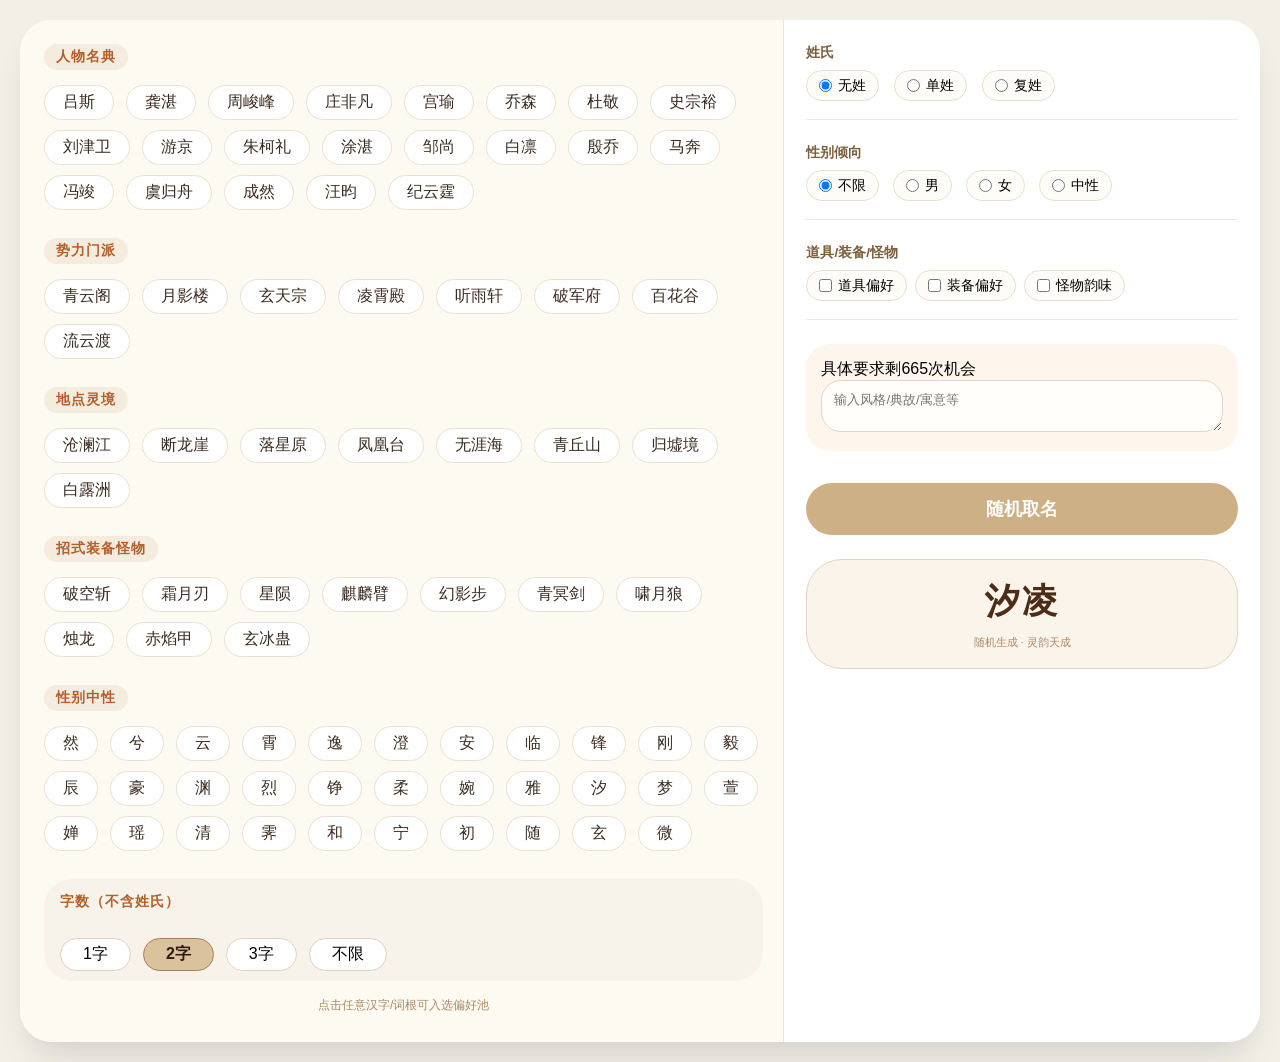
<file: js/namegen.html>
<!DOCTYPE html>
<html lang="zh-CN">
<head>
    <meta charset="UTF-8">
    <meta name="viewport" content="width=device-width, initial-scale=1.0, user-scalable=no">
    <title>妙笔·汉字组合生成器</title>
    <style>
        * { margin: 0; padding: 0; box-sizing: border-box; user-select: none; }
        body { background: #f2efe7; display: flex; justify-content: center; align-items: center; min-height: 100vh; font-family: 'Segoe UI', 'Noto Sans CJK SC', 'PingFang SC', Roboto, sans-serif; padding: 20px; }
        .generator { max-width: 1300px; width: 100%; background: #fffef7; border-radius: 32px; box-shadow: 0 20px 35px -12px rgba(0,0,0,0.15); overflow: hidden; }
        .main-layout { display: flex; flex-wrap: wrap; }
        .left-panel { flex: 2; min-width: 280px; background: #fdfaf2; padding: 24px 20px 28px 24px; border-right: 1px solid #ede6d8; }
        .right-panel { flex: 1.2; min-width: 260px; background: #ffffff; padding: 24px 22px 28px 22px; display: flex; flex-direction: column; gap: 24px; }
        .category-block { margin-bottom: 28px; }
        .category-title { font-size: 0.85rem; font-weight: 600; letter-spacing: 1px; color: #b45f2b; background: #f3ecdf; display: inline-block; padding: 4px 12px; border-radius: 30px; margin-bottom: 15px; }
        .chars-grid { display: flex; flex-wrap: wrap; gap: 10px 12px; }
        .char-item { background: white; border: 1px solid #e9e2d4; border-radius: 40px; padding: 6px 18px; font-size: 1rem; font-weight: 500; color: #3a2c22; cursor: pointer; transition: all 0.2s ease; }
        .char-item:hover { background: #f9eedd; border-color: #d1b48c; transform: translateY(-1px); }
        .char-item.selected { background: #e8d9c6; border-color: #bc8f6b; color: #4c2e1a; font-weight: 600; }
        .word-length-group { background: #f8f3ea; border-radius: 28px; padding: 10px 16px; margin-top: 12px; }
        .length-buttons { display: flex; gap: 12px; flex-wrap: wrap; margin-top: 8px; }
        .len-btn { background: white; border: 1px solid #ddd2c0; border-radius: 32px; padding: 5px 22px; font-weight: 500; cursor: pointer; }
        .len-btn.active { background: #dac29c; border-color: #aa7e55; color: #2c1c0f; font-weight: 600; }
        .param-row { display: flex; flex-direction: column; gap: 8px; border-bottom: 1px solid #f0e9df; padding-bottom: 18px; }
        .param-label { font-weight: 600; color: #7c5f3e; font-size: 0.85rem; }
        .inline-options { display: flex; flex-wrap: wrap; gap: 14px; }
        .radio-label { display: flex; align-items: center; gap: 6px; font-size: 0.9rem; cursor: pointer; background: #fefcf8; padding: 5px 12px; border-radius: 40px; border: 1px solid #e7dfd1; }
        .surname-area { display: flex; gap: 12px; flex-wrap: wrap; align-items: center; }
        .surname-type { display: flex; gap: 15px; }
        .custom-surname { display: flex; align-items: center; gap: 8px; flex: 2; }
        .custom-surname input { border: 1px solid #ddd0be; border-radius: 40px; padding: 8px 12px; width: 120px; outline: none; }
        .requirement-area { background: #fef6ed; border-radius: 24px; padding: 15px; }
        .req-textarea { width: 100%; border: 1px solid #e2d6c6; border-radius: 20px; padding: 10px 12px; font-family: inherit; resize: vertical; background: #fffefb; }
        .random-btn { background: #ceb087; border: none; padding: 14px 0; font-size: 1.1rem; font-weight: bold; color: white; border-radius: 48px; cursor: pointer; margin-top: 8px; }
        .random-btn:hover { background: #b78c62; }
        .result-card { background: #faf4ea; border-radius: 36px; padding: 18px 20px; text-align: center; border: 1px solid #e2d4c2; }
        .result-name { font-size: 2.2rem; font-weight: 800; letter-spacing: 2px; color: #4b2c17; word-break: break-word; }
        .extra-tip { font-size: 0.7rem; color: #ad8865; margin-top: 10px; }
        @media (max-width: 780px) { .main-layout { flex-direction: column; } .left-panel { border-right: none; border-bottom: 1px solid #ede6d8; } }
    </style>
</head>
<body>
<div class="generator">
    <div class="main-layout">
        <div class="left-panel">
            <div class="category-block"><div class="category-title">人物名典</div><div class="chars-grid" id="personGrid"></div></div>
            <div class="category-block"><div class="category-title">势力门派</div><div class="chars-grid" id="forceGrid"></div></div>
            <div class="category-block"><div class="category-title">地点灵境</div><div class="chars-grid" id="placeGrid"></div></div>
            <div class="category-block"><div class="category-title">招式装备怪物</div><div class="chars-grid" id="specialGrid"></div></div>
            <div class="category-block"><div class="category-title">性别中性</div><div class="chars-grid" id="genderGrid"></div></div>
            <div class="word-length-group">
                <div class="category-title" style="background:transparent; padding-left:0;">字数（不含姓氏）</div>
                <div class="length-buttons" id="lengthGroup">
                    <div data-len="1" class="len-btn">1字</div>
                    <div data-len="2" class="len-btn active">2字</div>
                    <div data-len="3" class="len-btn">3字</div>
                    <div data-len="不限" class="len-btn">不限</div>
                </div>
            </div>
            <div style="margin-top:16px; font-size:12px; color:#ab8a64; text-align:center;">点击任意汉字/词根可入选偏好池</div>
        </div>
        <div class="right-panel">
            <div class="param-row">
                <div class="param-label">姓氏</div>
                <div class="surname-area">
                    <div class="surname-type" id="surnameTypeGroup">
                        <label class="radio-label"><input type="radio" name="surnameMode" value="none" checked> 无姓</label>
                        <label class="radio-label"><input type="radio" name="surnameMode" value="single"> 单姓</label>
                        <label class="radio-label"><input type="radio" name="surnameMode" value="double"> 复姓</label>
                    </div>
                    <div class="custom-surname" id="customSurnameDiv" style="display:none;">
                        <input type="text" id="customSurnameInput" placeholder="自定义姓氏" maxlength="4">
                    </div>
                </div>
            </div>
            <div class="param-row">
                <div class="param-label">性别倾向</div>
                <div class="inline-options" id="genderPrefer">
                    <label class="radio-label"><input type="radio" name="genderPref" value="all" checked> 不限</label>
                    <label class="radio-label"><input type="radio" name="genderPref" value="男"> 男</label>
                    <label class="radio-label"><input type="radio" name="genderPref" value="女"> 女</label>
                    <label class="radio-label"><input type="radio" name="genderPref" value="中性"> 中性</label>
                </div>
            </div>
            <div class="param-row">
                <div class="param-label">道具/装备/怪物</div>
                <div class="inline-options" id="themeCheck" style="gap:8px;">
                    <label class="radio-label"><input type="checkbox" value="道具"> 道具偏好</label>
                    <label class="radio-label"><input type="checkbox" value="装备"> 装备偏好</label>
                    <label class="radio-label"><input type="checkbox" value="怪物"> 怪物韵味</label>
                </div>
            </div>
            <div class="requirement-area">
                <div class="req-header"><span>具体要求</span><span>剩<span id="chanceCounter">666</span>次机会</span></div>
                <textarea id="requirementText" rows="2" class="req-textarea" placeholder="输入风格/典故/寓意等"></textarea>
            </div>
            <button id="randomGenBtn" class="random-btn">随机取名</button>
            <div class="result-card"><div class="result-name" id="resultName">妙笔生花</div><div class="extra-tip">随机生成 · 灵韵天成</div></div>
        </div>
    </div>
</div>
<script>
    const rawPersonNames = ["吕斯","龚湛","周峻峰","庄非凡","宫瑜","乔森","杜敬","史宗裕","刘津卫","游京","朱柯礼","涂湛","邹尚","白凛","殷乔","马奔","冯竣","虞归舟","成然","汪昀","纪云霆"];
    const forces = ["青云阁","月影楼","玄天宗","凌霄殿","听雨轩","破军府","百花谷","流云渡"];
    const places = ["沧澜江","断龙崖","落星原","凤凰台","无涯海","青丘山","归墟境","白露洲"];
    const specials = ["破空斩","霜月刃","星陨","麒麟臂","幻影步","青冥剑","啸月狼","烛龙","赤焰甲","玄冰蛊"];
    const genderNeutral = ["然","兮","云","霄","逸","澄","安","临"];
    const maleWords = ["锋","刚","毅","辰","豪","渊","烈","铮"];
    const femaleWords = ["柔","婉","雅","汐","梦","萱","婵","瑶"];
    const neutralWords = ["清","霁","和","宁","初","随","玄","微"];
    let allCharItems = [];
    function buildData() {
        let items = [];
        rawPersonNames.forEach(name => { items.push({ display: name, value: name, group: "person" }); });
        forces.forEach(f => { items.push({ display: f, value: f, group: "force" }); });
        places.forEach(p => { items.push({ display: p, value: p, group: "place" }); });
        specials.forEach(s => { items.push({ display: s, value: s, group: "special" }); });
        genderNeutral.forEach(gn => { items.push({ display: gn, value: gn, group: "gender" }); });
        maleWords.forEach(mw => { items.push({ display: mw, value: mw, group: "gender" }); });
        femaleWords.forEach(fw => { items.push({ display: fw, value: fw, group: "gender" }); });
        neutralWords.forEach(nw => { items.push({ display: nw, value: nw, group: "gender" }); });
        return items;
    }
    allCharItems = buildData();
    let selectedItemsSet = new Set();
    function renderLeftPanels() {
        const personGrid = document.getElementById('personGrid');
        const forceGrid = document.getElementById('forceGrid');
        const placeGrid = document.getElementById('placeGrid');
        const specialGrid = document.getElementById('specialGrid');
        const genderGrid = document.getElementById('genderGrid');
        personGrid.innerHTML = forceGrid.innerHTML = placeGrid.innerHTML = specialGrid.innerHTML = genderGrid.innerHTML = '';
        allCharItems.forEach(item => {
            const span = document.createElement('span');
            span.className = 'char-item';
            if (selectedItemsSet.has(item.value)) span.classList.add('selected');
            span.textContent = item.display;
            span.onclick = () => {
                if (selectedItemsSet.has(item.value)) { selectedItemsSet.delete(item.value); span.classList.remove('selected'); }
                else { selectedItemsSet.add(item.value); span.classList.add('selected'); }
            };
            if (item.group === "person") personGrid.appendChild(span);
            else if (item.group === "force") forceGrid.appendChild(span);
            else if (item.group === "place") placeGrid.appendChild(span);
            else if (item.group === "special") specialGrid.appendChild(span);
            else if (item.group === "gender") genderGrid.appendChild(span);
        });
    }
    let selectedLength = "2";
    let surnameMode = "none";
    let customSurname = "";
    let genderPref = "all";
    let themePrefs = { 道具: false, 装备: false, 怪物: false };
    let chanceLeft = 666;
    function generateName() {
        let targetLen = selectedLength;
        let finalNameLen = targetLen === "1" ? 1 : (targetLen === "2" ? 2 : (targetLen === "3" ? 3 : Math.floor(Math.random() * 3) + 1));
        let candidatePool = selectedItemsSet.size > 0 ? Array.from(selectedItemsSet) : allCharItems.map(item => item.value);
        if (candidatePool.length === 0) candidatePool = ["云","风","逸","远","清","明"];
        let genderFilteredPool = [...candidatePool];
        if (genderPref !== "all") {
            let prefChars = genderPref === "男" ? maleWords : (genderPref === "女" ? femaleWords : neutralWords);
            let matched = candidatePool.filter(v => prefChars.some(pc => v.includes(pc) || pc === v));
            if (matched.length > 0) genderFilteredPool = matched;
        }
        let themeExtra = [];
        if (themePrefs.道具) themeExtra.push("珠","玉","环","铃","伞");
        if (themePrefs.装备) themeExtra.push("剑","刀","甲","铠","弓");
        if (themePrefs.怪物) themeExtra.push("煞","魇","妖","魔","兽");
        let finalPool = [...genderFilteredPool, ...themeExtra];
        if (finalPool.length === 0) finalPool = candidatePool;
        let nameBody = "";
        for(let i=0; i<finalNameLen; i++) {
            let randChar = finalPool[Math.floor(Math.random() * finalPool.length)];
            if (randChar.length > 1 && finalNameLen === 1) randChar = randChar[0];
            else if (randChar.length > 2) randChar = randChar.substring(0,2);
            nameBody += randChar;
        }
        if(nameBody.length > finalNameLen) nameBody = nameBody.slice(0, finalNameLen);
        let fullName = "";
        if (surnameMode === "single") {
            let defaultSingle = ["李","王","张","刘","陈","赵","周","吴","郑"];
            let surname = (customSurname && customSurname.trim()) ? customSurname.trim().slice(0,2) : defaultSingle[Math.floor(Math.random() * defaultSingle.length)];
            fullName = surname + nameBody;
        } else if (surnameMode === "double") {
            let defaultDouble = ["欧阳","慕容","上官","诸葛","司徒","令狐"];
            let surname = (customSurname && customSurname.trim()) ? customSurname.trim().slice(0,2) : defaultDouble[Math.floor(Math.random() * defaultDouble.length)];
            fullName = surname + nameBody;
        } else {
            fullName = nameBody;
        }
        if(chanceLeft > 0) { chanceLeft--; document.getElementById('chanceCounter').innerText = chanceLeft; }
        return fullName;
    }
    function updateResult() { document.getElementById('resultName').innerText = generateName(); }
    function bindEvents() {
        document.querySelectorAll('.len-btn').forEach(btn => {
            btn.onclick = () => {
                document.querySelectorAll('.len-btn').forEach(b => b.classList.remove('active'));
                btn.classList.add('active');
                selectedLength = btn.getAttribute('data-len');
            };
        });
        document.querySelectorAll('input[name="surnameMode"]').forEach(radio => {
            radio.onchange = (e) => {
                surnameMode = e.target.value;
                document.getElementById('customSurnameDiv').style.display = (surnameMode === 'single' || surnameMode === 'double') ? 'flex' : 'none';
            };
        });
        document.getElementById('customSurnameInput').oninput = (e) => { customSurname = e.target.value; };
        document.querySelectorAll('input[name="genderPref"]').forEach(r => { r.onchange = (e) => { if(e.target.checked) genderPref = e.target.value; }; });
        document.querySelectorAll('#themeCheck input[type="checkbox"]').forEach(cb => { cb.onchange = (e) => { themePrefs[e.target.value] = e.target.checked; }; });
        document.getElementById('randomGenBtn').onclick = updateResult;
    }
    renderLeftPanels();
    bindEvents();
    updateResult();
    document.getElementById('customSurnameDiv').style.display = 'none';
    document.getElementById('chanceCounter').innerText = chanceLeft;
</script>
</body>
</html>
</file>
<file: css/style.css>
* {
    margin: 0;
    padding: 0;
    box-sizing: border-box;
}

body {
    font-family: -apple-system, BlinkMacSystemFont, 'Segoe UI', Roboto, sans-serif;
    background: #f0f2f5;
    height: 100vh;
    overflow: hidden;
}

.app-container {
    display: flex;
    flex-direction: column;
    height: 100vh;
    width: 100%;
}

/* 顶部标签栏 */
.tabs-container {
    display: flex;
    align-items: center;
    flex-shrink: 0;
    overflow-x: auto;
    padding: 5px 10px;
    background: rgba(242, 243, 245, 0.95);
    backdrop-filter: blur(4px);
    gap: 4px;
    box-shadow: 0 2px 8px rgba(0,0,0,0.1);
    z-index: 15;
}

.window-controls {
    display: flex;
    gap: 8px;
    margin-right: 12px;
    flex-shrink: 0;
}
.window-btn {
    width: 12px;
    height: 12px;
    border-radius: 50%;
    cursor: pointer;
}
.window-btn.close { background: #ff5f56; }
.window-btn.minimize { background: #ffbd2e; }
.window-btn.maximize { background: #27c93f; }

.tab {
    display: flex;
    align-items: center;
    background: #fff;
    height: 29px;
    padding: 0 20px;
    border-radius: 15px;
    cursor: pointer;
    gap: 6px;
    font-size: 13px;
}
.tab.active {
    background: #fff;
    font-weight: 600;
    box-shadow: 0 1px 3px rgba(0,0,0,0.1);
}
.tab-close {
    font-size: 14px;
    color: #999;
    cursor: pointer;
    width: 18px;
    text-align: center;
}
.tab-close:hover { color: #333; }

.new-tab-btn {
    width: 28px;
    height: 28px;
    background: transparent;
    border: none;
    font-size: 18px;
    cursor: pointer;
    border-radius: 8px;
}
.new-tab-btn:hover { background: #e0e0e0; }

/* 一级菜单栏 */
.main-toolbar {
    display: none;
    align-items: center;
    flex-shrink: 0;
    padding: 6px 16px;
    background: rgba(255, 255, 255, 0.95);
    backdrop-filter: blur(4px);
    border-bottom: 1px solid rgba(0,0,0,0.08);
    gap: 8px;
    flex-wrap: wrap;
}
.main-toolbar.visible {
    display: flex;
}
.toolbar-btn {
    padding: 6px 12px;
    background: none;
    border: none;
    border-radius: 6px;
    cursor: pointer;
    font-size: 13px;
    transition: all 0.2s;
}
.toolbar-btn:hover {
    background: rgba(0,0,0,0.08);
}

/* 主内容区 */
.main-wrapper {
    display: flex;
    flex: 1;
    overflow: hidden;
}

/* 左侧菜单栏 */
.sidebar-menu {
    width: 200px;
    display: flex;
    flex-direction: column;
    background: #fff;
    border-right: 1px solid rgba(0,0,0,0.08);
}

.logo-area {
    padding: 20px;
    border-bottom: 1px solid rgba(0,0,0,0.08);
}
.logo-area h3 { font-size: 18px; }
.slogan { font-size: 10px; opacity: 0.6; margin-top: 4px; }

.menu-nav {
    flex: 1;
    padding: 16px 0;
}
.menu-item {
    width: 100%;
    padding: 10px 20px;
    background: none;
    border: none;
    text-align: left;
    cursor: pointer;
    font-size: 14px;
}
.menu-item:hover { background: rgba(0,0,0,0.05); }
.menu-item.active {
    background: rgba(0,122,255,0.1);
    font-weight: 600;
    border-right: 2px solid #007aff;
}

.menu-footer {
    padding: 16px;
    font-size: 10px;
    text-align: center;
    border-top: 1px solid rgba(0,0,0,0.08);
    opacity: 0.6;
}

/* 右侧内容区 */
.main-content {
    flex: 1;
    overflow: hidden;
    position: relative;
}

.pages-container {
    height: 100%;
    position: relative;
}

.page {
    display: none;
    position: absolute;
    top: 0;
    left: 0;
    right: 0;
    bottom: 0;
    overflow-y: auto;
    padding: 20px;
}
.page.active { display: block; }

/* 书籍管理样式 */
.books-header {
    display: flex;
    justify-content: space-between;
    align-items: center;
    margin-bottom: 20px;
    padding-bottom: 10px;
    border-bottom: 1px solid rgba(0,0,0,0.1);
}
.books-header-buttons {
    display: flex;
    gap: 12px;
}

.btn-primary {
    background: #9b784e;
    color: white;
    border: none;
    padding: 6px 14px;
    border-radius: 6px;
    cursor: pointer;
}
.btn-secondary {
    background: #6c757d;
    color: white;
    border: none;
    padding: 6px 14px;
    border-radius: 6px;
    cursor: pointer;
}
.btn-danger {
    background: #dc3545;
    color: white;
    border: none;
    padding: 6px 14px;
    border-radius: 6px;
    cursor: pointer;
}

.books-container { padding: 0 10px; }

.group-section {
    margin-bottom: 30px;
}
.group-header {
    display: flex;
    justify-content: space-between;
    align-items: center;
    margin-bottom: 16px;
    padding-bottom: 8px;
    border-bottom: 2px solid rgba(0,0,0,0.1);
}
.group-header h3 { margin: 0; }

.books-grid {
    display: grid;
    grid-template-columns: repeat(auto-fill, minmax(160px, 1fr));
    gap: 16px;
}

.book-card {
    background: #fff;
    border-radius: 8px;
    cursor: pointer;
    transition: transform 0.2s, box-shadow 0.2s;
    overflow: hidden;
    aspect-ratio: 1 / 1.4;
    position: relative;
    box-shadow: 0 1px 3px rgba(0,0,0,0.1);
}
.book-card:hover {
    transform: translateY(-4px);
    box-shadow: 0 4px 12px rgba(0,0,0,0.15);
}
.book-card .book-menu {
    position: absolute;
    top: 8px;
    right: 8px;
    background: rgba(0,0,0,0.5);
    border-radius: 50%;
    width: 28px;
    height: 28px;
    display: flex;
    align-items: center;
    justify-content: center;
    cursor: pointer;
    color: white;
    z-index: 10;
}
.book-cover {
    height: 100%;
    display: flex;
    flex-direction: column;
    justify-content: center;
    align-items: center;
    text-align: center;
    padding: 20px;
}
.book-cover h4 {
    margin-top: 12px;
    font-size: 14px;
}
.book-cover p {
    font-size: 11px;
    opacity: 0.7;
    margin-top: 8px;
}

/* 书籍编辑页面样式 */
.book-detail-page {
    height: 100%;
    display: flex;
    flex-direction: column;
}
.detail-main {
    display: flex;
    flex: 1;
    overflow: hidden;
}
.detail-chapters {
    width: 260px;
    border-right: 1px solid rgba(0,0,0,0.08);
    display: flex;
    flex-direction: column;
    overflow-y: auto;
    background: transparent;
}
.chapters-header {
    padding: 12px;
    display: flex;
    gap: 8px;
    border-bottom: 1px solid rgba(0, 0, 0, 0);
}
.chapters-header button {
    padding: 4px 12px;
    font-size: 12px;
    cursor: pointer;
}
.volume-list {
    flex: 1;
    overflow-y: auto;
    padding: 8px;
}
.volume-item {
    margin-bottom: 16px;
}
.volume-title {
    font-weight: 600;
    padding: 6px 8px;
    display: flex;
    justify-content: space-between;
    cursor: pointer;
}
.chapter-list {
    margin-left: 20px;
}
.chapter-item {
    padding: 5px 8px;
    cursor: pointer;
    font-size: 13px;
    display: flex;
    justify-content: space-between;
}
.chapter-item.active {
    color: #007aff;
    font-weight: 500;
}
.detail-editor {
    flex: 1;
    display: flex;
    flex-direction: column;
    overflow: hidden;
    margin-right: 0;
    background: rgba(255, 255, 255, 0.85);
    backdrop-filter: blur(4px);
}
.title-input {
    font-size: 18px;
    font-weight: 600;
    border: none;
    padding: 12px 16px;
    outline: none;
    border-bottom: 1px solid rgba(0, 0, 0, 0);
    background: transparent;
}
.editor-content {
    flex: 1;
    padding: 20px;
    overflow-y: auto;
    outline: none;
    line-height: 1.7;
    background: transparent;
}
.status-bar {
    padding: 6px 16px;
    border-top: 1px solid rgba(0,0,0,0.08);
    display: flex;
    justify-content: space-between;
    font-size: 12px;
    background: transparent;
}

/* 右侧边栏 - 二级菜单 */
.right-sidebar {
    position: fixed;
    right: 0;
    top: 100px;
    width: 48px;
    height: calc(100vh - 100px);
    background: rgba(255, 255, 255, 0.95);
    backdrop-filter: blur(8px);
    box-shadow: -2px 0 12px rgba(0,0,0,0.1);
    transition: right 0.3s ease;
    z-index: 999;
    display: flex;
    flex-direction: column;
    border-left: 1px solid rgba(0,0,0,0.08);
}
.right-sidebar.hidden {
    right: -60px;
}
.right-sidebar-content {
    flex: 1;
    overflow-y: auto;
    padding: 12px 0;
}
.sidebar-tool-item {
    display: flex;
    flex-direction: column;
    align-items: center;
    justify-content: center;
    padding: 12px 4px;
    border-radius: 8px;
    cursor: pointer;
    transition: background 0.2s;
    margin-bottom: 4px;
    text-align: center;
}
.sidebar-tool-item:hover {
    background: rgba(0,0,0,0.08);
}
.sidebar-tool-icon {
    font-size: 20px;
    margin-bottom: 4px;
}
.sidebar-tool-label {
    font-size: 10px;
}

/* 右侧滑出面板 */
.right-slide-panel {
    position: fixed;
    right: 0;
    top: 100px;
    width: 360px;
    height: calc(100vh - 100px);
    background: rgba(255, 255, 255, 0.95);
    backdrop-filter: blur(8px);
    box-shadow: -2px 0 12px rgba(0,0,0,0.15);
    transform: translateX(100%);
    transition: transform 0.3s ease;
    z-index: 1000;
    display: flex;
    flex-direction: column;
}
.right-slide-panel.open {
    transform: translateX(0);
}
.right-slide-panel-header {
    display: flex;
    justify-content: space-between;
    align-items: center;
    padding: 16px;
    border-bottom: 1px solid rgba(0,0,0,0.1);
}
.right-slide-panel-header h3 {
    margin: 0;
    font-size: 16px;
}
.right-slide-panel-content {
    flex: 1;
    overflow-y: auto;
    padding: 16px;
}
.right-slide-panel-close {
    background: none;
    border: none;
    font-size: 20px;
    cursor: pointer;
}

/* 分卷和章节按钮样式 */
#addVolumeBtn, #addChapterBtn {
    background: #b8cab5;
    border: none;
    color: #2c3e2f;
    padding: 6px 14px;
    border-radius: 6px;
    cursor: pointer;
    font-size: 12px;
}
#addVolumeBtn:hover, #addChapterBtn:hover {
    background: #a8baa5;
}

/* 分卷菜单按钮（三个点） */
.volume-more {
    background: transparent;
    border: none;
    font-size: 18px;
    cursor: pointer;
    padding: 0 8px;
    color: #666;
    width: auto;
    height: auto;
}
.volume-more:hover {
    color: #333;
}

/* 删除章节按钮 */
.delete-chapter {
    background: transparent;
    border: none;
    font-size: 14px;
    cursor: pointer;
    padding: 0 6px;
    color: #999;
    width: auto;
    height: auto;
    opacity: 0.6;
}
.delete-chapter:hover {
    color: #dc3545;
    opacity: 1;
}

/* 回收站按钮 */
.trash-btn {
    background: #dc3545;
    color: white;
    border: none;
    padding: 4px 12px;
    border-radius: 4px;
    cursor: pointer;
    font-size: 12px;
}
.trash-btn:hover {
    background: #c82333;
}

/* 章节回收站面板 */
.chapter-trash-item {
    padding: 12px;
    border-bottom: 1px solid rgba(0,0,0,0.1);
    display: flex;
    justify-content: space-between;
    align-items: center;
}
.chapter-trash-title {
    font-weight: 500;
}
.chapter-trash-time {
    font-size: 11px;
    color: #888;
}
.restore-chapter-btn, .delete-chapter-permanent-btn {
    padding: 4px 10px;
    margin-left: 8px;
    border: none;
    border-radius: 4px;
    cursor: pointer;
}
.restore-chapter-btn {
    background: #28a745;
    color: white;
}
.delete-chapter-permanent-btn {
    background: #dc3545;
    color: white;
}

/* 统计页面 */
.stats-cards {
    display: grid;
    grid-template-columns: repeat(4, 1fr);
    gap: 16px;
    max-width: 800px;
}
.stat-card {
    background: #fff;
    padding: 20px;
    text-align: center;
    border-radius: 12px;
    box-shadow: 0 1px 3px rgba(0,0,0,0.1);
}
.stat-number {
    font-size: 32px;
    font-weight: bold;
    margin-top: 8px;
}

/* 关于页面 */
.about-content {
    text-align: center;
    max-width: 500px;
    margin: 50px auto;
    padding: 40px;
    background: #fff;
    border-radius: 16px;
}

/* 抽屉 */
.drawer {
    position: fixed;
    right: -400px;
    top: 0;
    width: 380px;
    height: 100vh;
    background: #fff;
    box-shadow: -2px 0 20px rgba(0,0,0,0.15);
    transition: right 0.3s ease;
    z-index: 1000;
    display: flex;
    flex-direction: column;
}
.drawer.open { right: 0; }
.drawer-header {
    padding: 20px;
    border-bottom: 1px solid #eee;
    display: flex;
    justify-content: space-between;
}
.drawer-content {
    flex: 1;
    padding: 24px;
}
.close-drawer {
    background: none;
    border: none;
    font-size: 20px;
    cursor: pointer;
}

/* 江湖/学府卡片 */
.jianghu-card, .xuefu-card {
    background: #fff;
    border-radius: 12px;
    padding: 16px;
    cursor: pointer;
    transition: all 0.2s;
    box-shadow: 0 2px 8px rgba(0,0,0,0.08);
}
.jianghu-card:hover, .xuefu-card:hover {
    transform: translateY(-2px);
    box-shadow: 0 4px 12px rgba(0,0,0,0.12);
}

/* 闭关面板 */
.seclusion-panel {
    position: fixed;
    top: 50%;
    left: 50%;
    transform: translate(-50%, -50%);
    width: 400px;
    background: #fff;
    border-radius: 12px;
    box-shadow: 0 4px 20px rgba(0,0,0,0.2);
    z-index: 2000;
}
.seclusion-panel .panel-header {
    display: flex;
    justify-content: space-between;
    padding: 12px 16px;
    border-bottom: 1px solid #eee;
}
.seclusion-progress-bar {
    height: 8px;
    background: #e0e0e0;
    border-radius: 4px;
    overflow: hidden;
}
.seclusion-progress-fill {
    height: 100%;
    background: #007aff;
    width: 0%;
    transition: width 0.3s;
}

/* ========== 主题适配 ========== */
body.theme-dark .tabs-container {
    background: rgba(42, 42, 58, 0.95);
}
body.theme-dark .main-toolbar {
    background: rgba(42, 42, 58, 0.95);
}
body.theme-dark .tab {
    background: #1e1e2e;
    color: #e0e0e0;
}
body.theme-dark .tab.active {
    background: #2a2a3a;
}
body.theme-dark .detail-editor {
    background: rgba(30, 30, 46, 0.9);
}
body.theme-dark .right-sidebar,
body.theme-dark .right-slide-panel {
    background: rgba(30, 30, 46, 0.95);
}
body.theme-dark .book-card,
body.theme-dark .stat-card,
body.theme-dark .about-content,
body.theme-dark .jianghu-card,
body.theme-dark .xuefu-card {
    background: #2a2a3a;
    color: #e0e0e0;
}
body.theme-dark #addVolumeBtn, body.theme-dark #addChapterBtn {
    background: #3a3a4a;
    color: #e0e0e0;
}
body.theme-dark .volume-more {
    color: #a0a0b0;
}

body.theme-eye .tabs-container {
    background: rgba(184, 201, 181, 0.95);
}
body.theme-eye .main-toolbar {
    background: rgba(184, 201, 181, 0.95);
}
body.theme-eye .detail-editor {
    background: rgba(200, 219, 197, 0.9);
}
body.theme-eye .right-sidebar,
body.theme-eye .right-slide-panel {
    background: rgba(200, 219, 197, 0.95);
}
body.theme-eye .book-card,
body.theme-eye .stat-card,
body.theme-eye .about-content,
body.theme-eye .jianghu-card,
body.theme-eye .xuefu-card {
    background: #d4e6d1;
    color: #2c3e2f;
}
body.theme-eye #addVolumeBtn, body.theme-eye #addChapterBtn {
    background: #a8ba98;
}

body.theme-warm .tabs-container {
    background: rgba(207, 197, 173, 0.95);
}
body.theme-warm .main-toolbar {
    background: rgba(207, 197, 173, 0.95);
}
body.theme-warm .detail-editor {
    background: rgba(223, 213, 189, 0.9);
}
body.theme-warm .right-sidebar,
body.theme-warm .right-slide-panel {
    background: rgba(223, 213, 189, 0.95);
}
body.theme-warm .book-card,
body.theme-warm .stat-card,
body.theme-warm .about-content,
body.theme-warm .jianghu-card,
body.theme-warm .xuefu-card {
    background: #efe5cd;
    color: #4a3b2c;
}
body.theme-warm #addVolumeBtn, body.theme-warm #addChapterBtn {
    background: #c8bda0;
}

/* ========== 毛玻璃效果配置变量 ========== */
:root {
    --glass-bg-light: rgba(255, 255, 255, 0.15);
    --glass-bg-dark: rgba(30, 30, 46, 0.2);
    --glass-bg-eye: rgba(200, 219, 197, 0.2);
    --glass-bg-warm: rgba(223, 213, 189, 0.2);
    --glass-blur: 24px;
    --glass-blur-strong: 20px;
}

/* 毛玻璃效果 - 所有需要透明的元素 */
.tabs-container,
.main-toolbar,
.detail-editor,
.title-input,
.editor-content,
.status-bar,
.chapters-header,
.volume-list,
.volume-title,
.chapter-list,
.chapter-item,
.right-sidebar,
.right-slide-panel {
    background: rgba(255, 255, 255, 0.15) !important;
    backdrop-filter: blur(24px) !important;
}

/* 暗夜黑主题毛玻璃 */
body.theme-dark .tabs-container,
body.theme-dark .main-toolbar,
body.theme-dark .detail-editor,
body.theme-dark .title-input,
body.theme-dark .editor-content,
body.theme-dark .status-bar,
body.theme-dark .chapters-header,
body.theme-dark .volume-list,
body.theme-dark .volume-title,
body.theme-dark .chapter-list,
body.theme-dark .chapter-item,
body.theme-dark .right-sidebar,
body.theme-dark .right-slide-panel {
    background: rgba(30, 30, 46, 0.2) !important;
    backdrop-filter: blur(24px) !important;
}

/* 护眼绿主题毛玻璃 */
body.theme-eye .tabs-container,
body.theme-eye .main-toolbar,
body.theme-eye .detail-editor,
body.theme-eye .title-input,
body.theme-eye .editor-content,
body.theme-eye .status-bar,
body.theme-eye .chapters-header,
body.theme-eye .volume-list,
body.theme-eye .volume-title,
body.theme-eye .chapter-list,
body.theme-eye .chapter-item,
body.theme-eye .right-sidebar,
body.theme-eye .right-slide-panel {
    background: rgba(200, 219, 197, 0.2) !important;
    backdrop-filter: blur(24px) !important;
}

/* 经典黄主题毛玻璃 */
body.theme-warm .tabs-container,
body.theme-warm .main-toolbar,
body.theme-warm .detail-editor,
body.theme-warm .title-input,
body.theme-warm .editor-content,
body.theme-warm .status-bar,
body.theme-warm .chapters-header,
body.theme-warm .volume-list,
body.theme-warm .volume-title,
body.theme-warm .chapter-list,
body.theme-warm .chapter-item,
body.theme-warm .right-sidebar,
body.theme-warm .right-slide-panel {
    background: rgba(223, 213, 189, 0.2) !important;
    backdrop-filter: blur(24px) !important;
}

/* 编辑器区域更透明 */
.detail-editor {
    background: rgba(255, 255, 255, 0.1) !important;
    backdrop-filter: blur(24px) !important;
}
body.theme-dark .detail-editor {
    background: rgba(30, 30, 46, 0.15) !important;
}
body.theme-eye .detail-editor {
    background: rgba(200, 219, 197, 0.15) !important;
}
body.theme-warm .detail-editor {
    background: rgba(223, 213, 189, 0.15) !important;
}

/* 按钮不应用毛玻璃，保持原色 */
#addVolumeBtn,
#addChapterBtn,
#trashBtnHeader,
.toolbar-btn,
.btn-primary,
.btn-secondary,
.btn-danger {
    backdrop-filter: none !important;
}

/* 三点菜单和删除按钮完全透明 */
.volume-more,
.delete-chapter {
    background: transparent !important;
    backdrop-filter: none !important;
}

/* ========== 背景图片模式下完全透明 ========== */
/* 当有自定义背景时，所有主要区域背景透明 */
body.has-custom-bg .tabs-container,
body.has-custom-bg .main-toolbar,
body.has-custom-bg .detail-editor,
body.has-custom-bg .editor-content,
body.has-custom-bg .title-input,
body.has-custom-bg .status-bar,
body.has-custom-bg .chapters-header,
body.has-custom-bg .volume-list,
body.has-custom-bg .volume-title,
body.has-custom-bg .chapter-list,
body.has-custom-bg .chapter-item,
body.has-custom-bg .right-sidebar,
body.has-custom-bg .right-slide-panel {
    background: transparent !important;
    backdrop-filter: none !important;
}

/* 按钮在透明模式下保持可读，加一点半透背景 */
body.has-custom-bg #addVolumeBtn,
body.has-custom-bg #addChapterBtn {
    background: rgba(184, 202, 181, 0.7) !important;
}
body.has-custom-bg #trashBtnHeader {
    background: rgba(220, 53, 69, 0.7) !important;
}
body.has-custom-bg .toolbar-btn:hover {
    background: rgba(255, 255, 255, 0.2) !important;
}

/* 修复标签栏和菜单栏主题适配 */
body.theme-dark .tabs-container,
body.theme-dark .main-toolbar {
    background: rgba(42, 42, 58, 0.95) !important;
}
body.theme-eye .tabs-container,
body.theme-eye .main-toolbar {
    background: rgba(184, 201, 181, 0.95) !important;
}
body.theme-warm .tabs-container,
body.theme-warm .main-toolbar {
    background: rgba(207, 197, 173, 0.95) !important;
}

/* 修复标签页背景 */
body.theme-dark .tab {
    background: #1e1e2e !important;
    color: #e0e0e0 !important;
}
body.theme-dark .tab.active {
    background: #2a2a3a !important;
}
body.theme-eye .tab {
    background: #c8dbc5 !important;
    color: #2c3e2f !important;
}
body.theme-eye .tab.active {
    background: #d4e6d1 !important;
}
body.theme-warm .tab {
    background: #dfd5bd !important;
    color: #4a3b2c !important;
}
body.theme-warm .tab.active {
    background: #efe5cd !important;
}

/* 主题预设按钮无边框 */
.theme-preset-btn {
    border: none !important;
    outline: none !important;
    border-radius: 6px !important;
    padding: 6px 12px !important;
    cursor: pointer !important;
}
body.theme-default .theme-preset-btn[data-theme="default"],
body.theme-eye .theme-preset-btn[data-theme="eye"],
body.theme-warm .theme-preset-btn[data-theme="warm"],
body.theme-dark .theme-preset-btn[data-theme="dark"] {
    outline: 2px solid #007aff !important;
    outline-offset: 1px !important;
}

/* 颜色选择器透明边框 */
#globalTextColorSlide,
input[type="color"] {
    border: none !important;
    background: transparent !important;
    width: 100%;
    height: 40px;
    cursor: pointer;
}

/* 章节栏收起样式 */
.detail-chapters {
    transition: width 0.3s ease;
    overflow: hidden;
}
.detail-chapters.collapsed {
    width: 0 !important;
    min-width: 0 !important;
    padding: 0 !important;
    border-right: none !important;
}
.detail-chapters.collapsed .chapters-header,
.detail-chapters.collapsed .volume-list {
    display: none;
}

/* 收起按钮样式 */
.toggle-chapters-btn {
    background: none;
    border: none;
    cursor: pointer;
    font-size: 18px;
    padding: 6px 12px;
    margin-right: 8px;
    border-radius: 6px;
}
.toggle-chapters-btn:hover {
    background: rgba(0,0,0,0.08);
}

/* ========== 滚动条透明样式 ========== */
::-webkit-scrollbar {
    width: 6px;
    height: 6px;
}
::-webkit-scrollbar-track {
    background: transparent !important;
}
::-webkit-scrollbar-thumb {
    background: rgba(136, 136, 136, 0.4);
    border-radius: 3px;
}
::-webkit-scrollbar-thumb:hover {
    background: rgba(136, 136, 136, 0.6);
}

/* 各个区域的滚动条透明 */
.detail-chapters::-webkit-scrollbar-track,
.editor-content::-webkit-scrollbar-track,
.right-sidebar-content::-webkit-scrollbar-track,
.right-slide-panel-content::-webkit-scrollbar-track,
.volume-list::-webkit-scrollbar-track {
    background: transparent !important;
}

/* Firefox 滚动条透明 */
* {
    scrollbar-width: thin;
    scrollbar-color: rgba(136, 136, 136, 0.4) transparent;
}

/* 修复编辑器区域对齐 - 去除多余空白 */
.detail-main {
    display: flex;
    flex: 1;
    overflow: hidden;
    gap: 0;
    margin: 0;
    padding: 0;
}

.detail-chapters {
    width: 260px;
    min-width: 200px;
    max-width: 400px;
    border-right: 1px solid rgba(0,0,0,0.08);
    display: flex;
    flex-direction: column;
    flex-shrink: 0;
    overflow-y: auto;
    background: transparent;
    margin: 0;
    padding: 0;
}

.detail-editor {
    flex: 1;
    display: flex;
    flex-direction: column;
    overflow: hidden;
    margin: 0;
    padding: 0;
}

/* 收起章节栏时的样式 */
.detail-chapters.collapsed {
    width: 0 !important;
    min-width: 0 !important;
    max-width: 0 !important;
    overflow: hidden !important;
    border-right: none !important;
    padding: 0 !important;
    margin: 0 !important;
}

/* 主内容区无间隙 */
.main-content {
    margin: 0;
    padding: 0;
}

.pages-container {
    margin: 0;
    padding: 0;
}

.page {
    margin: 0;
    padding: 0;
}

/* 书籍详情页无间隙 */
.book-detail-page {
    margin: 0;
    padding: 0;
    height: 100%;
}

/* 章节栏头部和内容无多余间隙 */
.chapters-header {
    margin: 0;
    padding: 12px;
}

.volume-list {
    margin: 0;
    padding: 8px;
}

/* 编辑器区域顶部对齐 */
.detail-editor {
    margin-top: 0;
    padding-top: 0;
}

.title-input {
    margin-top: 0;
}

/* 左侧菜单栏底部间距 - 全局样式 */
.sidebar-menu {
    margin-bottom: 30px !important;
    margin-top: 15px !important;
    margin-left: 15px !important;
    height: calc(100vh - 45px) !important;
}

/* 主容器增加内边距，让所有元素都有呼吸空间 */
.main-wrapper {
    padding: 16px !important;
    gap: 16px !important;
}

/* 左侧菜单栏在 Open 主题下样式 */
body.theme-open .sidebar-menu {
    margin: 0 !important;
    height: 100% !important;
    border-radius: 24px !important;
}

/* 主内容区在 Open 主题下 */
body.theme-open .main-content {
    border-radius: 24px !important;
    overflow: hidden !important;
}

/* 默认所有主题无额外边距 */
.main-wrapper {
    padding: 0 !important;
    gap: 0 !important;
}

/* 只对 open 主题添加边距 */
body.theme-open .main-wrapper {
    padding: 16px !important;
    gap: 16px !important;
}

body.theme-open .sidebar-menu {
    margin: 0 !important;
    border-radius: 24px !important;
}

body.theme-open .main-content {
    border-radius: 24px !important;
    overflow: hidden !important;
}

/* 其他主题的菜单栏重置 - 无白边 */
body.theme-default .sidebar-menu,
body.theme-eye .sidebar-menu,
body.theme-warm .sidebar-menu,
body.theme-dark .sidebar-menu {
    margin: 0 !important;
    border-radius: 0 !important;
    top: 0 !important;
    left: 0 !important;
    position: relative !important;
}

body.theme-default .main-wrapper,
body.theme-eye .main-wrapper,
body.theme-warm .main-wrapper,
body.theme-dark .main-wrapper {
    padding: 0 !important;
    gap: 0 !important;
}

/* 确保其他主题的菜单栏紧贴边缘 */
body.theme-default .sidebar-menu,
body.theme-eye .sidebar-menu,
body.theme-warm .sidebar-menu,
body.theme-dark .sidebar-menu {
    margin-top: 0 !important;
    margin-left: 0 !important;
}

/* 右侧滑出面板默认位置 */
.right-slide-panel {
    right: 0;
    transform: translateX(100%);
}

.right-slide-panel.open {
    transform: translateX(0);
}

/* Open 主题下的特殊处理 */
body.theme-open .right-slide-panel {
    right: 20px;
    transform: translateX(calc(100% + 20px));
}

body.theme-open .right-slide-panel.open {
    transform: translateX(0);
}

/* 右侧滑出面板动画 */
.right-slide-panel {
    position: fixed;
    right: 0;
    top: 80px;
    width: 360px;
    height: calc(100vh - 100px);
    background: rgba(255, 255, 255, 0.95);
    backdrop-filter: blur(8px);
    box-shadow: -2px 0 12px rgba(0,0,0,0.15);
    transform: translateX(100%);
    transition: transform 0.3s cubic-bezier(0.2, 0.9, 0.4, 1.1);
    z-index: 1000;
    display: flex;
    flex-direction: column;
    visibility: visible;
}

.right-slide-panel.open {
    transform: translateX(0);
}

/* Open 主题下的动画 */
body.theme-open .right-slide-panel {
    background: rgba(255, 255, 255, 0.2);
    backdrop-filter: blur(20px);
    border-radius: 20px;
    right: 20px;
    top: 100px;
    height: calc(100vh - 120px);
    transform: translateX(calc(100% + 20px));
}

body.theme-open .right-slide-panel.open {
    transform: translateX(0);
}

/* 右侧滑出面板 - 基础动画 */
.right-slide-panel {
    position: fixed;
    right: 0;
    top: 80px;
    width: 360px;
    height: calc(100vh - 100px);
    background: rgba(255, 255, 255, 0.95);
    backdrop-filter: blur(8px);
    box-shadow: -2px 0 12px rgba(0,0,0,0.15);
    transform: translateX(100%);
    transition: transform 0.3s ease-out;
    z-index: 1000;
    display: block !important;
    visibility: visible;
}

.right-slide-panel.open {
    transform: translateX(0);
}

/* 确保面板默认隐藏 */
.right-slide-panel:not(.open) {
    transform: translateX(100%);
}

/* Open 主题下的动画 */
body.theme-open .right-slide-panel {
    background: rgba(255, 255, 255, 0.2);
    backdrop-filter: blur(20px);
    border-radius: 20px;
    right: 20px;
    top: 100px;
    height: calc(100vh - 120px);
    transform: translateX(calc(100% + 20px));
}

body.theme-open .right-slide-panel.open {
    transform: translateX(0);
}

/* 其他主题 */
body.theme-default .right-slide-panel,
body.theme-eye .right-slide-panel,
body.theme-warm .right-slide-panel,
body.theme-dark .right-slide-panel {
    transform: translateX(100%);
}

body.theme-default .right-slide-panel.open,
body.theme-eye .right-slide-panel.open,
body.theme-warm .right-slide-panel.open,
body.theme-dark .right-slide-panel.open {
    transform: translateX(0);
}

/* 章节栏可调整宽度 */
.detail-chapters {
    width: 260px;
    min-width: 180px;
    max-width: 500px;
    position: relative;
    transition: none !important;
}

/* 拖动条悬停效果 */
#resizeHandle:hover {
    background: #007aff !important;
    opacity: 0.5;
}

/* ========== 标签栏独立样式 ========== */
.tabs-container {
    background: var(--tabs-bg, #f2f3f5);
    backdrop-filter: blur(4px);
}

.tab {
    background: var(--tab-bg, #ffffff);
    color: var(--tab-text, #333);
}

.tab.active {
    background: var(--tab-active-bg, #ffffff);
}

/* ========== 工具栏独立样式 ========== */
.main-toolbar {
    background: var(--toolbar-bg, rgba(255, 255, 255, 0.95));
    backdrop-filter: blur(4px);
}

.toolbar-btn {
    background: transparent;
}

.toolbar-btn:hover {
    background: var(--toolbar-btn-hover, rgba(0, 0, 0, 0.08));
}

/* ========== 黄色主题(warm)下标签栏和工具栏独立 ========== */
body.theme-warm .tabs-container {
    background: rgba(207, 197, 173, 0.95) !important;
}

body.theme-warm .tab {
    background: rgba(223, 213, 189, 0.9) !important;
    color: #4a3b2c !important;
}

body.theme-warm .tab.active {
    background: #efe5cd !important;
}

body.theme-warm .main-toolbar {
    background: rgba(207, 197, 173, 0.9) !important;
}

body.theme-warm .toolbar-btn:hover {
    background: rgba(74, 59, 44, 0.1) !important;
}

/* ========== 绿色主题(eye)下标签栏和工具栏独立 ========== */
body.theme-eye .tabs-container {
    background: rgba(184, 201, 181, 0.95) !important;
}

body.theme-eye .tab {
    background: rgba(200, 219, 197, 0.9) !important;
    color: #2c3e2f !important;
}

body.theme-eye .tab.active {
    background: #d4e6d1 !important;
}

body.theme-eye .main-toolbar {
    background: rgba(184, 201, 181, 0.9) !important;
}

body.theme-eye .toolbar-btn:hover {
    background: rgba(44, 62, 47, 0.1) !important;
}

/* ========== 暗色主题(dark)下标签栏和工具栏独立 ========== */
body.theme-dark .tabs-container {
    background: rgba(42, 42, 58, 0.95) !important;
}

body.theme-dark .tab {
    background: #1e1e2e !important;
    color: #e0e0e0 !important;
}

body.theme-dark .tab.active {
    background: #2a2a3a !important;
}

body.theme-dark .main-toolbar {
    background: rgba(42, 42, 58, 0.9) !important;
}

body.theme-dark .toolbar-btn:hover {
    background: rgba(255, 255, 255, 0.1) !important;
}

/* ========== 毛玻璃主题(glass)下标签栏和工具栏独立 ========== */
body.theme-glass .tabs-container {
    background: rgba(255, 255, 255, 0.2) !important;
    backdrop-filter: blur(20px) !important;
}

body.theme-glass .tab {
    background: rgba(255, 255, 255, 0.25) !important;
    backdrop-filter: blur(10px) !important;
}

body.theme-glass .tab.active {
    background: rgba(255, 255, 255, 0.4) !important;
}

body.theme-glass .main-toolbar {
    background: rgba(255, 255, 255, 0.2) !important;
    backdrop-filter: blur(20px) !important;
}

body.theme-glass .toolbar-btn:hover {
    background: rgba(255, 255, 255, 0.3) !important;
}

/* ========== 默认白色主题下标签栏和工具栏 ========== */
body.theme-default .tabs-container {
    background: #f2f3f5 !important;
}

body.theme-default .tab {
    background: #ffffff !important;
}

body.theme-default .tab.active {
    background: #ffffff !important;
}

body.theme-default .main-toolbar {
    background: rgba(255, 255, 255, 0.95) !important;
}

/* ========== 各区域独立背景控制 ========== */

/* 章节栏独立背景 */
.detail-chapters {
    background: var(--chapters-bg, rgba(255, 255, 255, 0.95));
    transition: background 0.2s;
}

/* 编辑器独立背景 */
.detail-editor {
    background: var(--editor-bg, rgba(255, 255, 255, 0.95));
    transition: background 0.2s;
}

/* 编辑器内容区独立背景 */
.editor-content {
    background: var(--editor-content-bg, rgba(255, 255, 255, 0.8));
}

/* 状态栏独立背景 */
.status-bar {
    background: var(--status-bar-bg, rgba(0, 0, 0, 0.02));
}

/* 标题输入框独立背景 */
.title-input {
    background: var(--title-input-bg, transparent);
}

/* ========== 黄色主题(warm)下各区域独立设置 ========== */
body.theme-warm .detail-chapters {
    background: rgba(223, 213, 189, 0.85) !important;
}

body.theme-warm .detail-editor {
    background: rgba(223, 213, 189, 0.7) !important;
}

body.theme-warm .editor-content {
    background: rgba(223, 213, 189, 0.5) !important;
}

body.theme-warm .status-bar {
    background: rgba(223, 213, 189, 0.6) !important;
}

body.theme-warm .title-input {
    background: rgba(223, 213, 189, 0.8) !important;
}

/* ========== 绿色主题(eye)下各区域独立设置 ========== */
body.theme-eye .detail-chapters {
    background: rgba(200, 219, 197, 0.85) !important;
}

body.theme-eye .detail-editor {
    background: rgba(200, 219, 197, 0.7) !important;
}

body.theme-eye .editor-content {
    background: rgba(200, 219, 197, 0.5) !important;
}

body.theme-eye .status-bar {
    background: rgba(200, 219, 197, 0.6) !important;
}

body.theme-eye .title-input {
    background: rgba(200, 219, 197, 0.8) !important;
}

/* ========== 暗色主题(dark)下各区域独立设置 ========== */
body.theme-dark .detail-chapters {
    background: rgba(30, 30, 46, 0.9) !important;
}

body.theme-dark .detail-editor {
    background: rgba(30, 30, 46, 0.85) !important;
}

body.theme-dark .editor-content {
    background: rgba(30, 30, 46, 0.7) !important;
}

body.theme-dark .status-bar {
    background: rgba(30, 30, 46, 0.8) !important;
}

body.theme-dark .title-input {
    background: rgba(30, 30, 46, 0.9) !important;
}

/* ========== 毛玻璃主题(glass)下各区域独立设置 ========== */
body.theme-glass .detail-chapters {
    background: rgba(255, 255, 255, 0.35) !important;
    backdrop-filter: blur(20px) !important;
}

body.theme-glass .detail-editor {
    background: rgba(255, 255, 255, 0.25) !important;
    backdrop-filter: blur(20px) !important;
}

body.theme-glass .editor-content {
    background: rgba(255, 255, 255, 0.15) !important;
    backdrop-filter: blur(10px) !important;
}

body.theme-glass .status-bar {
    background: rgba(255, 255, 255, 0.2) !important;
    backdrop-filter: blur(10px) !important;
}

body.theme-glass .title-input {
    background: rgba(255, 255, 255, 0.3) !important;
    backdrop-filter: blur(10px) !important;
}

/* ========== 移除编辑器周围的空隙 ========== */
.detail-main {
    gap: 0 !important;
    padding: 0 !important;
}

.detail-chapters {
    margin: 0 !important;
    border-radius: 0 !important;
}

.detail-editor {
    margin: 0 !important;
    border-radius: 0 !important;
}

/* 章节栏和编辑器之间的间隔线 */
.detail-chapters {
    border-right: 1px solid rgba(0, 0, 0, 0.08);
}

/* 移除所有不必要的内边距 */
.chapters-header {
    margin: 0 !important;
}

.volume-list {
    padding: 8px 4px !important;
}

.editor-content {
    margin: 0 !important;
    padding: 20px !important;
}

.status-bar {
    margin: 0 !important;
}

.title-input {
    margin: 0 !important;
}

/* 默认隐藏菜单栏 */
.main-toolbar {
    display: none !important;
}

/* 只在编辑模式显示 */
.main-toolbar.visible {
    display: flex !important;
}

/* 菜单栏默认隐藏 */
.main-toolbar {
    display: none !important;
}

/* 只在编辑模式显示 */
.main-toolbar.visible {
    display: flex !important;
}
</file>
<file: themes/default.css>
/* 默认白色主题 */
.sidebar-menu, .page, .book-card, .stat-card, .about-content, .drawer {
    background: #ffffff;
    color: #333333;
}
.sidebar-menu { background: #f5f5f5; }
.tab.active { background: #ffffff; }
.tab { background: #f0f0f0; }
</file>
<file: v0.3.0/css/style.css>
* {
    margin: 0;
    padding: 0;
    box-sizing: border-box;
}

body {
    font-family: -apple-system, BlinkMacSystemFont, 'Segoe UI', Roboto, sans-serif;
    background: #f0f2f5;
    height: 100vh;
    overflow: hidden;
}

.app-container {
    display: flex;
    flex-direction: column;
    height: 100vh;
    width: 100%;
}

/* 顶部标签栏 */
.tabs-container {
    display: flex;
    align-items: center;
    flex-shrink: 0;
    overflow-x: auto;
    padding: 5px 10px;
    background: #f2f3f5;
    gap: 4px;
    box-shadow: 0 2px 8px rgba(0,0,0,0.1);
    z-index: 15;
}

.window-controls {
    display: flex;
    gap: 8px;
    margin-right: 12px;
    flex-shrink: 0;
}
.window-btn {
    width: 12px;
    height: 12px;
    border-radius: 50%;
    cursor: pointer;
}
.window-btn.close { background: #ff5f56; }
.window-btn.minimize { background: #ffbd2e; }
.window-btn.maximize { background: #27c93f; }

.tab {
    display: flex;
    align-items: center;
    background: #fff;
    height: 32px;
    padding: 0 12px;
    border-radius: 8px;
    cursor: pointer;
    gap: 6px;
    font-size: 13px;
}
.tab.active {
    background: #fff;
    font-weight: 600;
    box-shadow: 0 1px 3px rgba(0,0,0,0.1);
}
.tab-close {
    font-size: 14px;
    color: #999;
    cursor: pointer;
    width: 18px;
    text-align: center;
}
.tab-close:hover { color: #333; }

.new-tab-btn {
    width: 28px;
    height: 28px;
    background: transparent;
    border: none;
    font-size: 18px;
    cursor: pointer;
    border-radius: 8px;
}
.new-tab-btn:hover { background: #e0e0e0; }

/* 一级菜单栏 - 标签页下方 (默认隐藏，编辑时显示) */
.main-toolbar {
    display: none;
    align-items: center;
    flex-shrink: 0;
    padding: 6px 16px;
    background: #fff;
    border-bottom: 1px solid rgba(0,0,0,0.08);
    gap: 8px;
    flex-wrap: wrap;
}
.main-toolbar.visible {
    display: flex;
}
.toolbar-btn {
    padding: 6px 12px;
    background: none;
    border: none;
    border-radius: 6px;
    cursor: pointer;
    font-size: 13px;
    transition: all 0.2s;
}
.toolbar-btn:hover {
    background: rgba(0,0,0,0.05);
}
.toolbar-btn.active {
    background: #007aff;
    color: white;
}

/* 主题适配 - 护眼绿和经典黄的标题输入框 */
body.theme-eye .title-input {
    background: #d4e6d1 !important;
    color: #2c3e2f !important;
    border-bottom-color: #a8b8a5 !important;
}
body.theme-warm .title-input {
    background: #efe5cd !important;
    color: #4a3b2c !important;
    border-bottom-color: #bfb59d !important;
}
body.theme-dark .title-input {
    background: #2a2a3a !important;
    color: #e0e0e0 !important;
    border-bottom-color: #3a3a4a !important;
}
body.theme-default .title-input {
    background: #fff !important;
    color: #333 !important;
    border-bottom-color: rgba(0,0,0,0.08) !important;
}

/* 主内容区 */
.main-wrapper {
    display: flex;
    flex: 1;
    overflow: hidden;
}

/* 左侧菜单栏 */
.sidebar-menu {
    width: 200px;
    display: flex;
    flex-direction: column;
    background: #fff;
    border-right: 1px solid rgba(0,0,0,0.08);
}

.logo-area {
    padding: 20px;
    border-bottom: 1px solid rgba(0,0,0,0.08);
}
.logo-area h3 { font-size: 18px; }
.slogan { font-size: 10px; opacity: 0.6; margin-top: 4px; }

.menu-nav {
    flex: 1;
    padding: 16px 0;
}
.menu-item {
    width: 100%;
    padding: 10px 20px;
    background: none;
    border: none;
    text-align: left;
    cursor: pointer;
    font-size: 14px;
}
.menu-item:hover { background: rgba(0,0,0,0.05); }
.menu-item.active {
    background: rgba(0,122,255,0.1);
    font-weight: 600;
    border-right: 2px solid #007aff;
}

.menu-footer {
    padding: 16px;
    font-size: 10px;
    text-align: center;
    border-top: 1px solid rgba(0,0,0,0.08);
    opacity: 0.6;
}

/* 右侧内容区 */
.main-content {
    flex: 1;
    overflow: hidden;
    position: relative;
}

.pages-container {
    height: 100%;
    position: relative;
}

.page {
    display: none;
    position: absolute;
    top: 0;
    left: 0;
    right: 0;
    bottom: 0;
    overflow-y: auto;
    padding: 20px;
}
.page.active { display: block; }

/* 书籍管理样式 */
.books-header {
    display: flex;
    justify-content: space-between;
    align-items: center;
    margin-bottom: 20px;
    padding-bottom: 10px;
    border-bottom: 1px solid rgba(0,0,0,0.1);
}
.books-header-buttons {
    display: flex;
    gap: 12px;
}

.btn-primary {
    background: #007aff;
    color: white;
    border: none;
    padding: 6px 14px;
    border-radius: 6px;
    cursor: pointer;
}
.btn-secondary {
    background: #6c757d;
    color: white;
    border: none;
    padding: 6px 14px;
    border-radius: 6px;
    cursor: pointer;
}
.btn-danger {
    background: #dc3545;
    color: white;
    border: none;
    padding: 6px 14px;
    border-radius: 6px;
    cursor: pointer;
}

.books-container { padding: 0 10px; }

.group-section {
    margin-bottom: 30px;
}
.group-header {
    display: flex;
    justify-content: space-between;
    align-items: center;
    margin-bottom: 16px;
    padding-bottom: 8px;
    border-bottom: 2px solid rgba(0,0,0,0.1);
}
.group-header h3 { margin: 0; }

.books-grid {
    display: grid;
    grid-template-columns: repeat(auto-fill, minmax(160px, 1fr));
    gap: 16px;
}

.book-card {
    background: #fff;
    border-radius: 8px;
    cursor: pointer;
    transition: transform 0.2s, box-shadow 0.2s;
    overflow: hidden;
    aspect-ratio: 1 / 1.4;
    position: relative;
    box-shadow: 0 1px 3px rgba(0,0,0,0.1);
}
.book-card:hover {
    transform: translateY(-4px);
    box-shadow: 0 4px 12px rgba(0,0,0,0.15);
}
.book-card .book-menu {
    position: absolute;
    top: 8px;
    right: 8px;
    background: rgba(0,0,0,0.5);
    border-radius: 50%;
    width: 28px;
    height: 28px;
    display: flex;
    align-items: center;
    justify-content: center;
    cursor: pointer;
    color: white;
    z-index: 10;
}
.book-cover {
    height: 100%;
    display: flex;
    flex-direction: column;
    justify-content: center;
    align-items: center;
    text-align: center;
    padding: 20px;
}
.book-cover h4 {
    margin-top: 12px;
    font-size: 14px;
}
.book-cover p {
    font-size: 11px;
    opacity: 0.7;
    margin-top: 8px;
}

/* 书籍编辑页面样式 */
.book-detail-page {
    height: 100%;
    display: flex;
    flex-direction: column;
}
.book-detail-header {
    display: flex;
    justify-content: flex-end;
    padding: 8px 16px;
    border-bottom: 1px solid rgba(0,0,0,0.08);
}
.right-tools {
    display: flex;
    gap: 8px;
}
.detail-main {
    display: flex;
    flex: 1;
    overflow: hidden;
}
.detail-chapters {
    width: 260px;
    border-right: 1px solid rgba(0,0,0,0.08);
    display: flex;
    flex-direction: column;
    overflow-y: auto;
}
.chapters-header {
    padding: 12px;
    display: flex;
    gap: 8px;
    border-bottom: 1px solid rgba(0,0,0,0.08);
}
.chapters-header button {
    padding: 4px 12px;
    font-size: 12px;
    cursor: pointer;
}
.volume-list {
    flex: 1;
    overflow-y: auto;
    padding: 8px;
}
.volume-item {
    margin-bottom: 16px;
}
.volume-title {
    font-weight: 600;
    padding: 6px 8px;
    display: flex;
    justify-content: space-between;
    cursor: pointer;
}
.chapter-list {
    margin-left: 20px;
}
.chapter-item {
    padding: 5px 8px;
    cursor: pointer;
    font-size: 13px;
    display: flex;
    justify-content: space-between;
}
.chapter-item.active {
    color: #007aff;
    font-weight: 500;
}
.detail-editor {
    flex: 1;
    display: flex;
    flex-direction: column;
    overflow: hidden;
    margin-right: 60px;
}
.title-input {
    font-size: 18px;
    font-weight: 600;
    border: none;
    padding: 12px 16px;
    outline: none;
    border-bottom: 1px solid rgba(0,0,0,0.08);
}
.editor-content {
    flex: 1;
    padding: 20px;
    overflow-y: auto;
    outline: none;
    line-height: 1.7;
}
.status-bar {
    padding: 6px 16px;
    border-top: 1px solid rgba(0,0,0,0.08);
    display: flex;
    justify-content: space-between;
    font-size: 12px;
}

/* 右侧边栏 - 二级菜单 */
.right-sidebar {
    position: fixed;
    right: 0;
    top: 100px;
    width: 60px;
    height: calc(100vh - 106px);
    background: #fff;
    box-shadow: -2px 0 12px rgba(0,0,0,0.1);
    transition: right 0.3s ease;
    z-index: 999;
    display: flex;
    flex-direction: column;
    border-left: 1px solid rgba(0,0,0,0.08);
}
.right-sidebar.hidden {
    right: -60px;
}
.right-sidebar-content {
    flex: 1;
    overflow-y: auto;
    padding: 12px 0;
}
.sidebar-tool-item {
    display: flex;
    flex-direction: column;
    align-items: center;
    justify-content: center;
    padding: 12px 4px;
    border-radius: 8px;
    cursor: pointer;
    transition: background 0.2s;
    margin-bottom: 4px;
    text-align: center;
}
.sidebar-tool-item:hover {
    background: rgba(0,0,0,0.08);
}
.sidebar-tool-icon {
    font-size: 20px;
    margin-bottom: 4px;
}
.sidebar-tool-label {
    font-size: 10px;
}

/* 右侧功能面板 - 在边栏左边 */
.right-panel {
    position: fixed;
    right: 60px;
    top: 100px;
    width: 380px;
    height: calc(100vh - 106px);
    background: #fff;
    box-shadow: -2px 0 12px rgba(0,0,0,0.15);
    transition: right 0.3s ease;
    z-index: 998;
    display: flex;
    flex-direction: column;
    transform: translateX(100%);
}
.right-panel.open {
    transform: translateX(0);
}
.right-panel-header {
    display: flex;
    justify-content: space-between;
    align-items: center;
    padding: 12px 16px;
    border-bottom: 1px solid rgba(0,0,0,0.1);
}
.right-panel-header h3 {
    margin: 0;
    font-size: 16px;
}
.right-panel-close {
    background: none;
    border: none;
    font-size: 18px;
    cursor: pointer;
}
.right-panel-content {
    flex: 1;
    overflow-y: auto;
    padding: 16px;
}

/* 统计页面 */
.stats-cards {
    display: grid;
    grid-template-columns: repeat(4, 1fr);
    gap: 16px;
    max-width: 800px;
}
.stat-card {
    background: #fff;
    padding: 20px;
    text-align: center;
    border-radius: 12px;
    box-shadow: 0 1px 3px rgba(0,0,0,0.1);
}
.stat-number {
    font-size: 32px;
    font-weight: bold;
    margin-top: 8px;
}

/* 关于页面 */
.about-content {
    text-align: center;
    max-width: 500px;
    margin: 50px auto;
    padding: 40px;
    background: #fff;
    border-radius: 16px;
}
.about-content h2 { margin-bottom: 16px; }
.about-content p { margin: 8px 0; }

/* 抽屉 */
.drawer {
    position: fixed;
    right: -400px;
    top: 0;
    width: 380px;
    height: 100vh;
    background: #fff;
    box-shadow: -2px 0 20px rgba(0,0,0,0.15);
    transition: right 0.3s ease;
    z-index: 1000;
    display: flex;
    flex-direction: column;
}
.drawer.open { right: 0; }
.drawer-header {
    padding: 20px;
    border-bottom: 1px solid #eee;
    display: flex;
    justify-content: space-between;
}
.drawer-content {
    flex: 1;
    padding: 24px;
}
.drawer-content label {
    display: block;
    margin-bottom: 8px;
    font-weight: 500;
}
.drawer-content input {
    width: 100%;
    padding: 10px;
    border: 1px solid #ddd;
    border-radius: 8px;
}
.close-drawer {
    background: none;
    border: none;
    font-size: 20px;
    cursor: pointer;
}

/* 江湖/学府卡片样式 */
.jianghu-card, .xuefu-card {
    background: #fff;
    border-radius: 12px;
    padding: 16px;
    cursor: pointer;
    transition: all 0.2s;
    box-shadow: 0 2px 8px rgba(0,0,0,0.08);
}
.jianghu-card:hover, .xuefu-card:hover {
    transform: translateY(-2px);
    box-shadow: 0 4px 12px rgba(0,0,0,0.12);
}

/* 浮层面板 */
.floating-panel {
    position: fixed;
    top: 50%;
    left: 50%;
    transform: translate(-50%, -50%);
    width: 360px;
    background: #fff;
    border-radius: 12px;
    box-shadow: 0 4px 20px rgba(0,0,0,0.2);
    z-index: 2000;
}
.floating-panel .panel-header {
    display: flex;
    justify-content: space-between;
    padding: 12px 16px;
    border-bottom: 1px solid #eee;
}
.floating-panel .panel-content {
    padding: 16px;
}
.floating-panel .close-panel {
    background: none;
    border: none;
    font-size: 18px;
    cursor: pointer;
}

/* 工具栏按钮样式 */
.tool-btn {
    background: none;
    border: none;
    padding: 6px 12px;
    cursor: pointer;
    border-radius: 6px;
    font-size: 13px;
}
.tool-btn:hover {
    background: rgba(0,0,0,0.08);
}

/* 边栏切换按钮 */
#sidebarToggleBtn {
    margin-left: auto;
}

/* 闭关面板 */
.seclusion-panel {
    position: fixed;
    top: 50%;
    left: 50%;
    transform: translate(-50%, -50%);
    width: 400px;
    background: #fff;
    border-radius: 12px;
    box-shadow: 0 4px 20px rgba(0,0,0,0.2);
    z-index: 2000;
}
.seclusion-panel .panel-header {
    display: flex;
    justify-content: space-between;
    padding: 12px 16px;
    border-bottom: 1px solid #eee;
}
.seclusion-panel .panel-content {
    padding: 16px;
}
.seclusion-progress {
    margin: 16px 0;
}
.seclusion-progress-bar {
    height: 8px;
    background: #e0e0e0;
    border-radius: 4px;
    overflow: hidden;
}
.seclusion-progress-fill {
    height: 100%;
    background: #007aff;
    width: 0%;
    transition: width 0.3s;
}

/* 主题适配 */
body.theme-dark .tabs-container,
body.theme-dark .main-toolbar {
    background: #2a2a3a;
}
body.theme-dark .tab {
    background: #1e1e2e;
    color: #e0e0e0;
}
body.theme-dark .tab.active {
    background: #2a2a3a;
}
body.theme-dark .editor-content {
    background: rgba(30,30,46,0.9);
    color: #e0e0e0;
}
body.theme-dark .right-sidebar,
body.theme-dark .right-panel,
body.theme-dark .floating-panel,
body.theme-dark .seclusion-panel {
    background: #1e1e2e;
    color: #e0e0e0;
}
body.theme-dark .sidebar-tool-item:hover {
    background: rgba(255,255,255,0.1);
}
body.theme-dark .book-card,
body.theme-dark .stat-card,
body.theme-dark .about-content,
body.theme-dark .jianghu-card,
body.theme-dark .xuefu-card {
    background: #2a2a3a;
    color: #e0e0e0;
}

body.theme-eye .tabs-container,
body.theme-eye .main-toolbar {
    background: #b8c9b5;
}
body.theme-eye .book-card,
body.theme-eye .stat-card,
body.theme-eye .about-content,
body.theme-eye .jianghu-card,
body.theme-eye .xuefu-card {
    background: #d4e6d1;
    color: #2c3e2f;
}
body.theme-eye .right-sidebar,
body.theme-eye .right-panel {
    background: #C8DBC5;
}
body.theme-eye .editor-content {
    background: rgba(200,219,197,0.9);
}

body.theme-warm .tabs-container,
body.theme-warm .main-toolbar {
    background: #cfc5ad;
}
body.theme-warm .book-card,
body.theme-warm .stat-card,
body.theme-warm .about-content,
body.theme-warm .jianghu-card,
body.theme-warm .xuefu-card {
    background: #efe5cd;
    color: #4a3b2c;
}
body.theme-warm .right-sidebar,
body.theme-warm .right-panel {
    background: #DFD5BD;
}
body.theme-warm .editor-content {
    background: rgba(223,213,189,0.9);
}

/* 右侧边栏位置修复 */
.right-sidebar {
    top: 100px;
    height: calc(100vh - 100px);
}
.right-sidebar.hidden {
    right: -60px;
}

/* 右侧功能面板位置修复 */
.right-panel {
    top: 100px;
    height: calc(100vh - 100px);
}

/* 确保主工具栏在编辑时正确显示 */
.main-toolbar.visible {
    display: flex;
}

/* 书籍编辑页面的头部工具栏隐藏原有按钮 */
.book-detail-header .right-tools {
    display: flex;
    justify-content: flex-end;
}
.book-detail-header .right-tools .tool-btn {
    background: none;
    border: none;
    padding: 6px 12px;
    cursor: pointer;
    border-radius: 6px;
    font-size: 13px;
}

/* 右侧滑出面板通用样式 */
.right-slide-panel {
    position: fixed;
    right: 0;
    top: 100px;
    width: 360px;
    height: calc(100vh - 100px);
    background: #fff;
    box-shadow: -2px 0 12px rgba(0,0,0,0.15);
    transform: translateX(100%);
    transition: transform 0.3s ease;
    z-index: 1000;
    display: flex;
    flex-direction: column;
}
.right-slide-panel.open {
    transform: translateX(0);
}
.right-slide-panel-header {
    display: flex;
    justify-content: space-between;
    align-items: center;
    padding: 16px;
    border-bottom: 1px solid rgba(0,0,0,0.1);
}
.right-slide-panel-header h3 {
    margin: 0;
    font-size: 16px;
}
.right-slide-panel-content {
    flex: 1;
    overflow-y: auto;
    padding: 16px;
}
.right-slide-panel-close {
    background: none;
    border: none;
    font-size: 20px;
    cursor: pointer;
}

/* 主题适配 */
body.theme-dark .right-slide-panel {
    background: #1e1e2e;
    color: #e0e0e0;
}
body.theme-eye .right-slide-panel {
    background: #C8DBC5;
}
body.theme-warm .right-slide-panel {
    background: #DFD5BD;
}

/* 回收站面板 */
.chapter-trash-item {
    padding: 12px;
    border-bottom: 1px solid rgba(0,0,0,0.1);
    display: flex;
    justify-content: space-between;
    align-items: center;
}
.chapter-trash-item:hover {
    background: rgba(0,0,0,0.05);
}
.chapter-trash-title {
    font-weight: 500;
}
.chapter-trash-time {
    font-size: 11px;
    color: #888;
}
.restore-chapter-btn, .delete-chapter-permanent-btn {
    padding: 4px 10px;
    margin-left: 8px;
    border: none;
    border-radius: 4px;
    cursor: pointer;
}
.restore-chapter-btn {
    background: #28a745;
    color: white;
}
.delete-chapter-permanent-btn {
    background: #dc3545;
    color: white;
}

/* 回收站按钮样式 */
.trash-btn {
    background: #dc3545;
    color: white;
    border: none;
    padding: 4px 12px;
    border-radius: 4px;
    cursor: pointer;
    font-size: 12px;
}
.trash-btn:hover {
    background: #c82333;
}
</file>
<file: v0.3.0/themes/default.css>
/* 默认白色主题 */
.sidebar-menu, .page, .book-card, .stat-card, .about-content, .drawer {
    background: #ffffff;
    color: #333333;
}
.sidebar-menu { background: #f5f5f5; }
.tab.active { background: #ffffff; }
.tab { background: #f0f0f0; }
</file>
